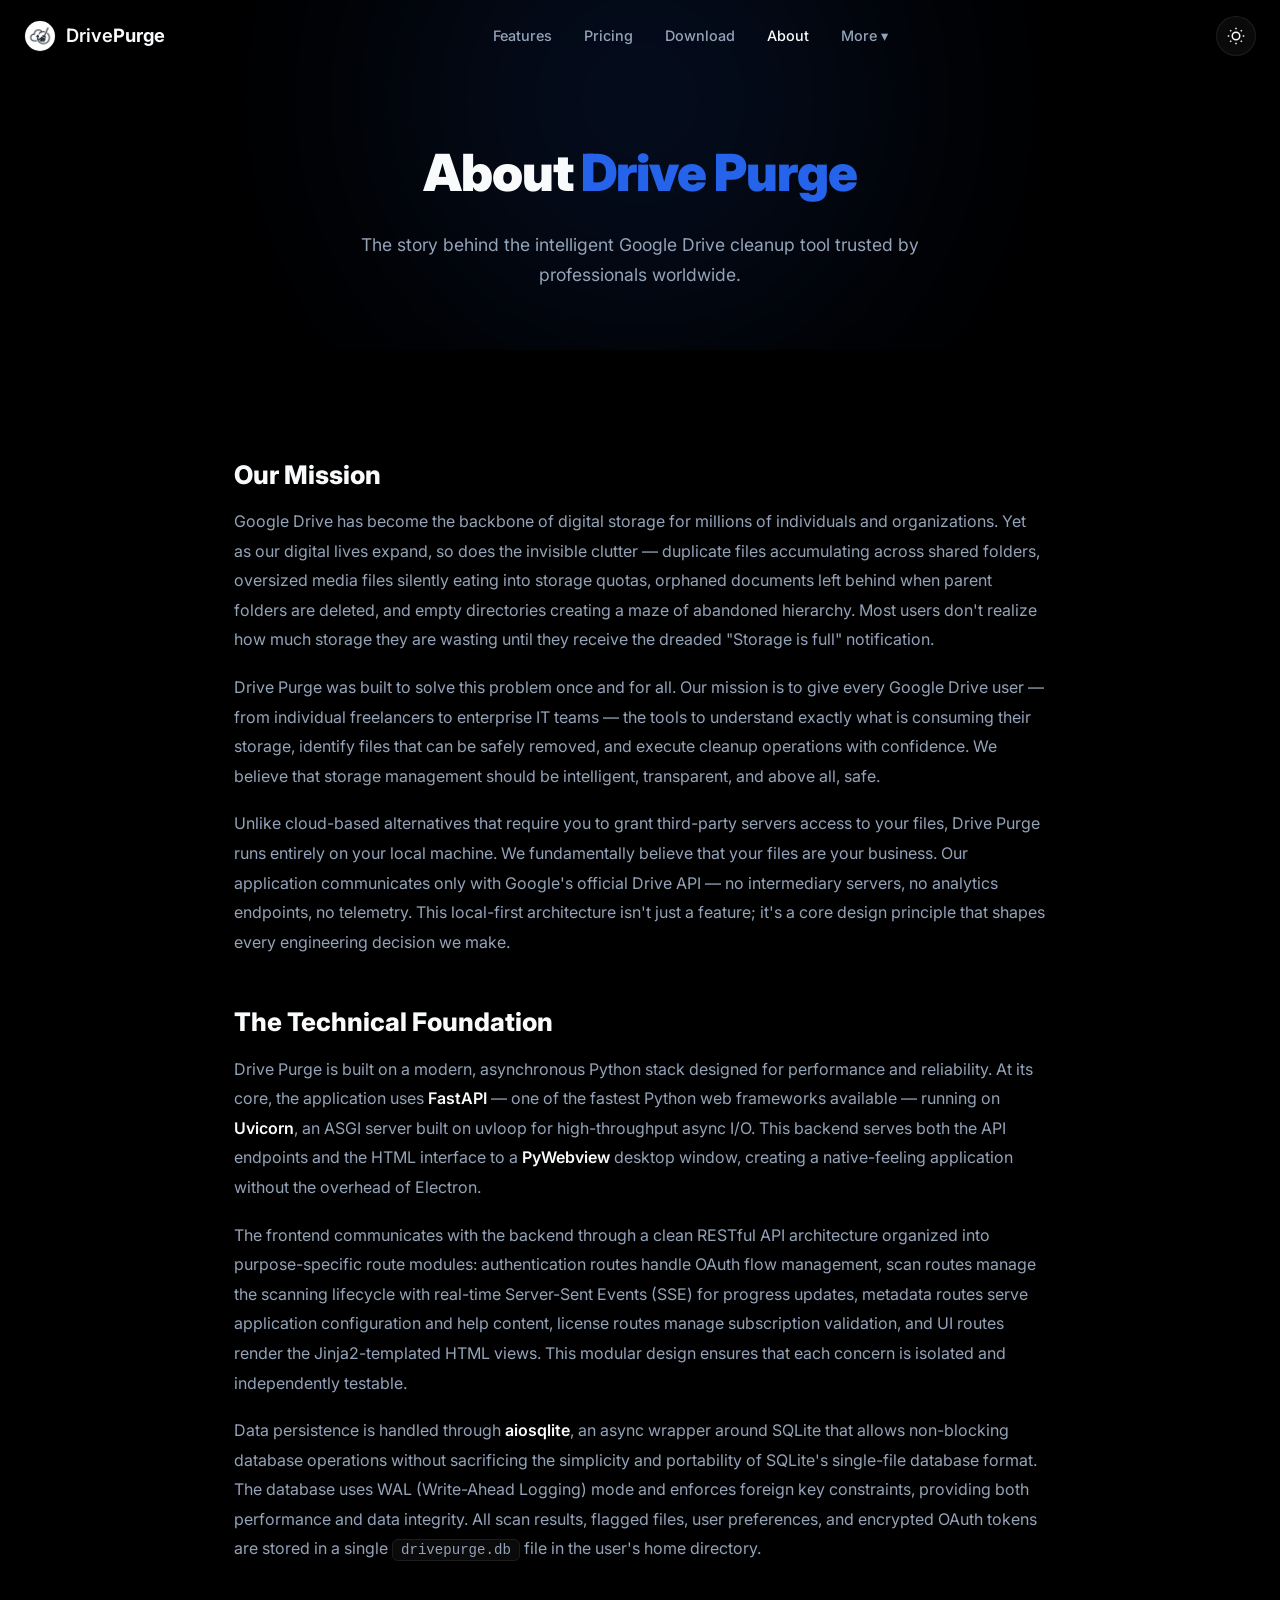
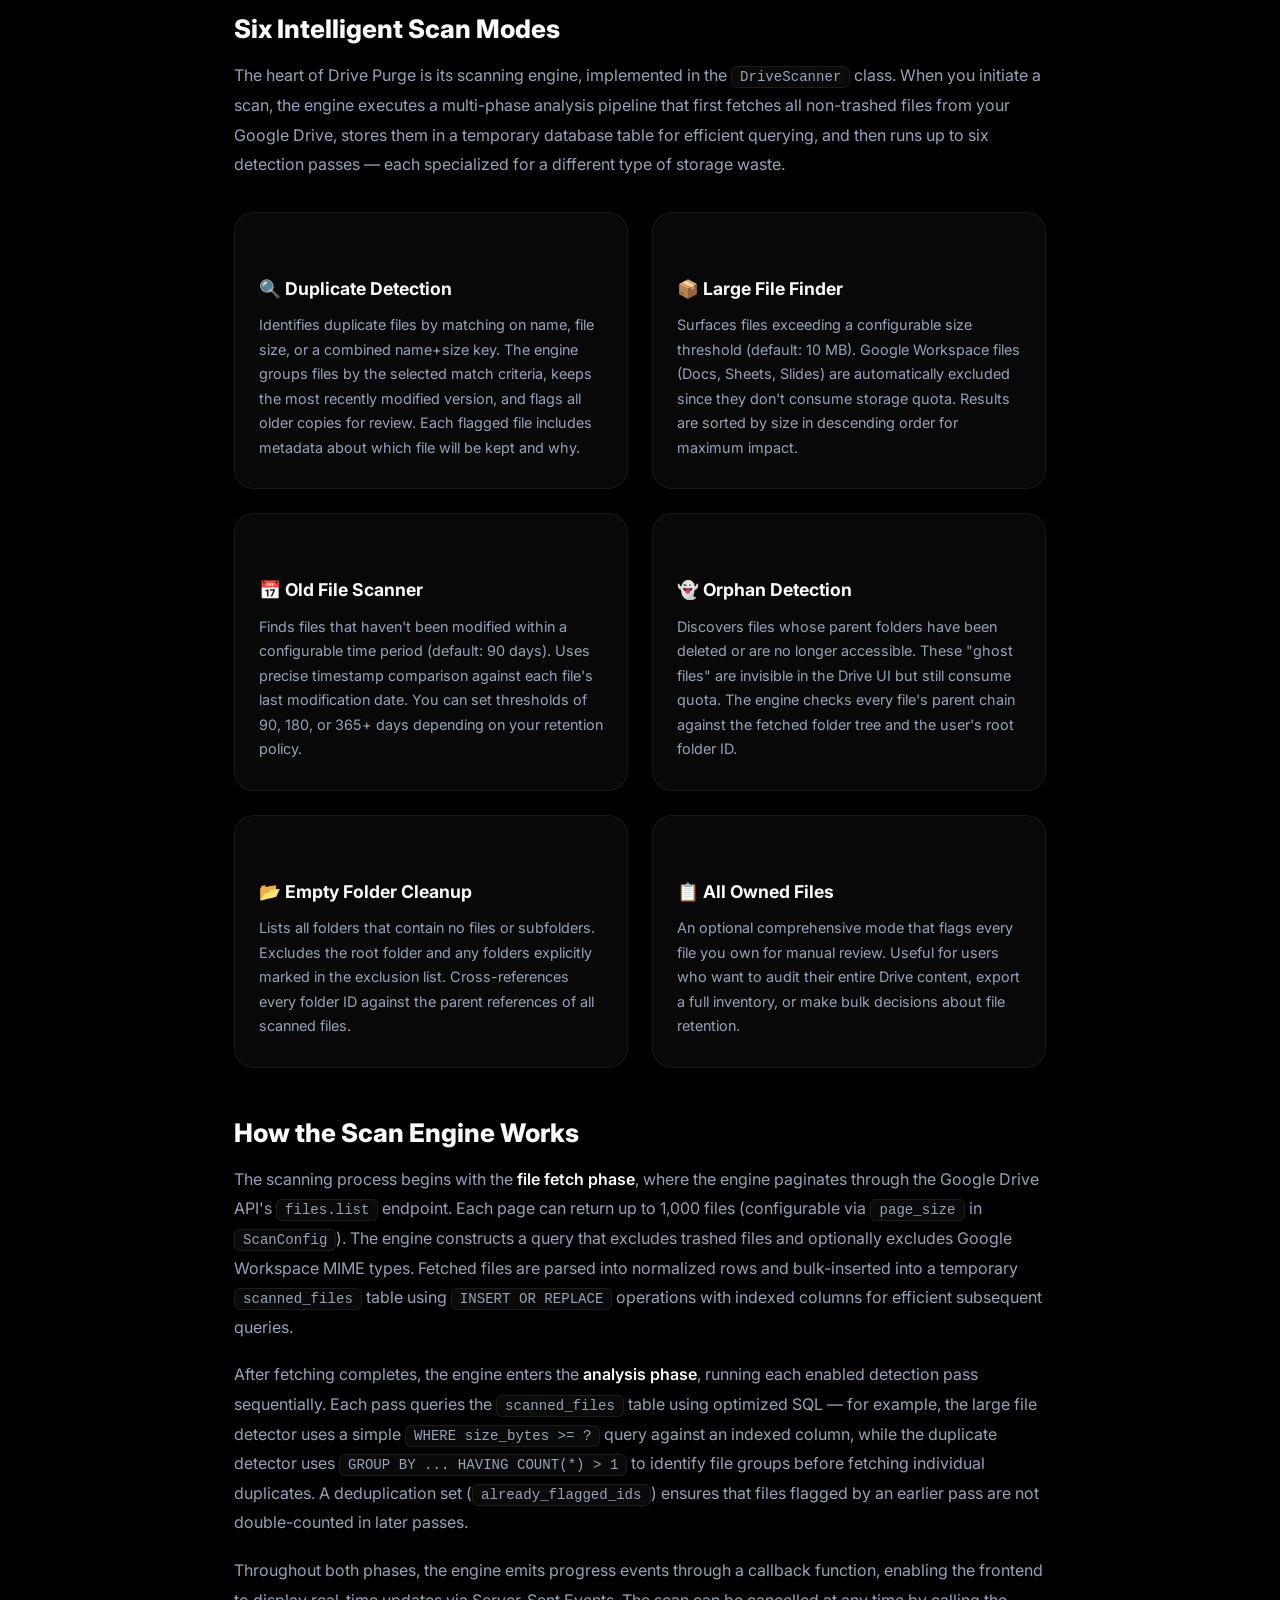
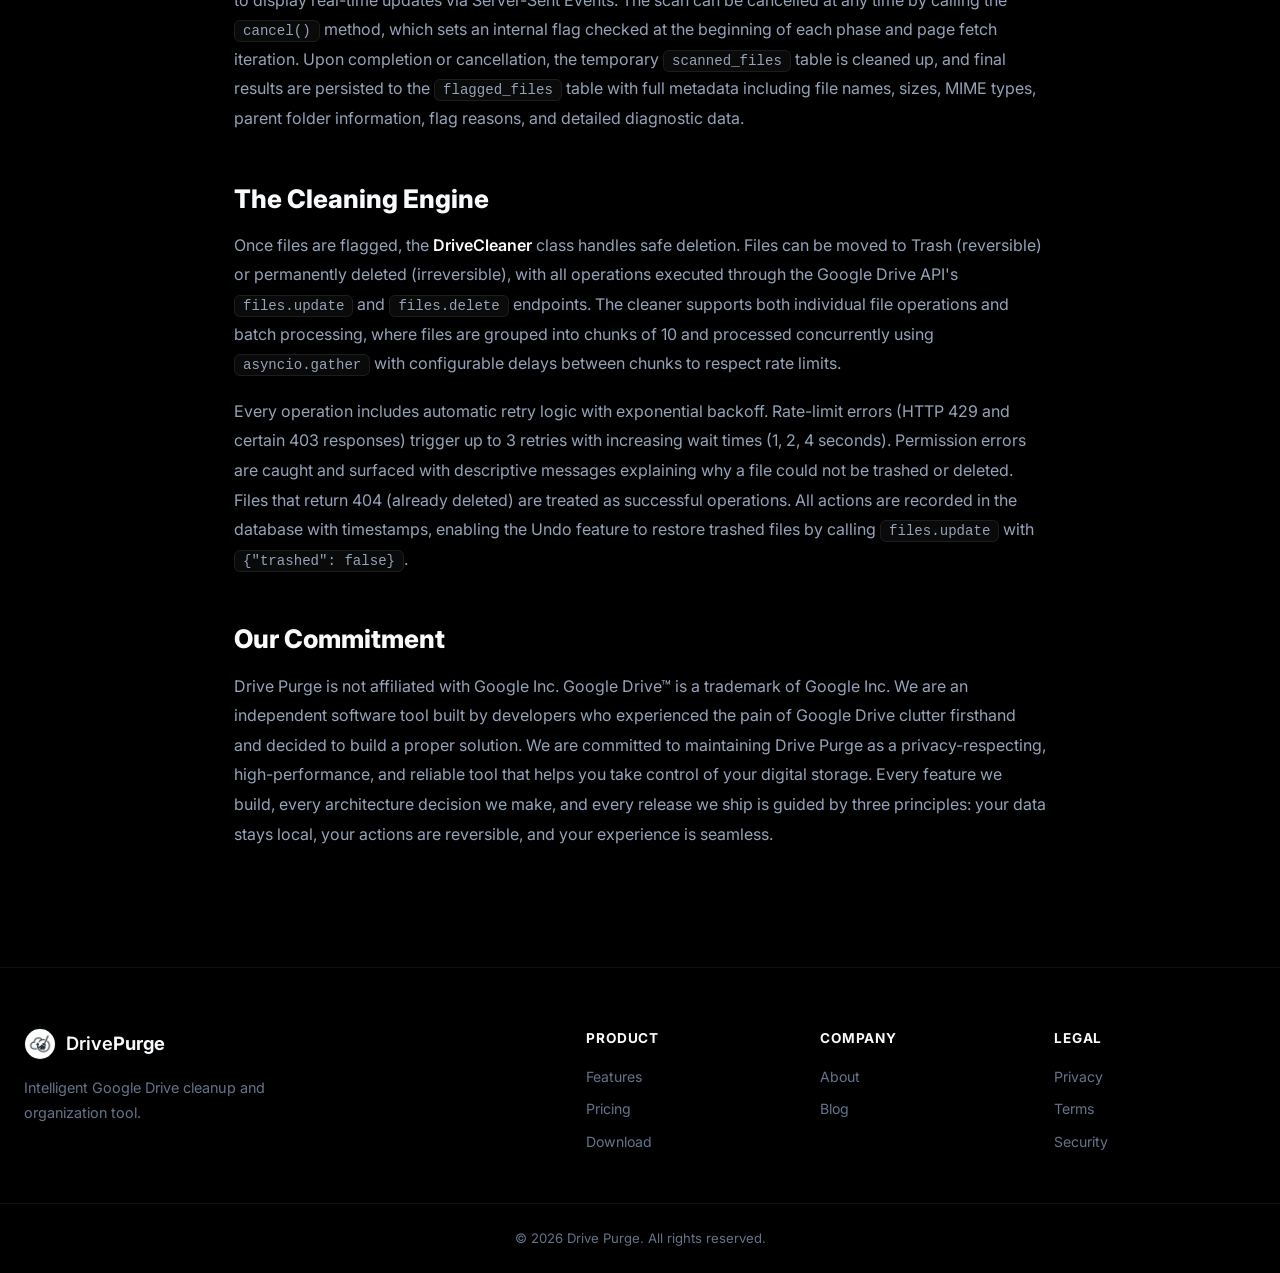
<file: about.html>
<!DOCTYPE html>
<html lang="en" data-theme="dark">
<head>
  <meta charset="UTF-8">
  <meta name="viewport" content="width=device-width, initial-scale=1.0">
  <title>About Drive Purge — Our Mission & Story</title>
  <meta name="description" content="Learn about Drive Purge, the intelligent Google Drive cleanup tool. Our mission, team philosophy, technical architecture, and commitment to user privacy.">
  <link rel="canonical" href="https://drivepurge.com/about.html">
  <link rel="icon" type="image/svg+xml" href="assets/favicon.svg">
  <script>(function(){var t=localStorage.getItem('dp-theme')||'dark';document.documentElement.setAttribute('data-theme',t)})()</script>
  <link rel="preconnect" href="https://fonts.googleapis.com">
  <link rel="preconnect" href="https://fonts.gstatic.com" crossorigin>
  <link href="https://fonts.googleapis.com/css2?family=Inter:wght@300;400;500;600;700;800;900&display=swap" rel="stylesheet">
  <link rel="stylesheet" href="assets/css/style.css">
</head>
<body>
  <nav class="nav" id="main-nav">
    <div class="nav__inner container">
      <a href="index.html" class="nav__logo">
        <img src="assets/logo.jpeg" alt="Drive Purge" class="nav__logo-icon">
        <span>Drive<strong>Purge</strong></span>
      </a>
      <ul class="nav__links" id="nav-links">
        <li><a href="features.html">Features</a></li>
        <li><a href="index.html#pricing">Pricing</a></li>
        <li><a href="download.html">Download</a></li>
        <li><a href="about.html" style="color:var(--text-primary)">About</a></li>
        <li class="nav__dropdown"><a href="#" class="nav__dropdown-trigger" aria-expanded="false" aria-haspopup="true">More ▾</a><ul class="nav__dropdown-menu"><li><a href="security.html">Security</a></li><li><a href="privacy.html">Privacy</a></li></ul></li>
      </ul>
      <div class="nav__actions">
        <button class="theme-toggle" id="theme-toggle" aria-label="Toggle theme"><svg class="icon-sun" viewBox="0 0 24 24" fill="none" stroke="currentColor" stroke-width="2"><circle cx="12" cy="12" r="5"/><line x1="12" y1="1" x2="12" y2="3"/><line x1="12" y1="21" x2="12" y2="23"/><line x1="4.22" y1="4.22" x2="5.64" y2="5.64"/><line x1="18.36" y1="18.36" x2="19.78" y2="19.78"/><line x1="1" y1="12" x2="3" y2="12"/><line x1="21" y1="12" x2="23" y2="12"/><line x1="4.22" y1="19.78" x2="5.64" y2="18.36"/><line x1="18.36" y1="5.64" x2="19.78" y2="4.22"/></svg><svg class="icon-moon" viewBox="0 0 24 24" fill="none" stroke="currentColor" stroke-width="2"><path d="M21 12.79A9 9 0 1111.21 3a7 7 0 009.79 9.79z"/></svg></button>
        <button class="nav__burger" id="nav-burger" aria-label="Menu"><span></span><span></span><span></span></button>
      </div>
    </div>
  </nav>

  <section class="page-hero">
    <div class="page-hero__glow"></div>
    <div class="container">
      <h1>About <span class="accent-text">Drive Purge</span></h1>
      <p>The story behind the intelligent Google Drive cleanup tool trusted by professionals worldwide.</p>
    </div>
  </section>

  <section class="page-content">
    <div class="container">
      <div class="prose">

        <h2>Our Mission</h2>
        <p>Google Drive has become the backbone of digital storage for millions of individuals and organizations. Yet as our digital lives expand, so does the invisible clutter — duplicate files accumulating across shared folders, oversized media files silently eating into storage quotas, orphaned documents left behind when parent folders are deleted, and empty directories creating a maze of abandoned hierarchy. Most users don't realize how much storage they are wasting until they receive the dreaded "Storage is full" notification.</p>
        <p>Drive Purge was built to solve this problem once and for all. Our mission is to give every Google Drive user — from individual freelancers to enterprise IT teams — the tools to understand exactly what is consuming their storage, identify files that can be safely removed, and execute cleanup operations with confidence. We believe that storage management should be intelligent, transparent, and above all, safe.</p>
        <p>Unlike cloud-based alternatives that require you to grant third-party servers access to your files, Drive Purge runs entirely on your local machine. We fundamentally believe that your files are your business. Our application communicates only with Google's official Drive API — no intermediary servers, no analytics endpoints, no telemetry. This local-first architecture isn't just a feature; it's a core design principle that shapes every engineering decision we make.</p>

        <h2>The Technical Foundation</h2>
        <p>Drive Purge is built on a modern, asynchronous Python stack designed for performance and reliability. At its core, the application uses <strong>FastAPI</strong> — one of the fastest Python web frameworks available — running on <strong>Uvicorn</strong>, an ASGI server built on uvloop for high-throughput async I/O. This backend serves both the API endpoints and the HTML interface to a <strong>PyWebview</strong> desktop window, creating a native-feeling application without the overhead of Electron.</p>
        <p>The frontend communicates with the backend through a clean RESTful API architecture organized into purpose-specific route modules: authentication routes handle OAuth flow management, scan routes manage the scanning lifecycle with real-time Server-Sent Events (SSE) for progress updates, metadata routes serve application configuration and help content, license routes manage subscription validation, and UI routes render the Jinja2-templated HTML views. This modular design ensures that each concern is isolated and independently testable.</p>
        <p>Data persistence is handled through <strong>aiosqlite</strong>, an async wrapper around SQLite that allows non-blocking database operations without sacrificing the simplicity and portability of SQLite's single-file database format. The database uses WAL (Write-Ahead Logging) mode and enforces foreign key constraints, providing both performance and data integrity. All scan results, flagged files, user preferences, and encrypted OAuth tokens are stored in a single <code>drivepurge.db</code> file in the user's home directory.</p>

        <h2>Six Intelligent Scan Modes</h2>
        <p>The heart of Drive Purge is its scanning engine, implemented in the <code>DriveScanner</code> class. When you initiate a scan, the engine executes a multi-phase analysis pipeline that first fetches all non-trashed files from your Google Drive, stores them in a temporary database table for efficient querying, and then runs up to six detection passes — each specialized for a different type of storage waste.</p>

        <div class="info-grid">
          <div class="info-card">
            <h3>🔍 Duplicate Detection</h3>
            <p>Identifies duplicate files by matching on name, file size, or a combined name+size key. The engine groups files by the selected match criteria, keeps the most recently modified version, and flags all older copies for review. Each flagged file includes metadata about which file will be kept and why.</p>
          </div>
          <div class="info-card">
            <h3>📦 Large File Finder</h3>
            <p>Surfaces files exceeding a configurable size threshold (default: 10 MB). Google Workspace files (Docs, Sheets, Slides) are automatically excluded since they don't consume storage quota. Results are sorted by size in descending order for maximum impact.</p>
          </div>
          <div class="info-card">
            <h3>📅 Old File Scanner</h3>
            <p>Finds files that haven't been modified within a configurable time period (default: 90 days). Uses precise timestamp comparison against each file's last modification date. You can set thresholds of 90, 180, or 365+ days depending on your retention policy.</p>
          </div>
          <div class="info-card">
            <h3>👻 Orphan Detection</h3>
            <p>Discovers files whose parent folders have been deleted or are no longer accessible. These "ghost files" are invisible in the Drive UI but still consume quota. The engine checks every file's parent chain against the fetched folder tree and the user's root folder ID.</p>
          </div>
          <div class="info-card">
            <h3>📂 Empty Folder Cleanup</h3>
            <p>Lists all folders that contain no files or subfolders. Excludes the root folder and any folders explicitly marked in the exclusion list. Cross-references every folder ID against the parent references of all scanned files.</p>
          </div>
          <div class="info-card">
            <h3>📋 All Owned Files</h3>
            <p>An optional comprehensive mode that flags every file you own for manual review. Useful for users who want to audit their entire Drive content, export a full inventory, or make bulk decisions about file retention.</p>
          </div>
        </div>

        <h2>How the Scan Engine Works</h2>
        <p>The scanning process begins with the <strong>file fetch phase</strong>, where the engine paginates through the Google Drive API's <code>files.list</code> endpoint. Each page can return up to 1,000 files (configurable via <code>page_size</code> in <code>ScanConfig</code>). The engine constructs a query that excludes trashed files and optionally excludes Google Workspace MIME types. Fetched files are parsed into normalized rows and bulk-inserted into a temporary <code>scanned_files</code> table using <code>INSERT OR REPLACE</code> operations with indexed columns for efficient subsequent queries.</p>
        <p>After fetching completes, the engine enters the <strong>analysis phase</strong>, running each enabled detection pass sequentially. Each pass queries the <code>scanned_files</code> table using optimized SQL — for example, the large file detector uses a simple <code>WHERE size_bytes >= ?</code> query against an indexed column, while the duplicate detector uses <code>GROUP BY ... HAVING COUNT(*) > 1</code> to identify file groups before fetching individual duplicates. A deduplication set (<code>already_flagged_ids</code>) ensures that files flagged by an earlier pass are not double-counted in later passes.</p>
        <p>Throughout both phases, the engine emits progress events through a callback function, enabling the frontend to display real-time updates via Server-Sent Events. The scan can be cancelled at any time by calling the <code>cancel()</code> method, which sets an internal flag checked at the beginning of each phase and page fetch iteration. Upon completion or cancellation, the temporary <code>scanned_files</code> table is cleaned up, and final results are persisted to the <code>flagged_files</code> table with full metadata including file names, sizes, MIME types, parent folder information, flag reasons, and detailed diagnostic data.</p>

        <h2>The Cleaning Engine</h2>
        <p>Once files are flagged, the <strong>DriveCleaner</strong> class handles safe deletion. Files can be moved to Trash (reversible) or permanently deleted (irreversible), with all operations executed through the Google Drive API's <code>files.update</code> and <code>files.delete</code> endpoints. The cleaner supports both individual file operations and batch processing, where files are grouped into chunks of 10 and processed concurrently using <code>asyncio.gather</code> with configurable delays between chunks to respect rate limits.</p>
        <p>Every operation includes automatic retry logic with exponential backoff. Rate-limit errors (HTTP 429 and certain 403 responses) trigger up to 3 retries with increasing wait times (1, 2, 4 seconds). Permission errors are caught and surfaced with descriptive messages explaining why a file could not be trashed or deleted. Files that return 404 (already deleted) are treated as successful operations. All actions are recorded in the database with timestamps, enabling the Undo feature to restore trashed files by calling <code>files.update</code> with <code>{"trashed": false}</code>.</p>

        <h2>Our Commitment</h2>
        <p>Drive Purge is not affiliated with Google Inc. Google Drive™ is a trademark of Google Inc. We are an independent software tool built by developers who experienced the pain of Google Drive clutter firsthand and decided to build a proper solution. We are committed to maintaining Drive Purge as a privacy-respecting, high-performance, and reliable tool that helps you take control of your digital storage. Every feature we build, every architecture decision we make, and every release we ship is guided by three principles: your data stays local, your actions are reversible, and your experience is seamless.</p>

      </div>
    </div>
  </section>

  <footer class="footer">
    <div class="container footer__inner">
      <div class="footer__brand">
        <a href="index.html" class="nav__logo">
          <img src="assets/logo.jpeg" alt="Drive Purge" class="nav__logo-icon">
          <span>Drive<strong>Purge</strong></span>
        </a>
        <p>Intelligent Google Drive cleanup and organization tool.</p>
      </div>
      <div class="footer__links">
        <div class="footer__col"><h4>Product</h4><a href="features.html">Features</a><a href="pricing.html">Pricing</a><a href="download.html">Download</a></div>
        <div class="footer__col"><h4>Company</h4><a href="about.html">About</a><a href="blog.html">Blog</a></div>
        <div class="footer__col"><h4>Legal</h4><a href="privacy.html">Privacy</a><a href="terms.html">Terms</a><a href="security.html">Security</a></div>
      </div>
    </div>
    <div class="container footer__bottom"><p>&copy; 2026 Drive Purge. All rights reserved.</p></div>
  </footer>
  <script src="assets/js/script.js" defer></script>
</body>
</html>
</file>
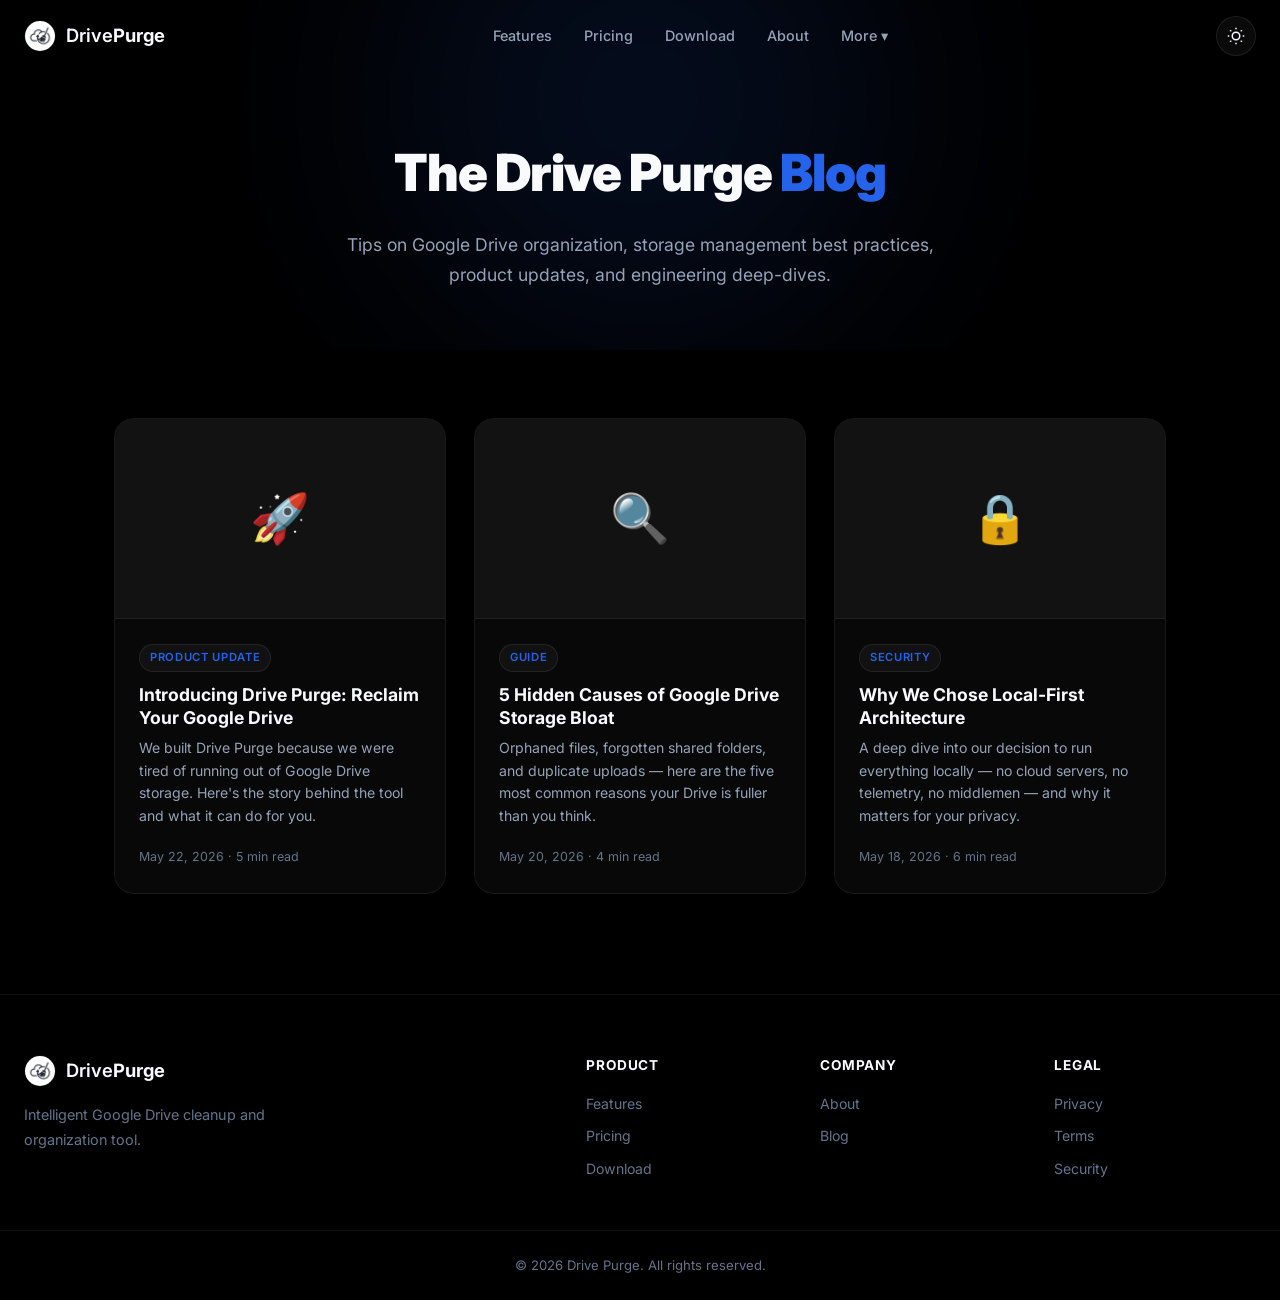
<file: blog.html>
<!DOCTYPE html>
<html lang="en" data-theme="dark">
<head>
  <meta charset="UTF-8">
  <meta name="viewport" content="width=device-width, initial-scale=1.0">
  <title>Blog — Drive Purge</title>
  <meta name="description" content="Drive Purge blog. Tips on Google Drive organization, storage management, product updates, and engineering insights.">
  <link rel="canonical" href="https://drivepurge.com/blog.html">
  <link rel="icon" type="image/svg+xml" href="assets/favicon.svg">
  <script>(function(){var t=localStorage.getItem('dp-theme')||'dark';document.documentElement.setAttribute('data-theme',t)})()</script>
  <link rel="preconnect" href="https://fonts.googleapis.com">
  <link rel="preconnect" href="https://fonts.gstatic.com" crossorigin>
  <link href="https://fonts.googleapis.com/css2?family=Inter:wght@300;400;500;600;700;800;900&display=swap" rel="stylesheet">
  <link rel="stylesheet" href="assets/css/style.css">
</head>
<body>
  <nav class="nav" id="main-nav">
    <div class="nav__inner container">
      <a href="index.html" class="nav__logo">
        <img src="assets/logo.jpeg" alt="Drive Purge" class="nav__logo-icon">
        <span>Drive<strong>Purge</strong></span>
      </a>
      <ul class="nav__links" id="nav-links">
        <li><a href="index.html#features">Features</a></li>
        <li><a href="pricing.html">Pricing</a></li>
        <li><a href="download.html">Download</a></li>
        <li><a href="about.html">About</a></li>
        <li class="nav__dropdown"><a href="#" class="nav__dropdown-trigger" aria-expanded="false" aria-haspopup="true">More ▾</a><ul class="nav__dropdown-menu"><li><a href="security.html">Security</a></li><li><a href="privacy.html">Privacy</a></li></ul></li>
      </ul>
      <div class="nav__actions">
        <button class="theme-toggle" id="theme-toggle" aria-label="Toggle theme"><svg class="icon-sun" viewBox="0 0 24 24" fill="none" stroke="currentColor" stroke-width="2"><circle cx="12" cy="12" r="5"/><line x1="12" y1="1" x2="12" y2="3"/><line x1="12" y1="21" x2="12" y2="23"/><line x1="4.22" y1="4.22" x2="5.64" y2="5.64"/><line x1="18.36" y1="18.36" x2="19.78" y2="19.78"/><line x1="1" y1="12" x2="3" y2="12"/><line x1="21" y1="12" x2="23" y2="12"/><line x1="4.22" y1="19.78" x2="5.64" y2="18.36"/><line x1="18.36" y1="5.64" x2="19.78" y2="4.22"/></svg><svg class="icon-moon" viewBox="0 0 24 24" fill="none" stroke="currentColor" stroke-width="2"><path d="M21 12.79A9 9 0 1111.21 3a7 7 0 009.79 9.79z"/></svg></button>
        <button class="nav__burger" id="nav-burger" aria-label="Menu"><span></span><span></span><span></span></button>
      </div>
    </div>
  </nav>

  <section class="page-hero">
    <div class="page-hero__glow"></div>
    <div class="container">
      <h1>The Drive Purge <span class="accent-text">Blog</span></h1>
      <p>Tips on Google Drive organization, storage management best practices, product updates, and engineering deep-dives.</p>
    </div>
  </section>

  <section class="page-content" style="padding-top:20px">
    <div class="container" style="max-width:1100px">
      <div class="blog-grid">

        <a href="blog_template.html" class="blog-card glass-card" style="text-decoration:none;color:inherit">
          <div class="blog-card__img--placeholder">🚀</div>
          <div class="blog-card__body">
            <span class="blog-card__tag">Product Update</span>
            <h3 class="blog-card__title">Introducing Drive Purge: Reclaim Your Google Drive</h3>
            <p class="blog-card__excerpt">We built Drive Purge because we were tired of running out of Google Drive storage. Here's the story behind the tool and what it can do for you.</p>
            <span class="blog-card__meta">May 22, 2026 · 5 min read</span>
          </div>
        </a>

        <a href="blog_template.html" class="blog-card glass-card" style="text-decoration:none;color:inherit">
          <div class="blog-card__img--placeholder">🔍</div>
          <div class="blog-card__body">
            <span class="blog-card__tag">Guide</span>
            <h3 class="blog-card__title">5 Hidden Causes of Google Drive Storage Bloat</h3>
            <p class="blog-card__excerpt">Orphaned files, forgotten shared folders, and duplicate uploads — here are the five most common reasons your Drive is fuller than you think.</p>
            <span class="blog-card__meta">May 20, 2026 · 4 min read</span>
          </div>
        </a>

        <a href="blog_template.html" class="blog-card glass-card" style="text-decoration:none;color:inherit">
          <div class="blog-card__img--placeholder">🔒</div>
          <div class="blog-card__body">
            <span class="blog-card__tag">Security</span>
            <h3 class="blog-card__title">Why We Chose Local-First Architecture</h3>
            <p class="blog-card__excerpt">A deep dive into our decision to run everything locally — no cloud servers, no telemetry, no middlemen — and why it matters for your privacy.</p>
            <span class="blog-card__meta">May 18, 2026 · 6 min read</span>
          </div>
        </a>

      </div>
    </div>
  </section>

  <footer class="footer">
    <div class="container footer__inner">
      <div class="footer__brand">
        <a href="index.html" class="nav__logo">
          <img src="assets/logo.jpeg" alt="Drive Purge" class="nav__logo-icon">
          <span>Drive<strong>Purge</strong></span>
        </a>
        <p>Intelligent Google Drive cleanup and organization tool.</p>
      </div>
      <div class="footer__links">
        <div class="footer__col"><h4>Product</h4><a href="index.html#features">Features</a><a href="pricing.html">Pricing</a><a href="download.html">Download</a></div>
        <div class="footer__col"><h4>Company</h4><a href="about.html">About</a><a href="blog.html">Blog</a></div>
        <div class="footer__col"><h4>Legal</h4><a href="privacy.html">Privacy</a><a href="terms.html">Terms</a><a href="security.html">Security</a></div>
      </div>
    </div>
    <div class="container footer__bottom"><p>&copy; 2026 Drive Purge. All rights reserved.</p></div>
  </footer>
  <script src="assets/js/script.js" defer></script>
</body>
</html>
</file>
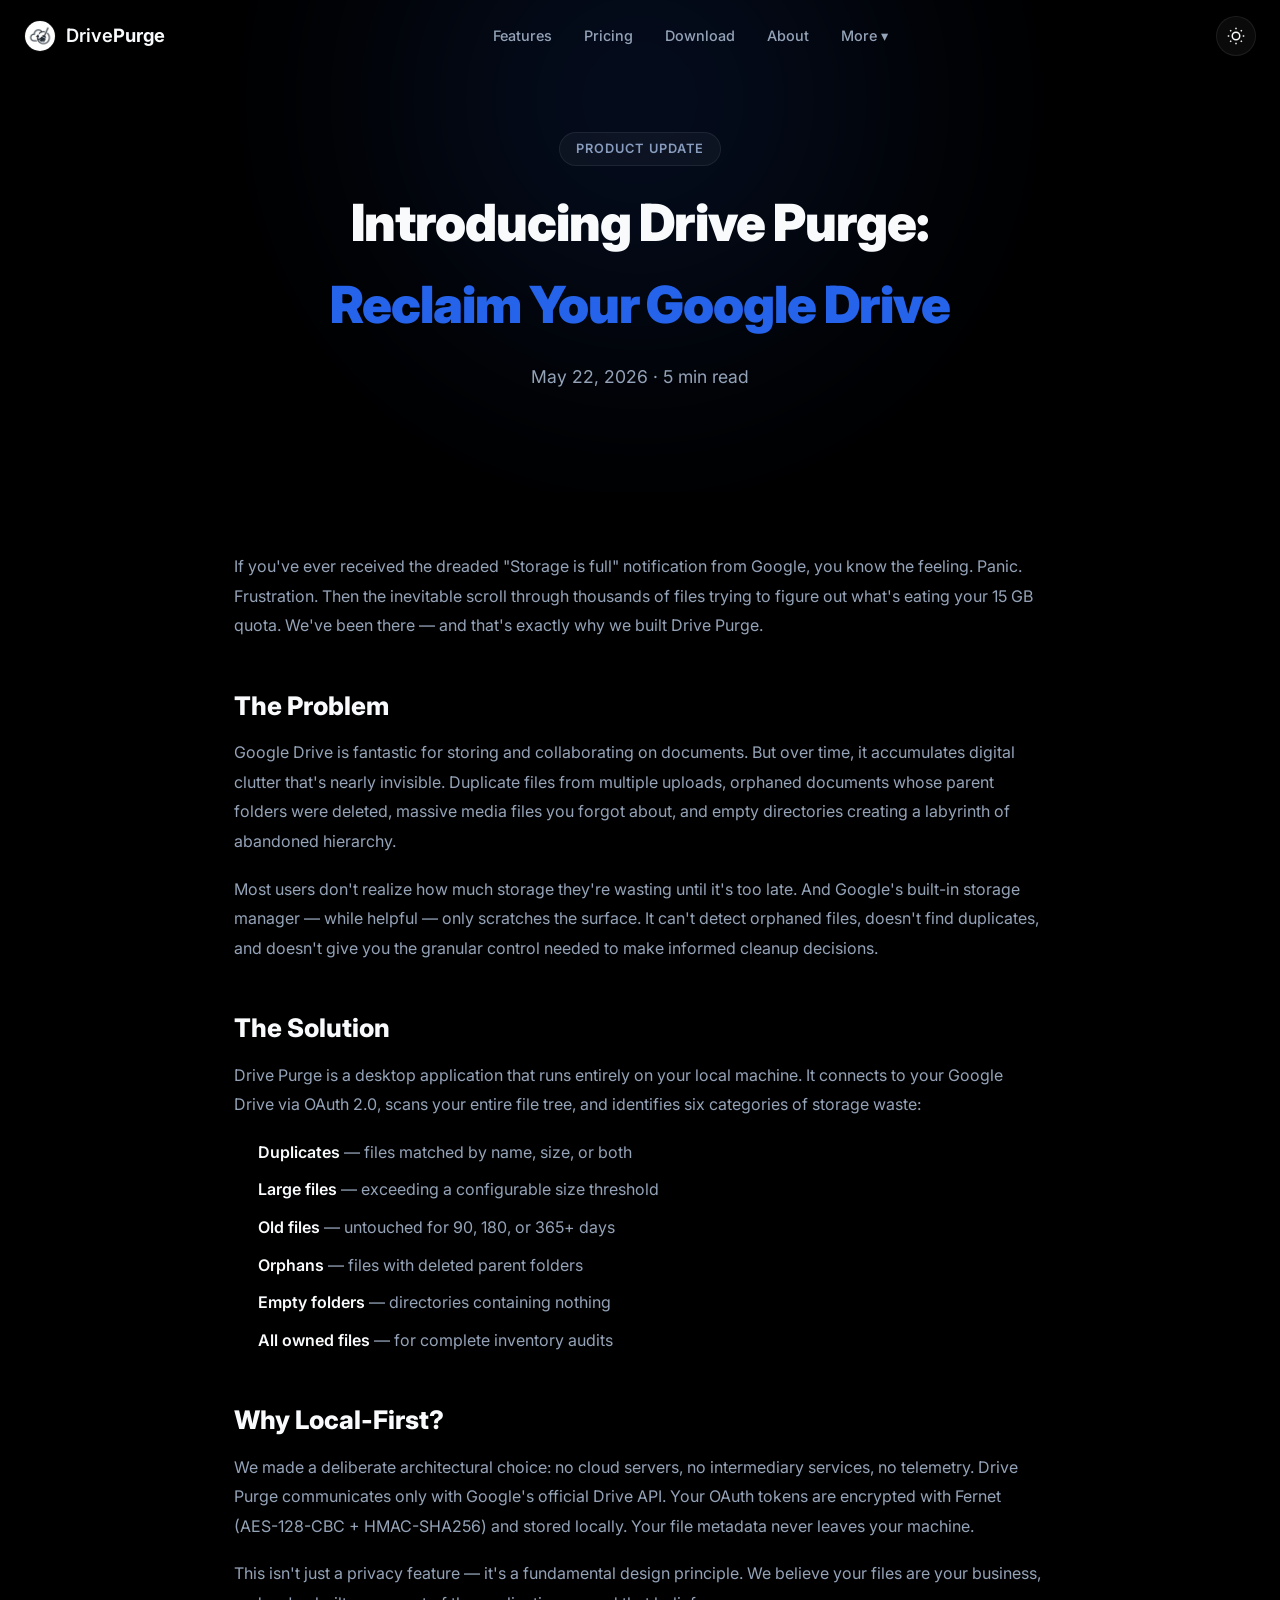
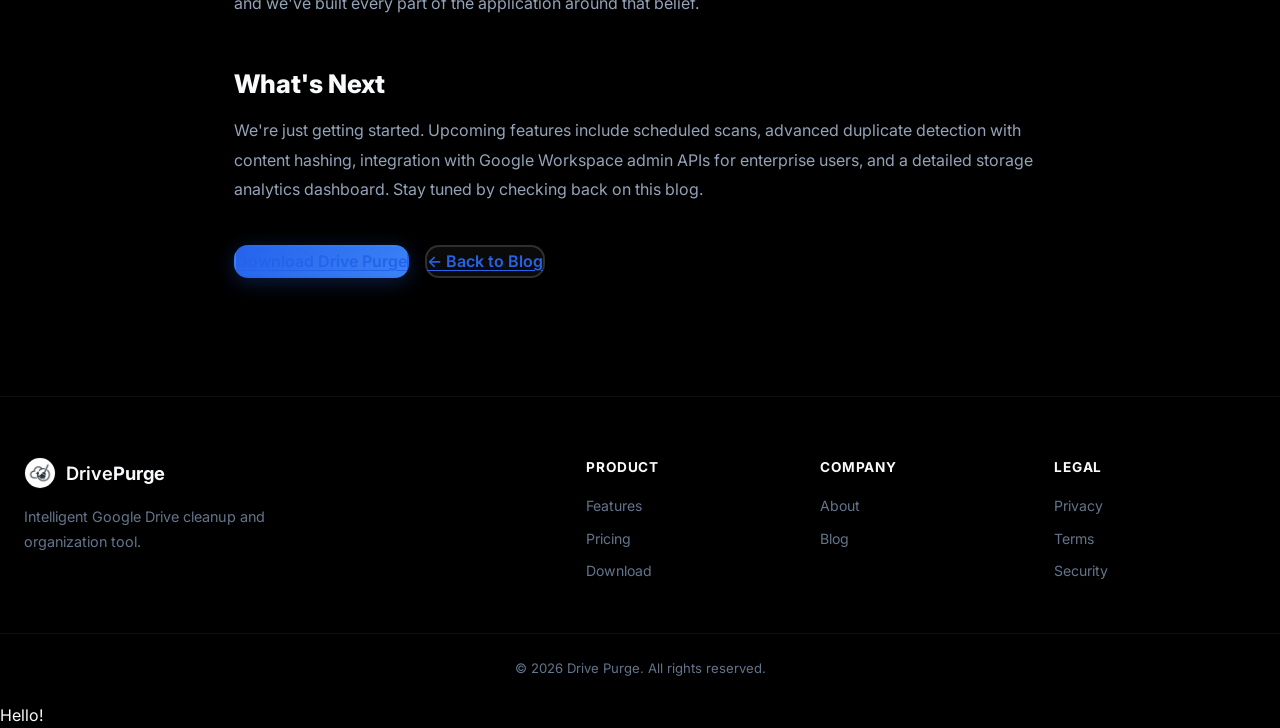
<file: blog_template.html>
<!DOCTYPE html>
<html lang="en" data-theme="dark">
<head>
  <meta charset="UTF-8">
  <meta name="viewport" content="width=device-width, initial-scale=1.0">
  <title>Introducing Drive Purge: Reclaim Your Google Drive — Blog</title>
  <meta name="description" content="We built Drive Purge because we were tired of running out of Google Drive storage. Here's the story behind the tool and what it can do for you.">
  <link rel="icon" type="image/svg+xml" href="assets/favicon.svg">
  <script>(function(){var t=localStorage.getItem('dp-theme')||'dark';document.documentElement.setAttribute('data-theme',t)})()</script>
  <link rel="preconnect" href="https://fonts.googleapis.com">
  <link rel="preconnect" href="https://fonts.gstatic.com" crossorigin>
  <link href="https://fonts.googleapis.com/css2?family=Inter:wght@300;400;500;600;700;800;900&display=swap" rel="stylesheet">
  <link rel="stylesheet" href="assets/css/style.css">
</head>
<body>
  <nav class="nav" id="main-nav">
    <div class="nav__inner container">
      <a href="index.html" class="nav__logo">
        <img src="assets/logo.jpeg" alt="Drive Purge" class="nav__logo-icon">
        <span>Drive<strong>Purge</strong></span>
      </a>
      <ul class="nav__links" id="nav-links">
        <li><a href="index.html#features">Features</a></li>
        <li><a href="pricing.html">Pricing</a></li>
        <li><a href="download.html">Download</a></li>
        <li><a href="about.html">About</a></li>
        <li class="nav__dropdown"><a href="#" class="nav__dropdown-trigger" aria-expanded="false" aria-haspopup="true">More ▾</a><ul class="nav__dropdown-menu"><li><a href="security.html">Security</a></li><li><a href="privacy.html">Privacy</a></li></ul></li>
      </ul>
      <div class="nav__actions">
        <button class="theme-toggle" id="theme-toggle" aria-label="Toggle theme"><svg class="icon-sun" viewBox="0 0 24 24" fill="none" stroke="currentColor" stroke-width="2"><circle cx="12" cy="12" r="5"/><line x1="12" y1="1" x2="12" y2="3"/><line x1="12" y1="21" x2="12" y2="23"/><line x1="4.22" y1="4.22" x2="5.64" y2="5.64"/><line x1="18.36" y1="18.36" x2="19.78" y2="19.78"/><line x1="1" y1="12" x2="3" y2="12"/><line x1="21" y1="12" x2="23" y2="12"/><line x1="4.22" y1="19.78" x2="5.64" y2="18.36"/><line x1="18.36" y1="5.64" x2="19.78" y2="4.22"/></svg><svg class="icon-moon" viewBox="0 0 24 24" fill="none" stroke="currentColor" stroke-width="2"><path d="M21 12.79A9 9 0 1111.21 3a7 7 0 009.79 9.79z"/></svg></button>
        <button class="nav__burger" id="nav-burger" aria-label="Menu"><span></span><span></span><span></span></button>
      </div>
    </div>
  </nav>

  <section class="page-hero">
    <div class="page-hero__glow"></div>
    <div class="container">
      <div class="blog-post__header">
        <span class="section-tag">Product Update</span>
        <h1>Introducing Drive Purge: <span class="accent-text">Reclaim Your Google Drive</span></h1>
        <p class="blog-post__meta">May 22, 2026 · 5 min read</p>
      </div>
    </div>
  </section>

  <section class="page-content">
    <div class="container">
      <div class="prose">

        <p>If you've ever received the dreaded "Storage is full" notification from Google, you know the feeling. Panic. Frustration. Then the inevitable scroll through thousands of files trying to figure out what's eating your 15 GB quota. We've been there — and that's exactly why we built Drive Purge.</p>

        <h2>The Problem</h2>
        <p>Google Drive is fantastic for storing and collaborating on documents. But over time, it accumulates digital clutter that's nearly invisible. Duplicate files from multiple uploads, orphaned documents whose parent folders were deleted, massive media files you forgot about, and empty directories creating a labyrinth of abandoned hierarchy.</p>
        <p>Most users don't realize how much storage they're wasting until it's too late. And Google's built-in storage manager — while helpful — only scratches the surface. It can't detect orphaned files, doesn't find duplicates, and doesn't give you the granular control needed to make informed cleanup decisions.</p>

        <h2>The Solution</h2>
        <p>Drive Purge is a desktop application that runs entirely on your local machine. It connects to your Google Drive via OAuth 2.0, scans your entire file tree, and identifies six categories of storage waste:</p>
        <ul>
          <li><strong>Duplicates</strong> — files matched by name, size, or both</li>
          <li><strong>Large files</strong> — exceeding a configurable size threshold</li>
          <li><strong>Old files</strong> — untouched for 90, 180, or 365+ days</li>
          <li><strong>Orphans</strong> — files with deleted parent folders</li>
          <li><strong>Empty folders</strong> — directories containing nothing</li>
          <li><strong>All owned files</strong> — for complete inventory audits</li>
        </ul>

        <h2>Why Local-First?</h2>
        <p>We made a deliberate architectural choice: no cloud servers, no intermediary services, no telemetry. Drive Purge communicates only with Google's official Drive API. Your OAuth tokens are encrypted with Fernet (AES-128-CBC + HMAC-SHA256) and stored locally. Your file metadata never leaves your machine.</p>
        <p>This isn't just a privacy feature — it's a fundamental design principle. We believe your files are your business, and we've built every part of the application around that belief.</p>

        <h2>What's Next</h2>
        <p>We're just getting started. Upcoming features include scheduled scans, advanced duplicate detection with content hashing, integration with Google Workspace admin APIs for enterprise users, and a detailed storage analytics dashboard. Stay tuned by checking back on this blog.</p>

        <p style="margin-top:40px"><a href="download.html" class="btn btn--primary">Download Drive Purge</a> <a href="blog.html" class="btn btn--ghost" style="margin-left:12px">← Back to Blog</a></p>

      </div>
    </div>
  </section>

  <footer class="footer">
    <div class="container footer__inner">
      <div class="footer__brand">
        <a href="index.html" class="nav__logo">
          <img src="assets/logo.jpeg" alt="Drive Purge" class="nav__logo-icon">
          <span>Drive<strong>Purge</strong></span>
        </a>
        <p>Intelligent Google Drive cleanup and organization tool.</p>
      </div>
      <div class="footer__links">
        <div class="footer__col"><h4>Product</h4><a href="index.html#features">Features</a><a href="pricing.html">Pricing</a><a href="download.html">Download</a></div>
        <div class="footer__col"><h4>Company</h4><a href="about.html">About</a><a href="blog.html">Blog</a></div>
        <div class="footer__col"><h4>Legal</h4><a href="privacy.html">Privacy</a><a href="terms.html">Terms</a><a href="security.html">Security</a></div>
      </div>
    </div>
    <div class="container footer__bottom"><p>&copy; 2026 Drive Purge. All rights reserved.</p></div>
  </footer>
  <script src="assets/js/script.js" defer></script>
</body>
</html>
Hello!

<!-- I am jsut hacking yes! -->
</file>
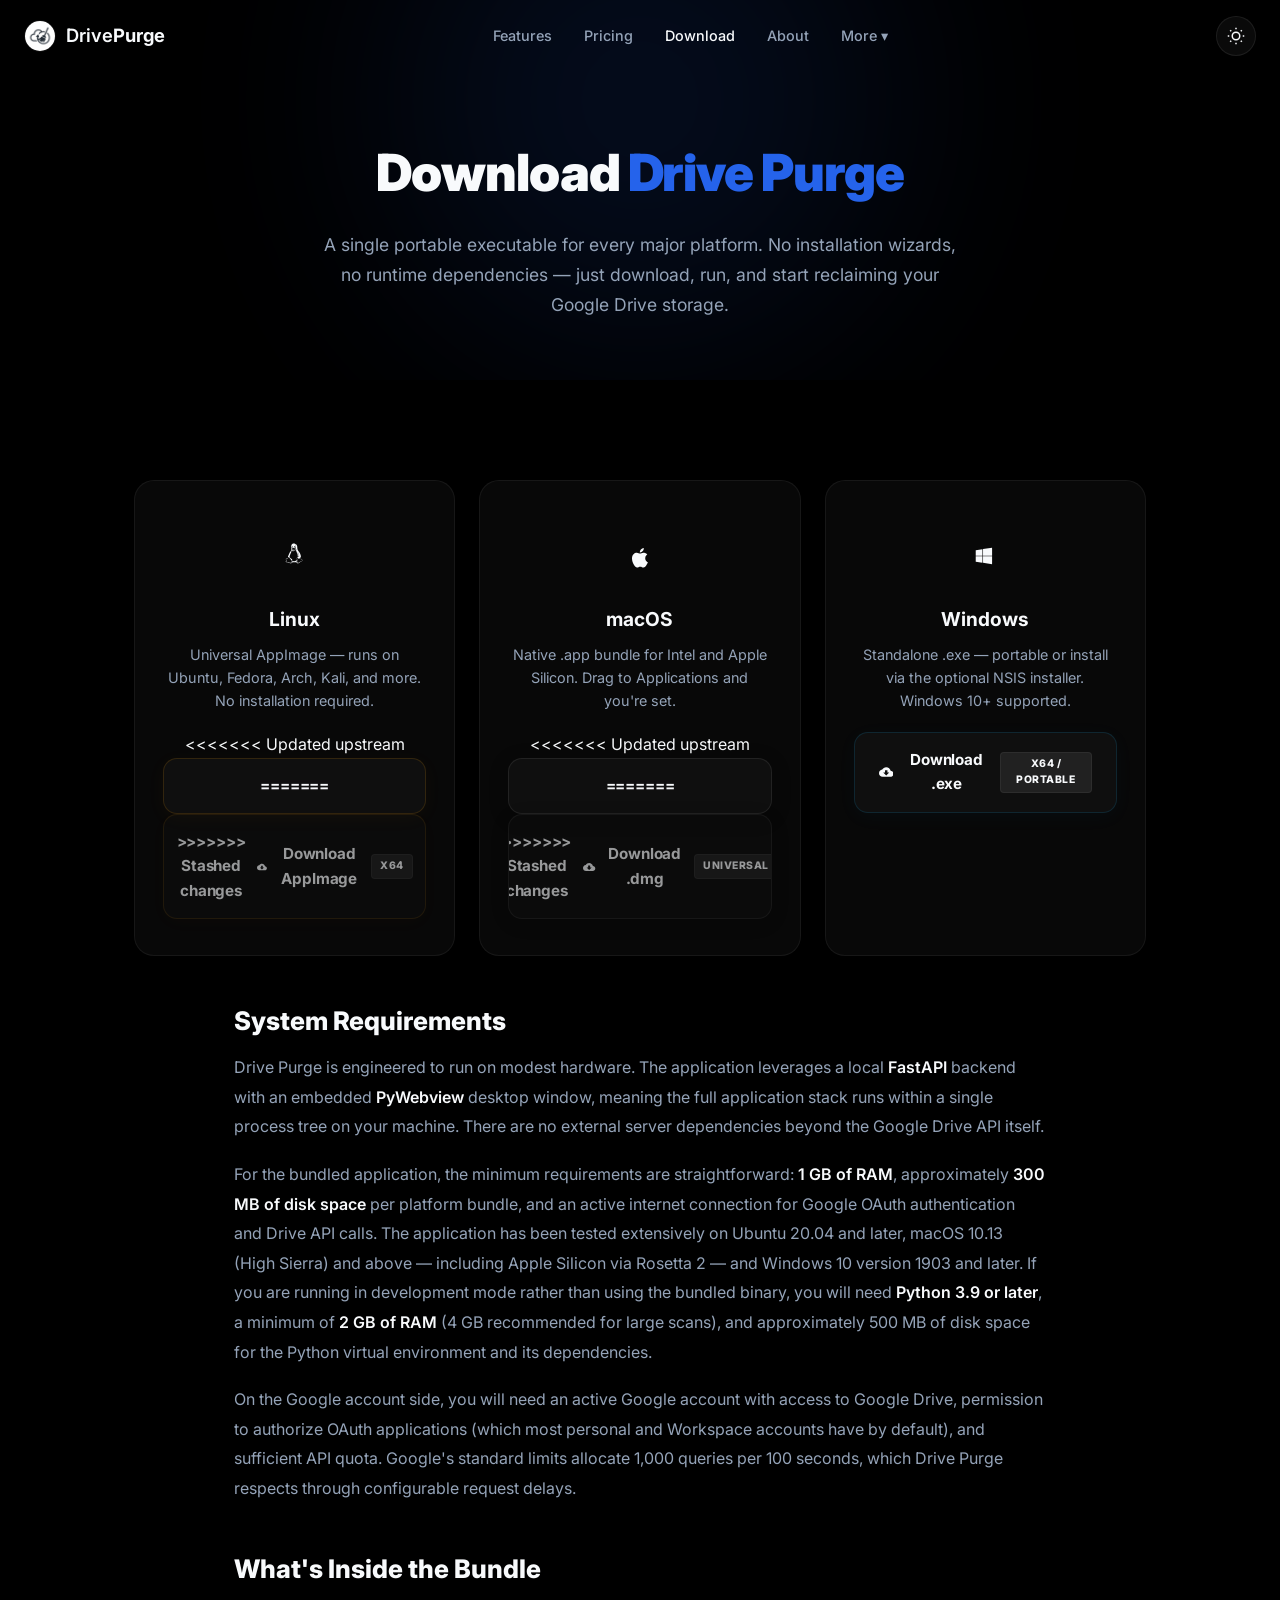
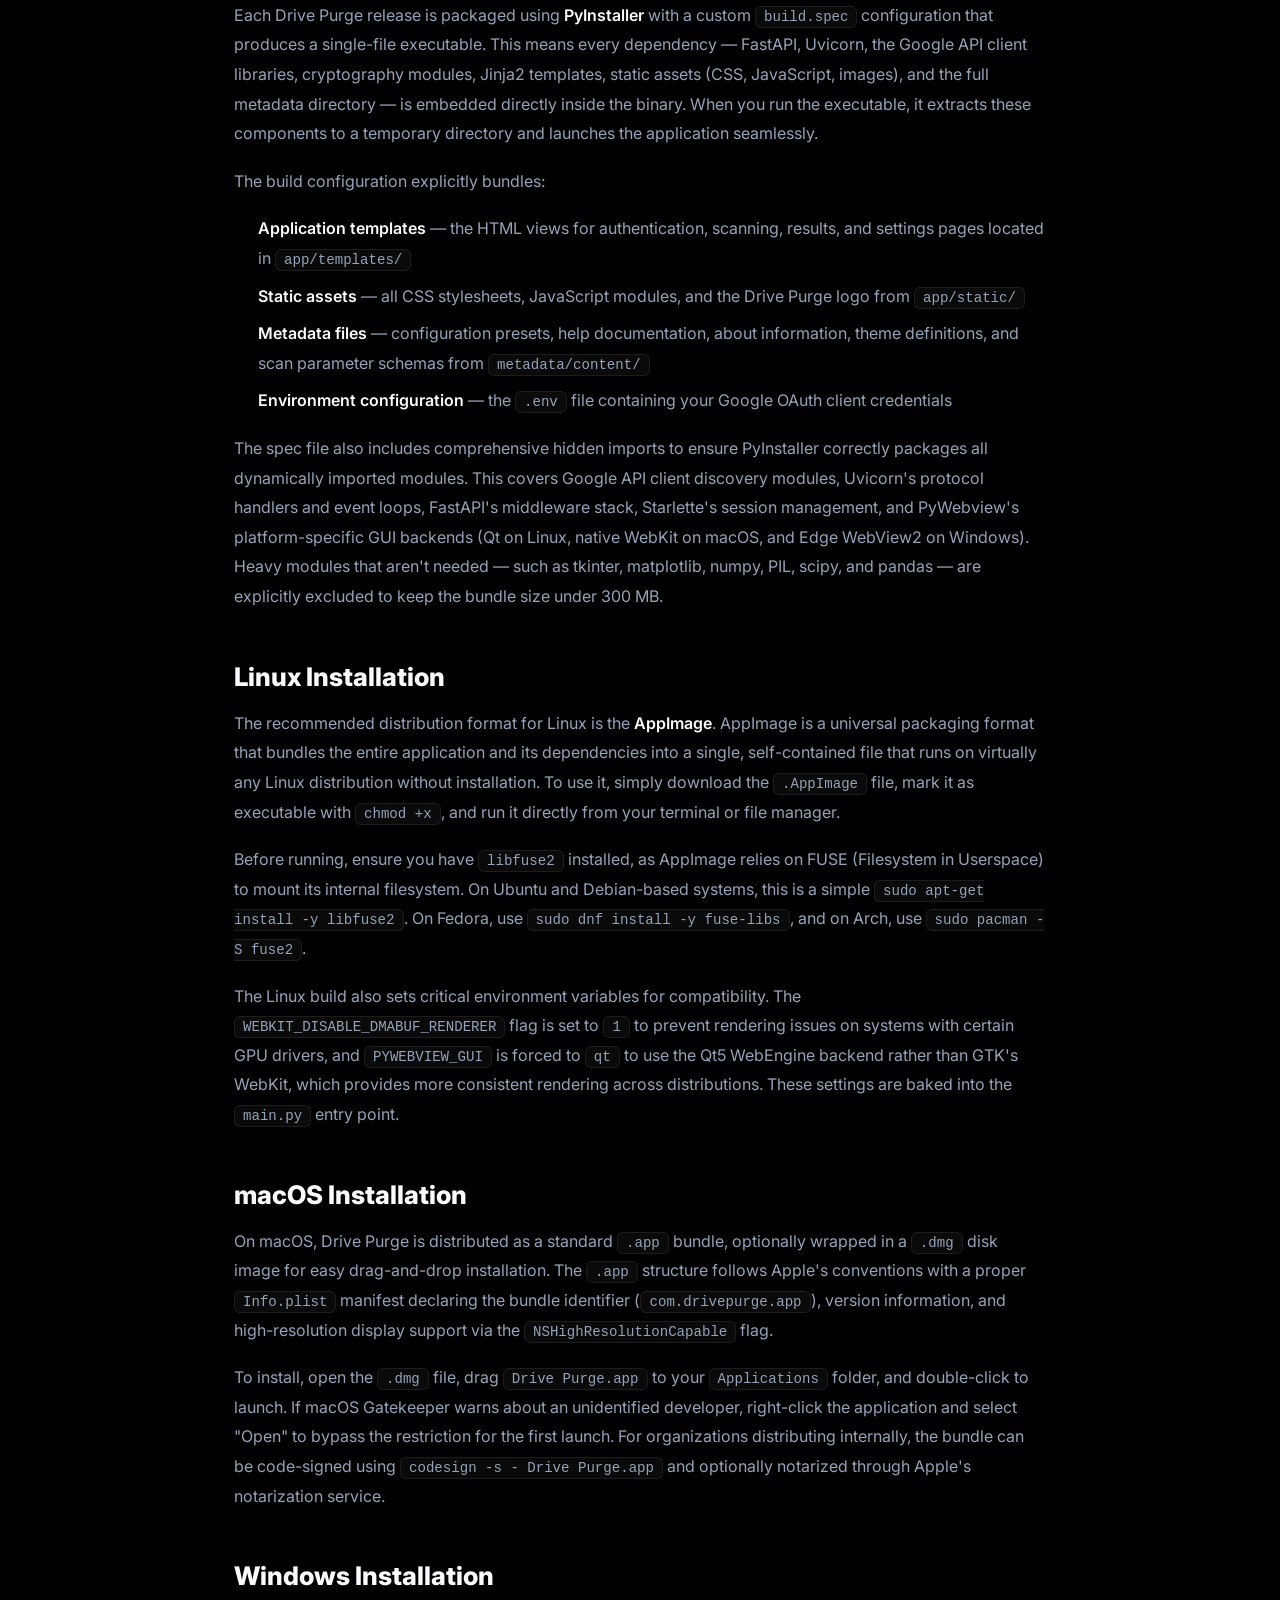
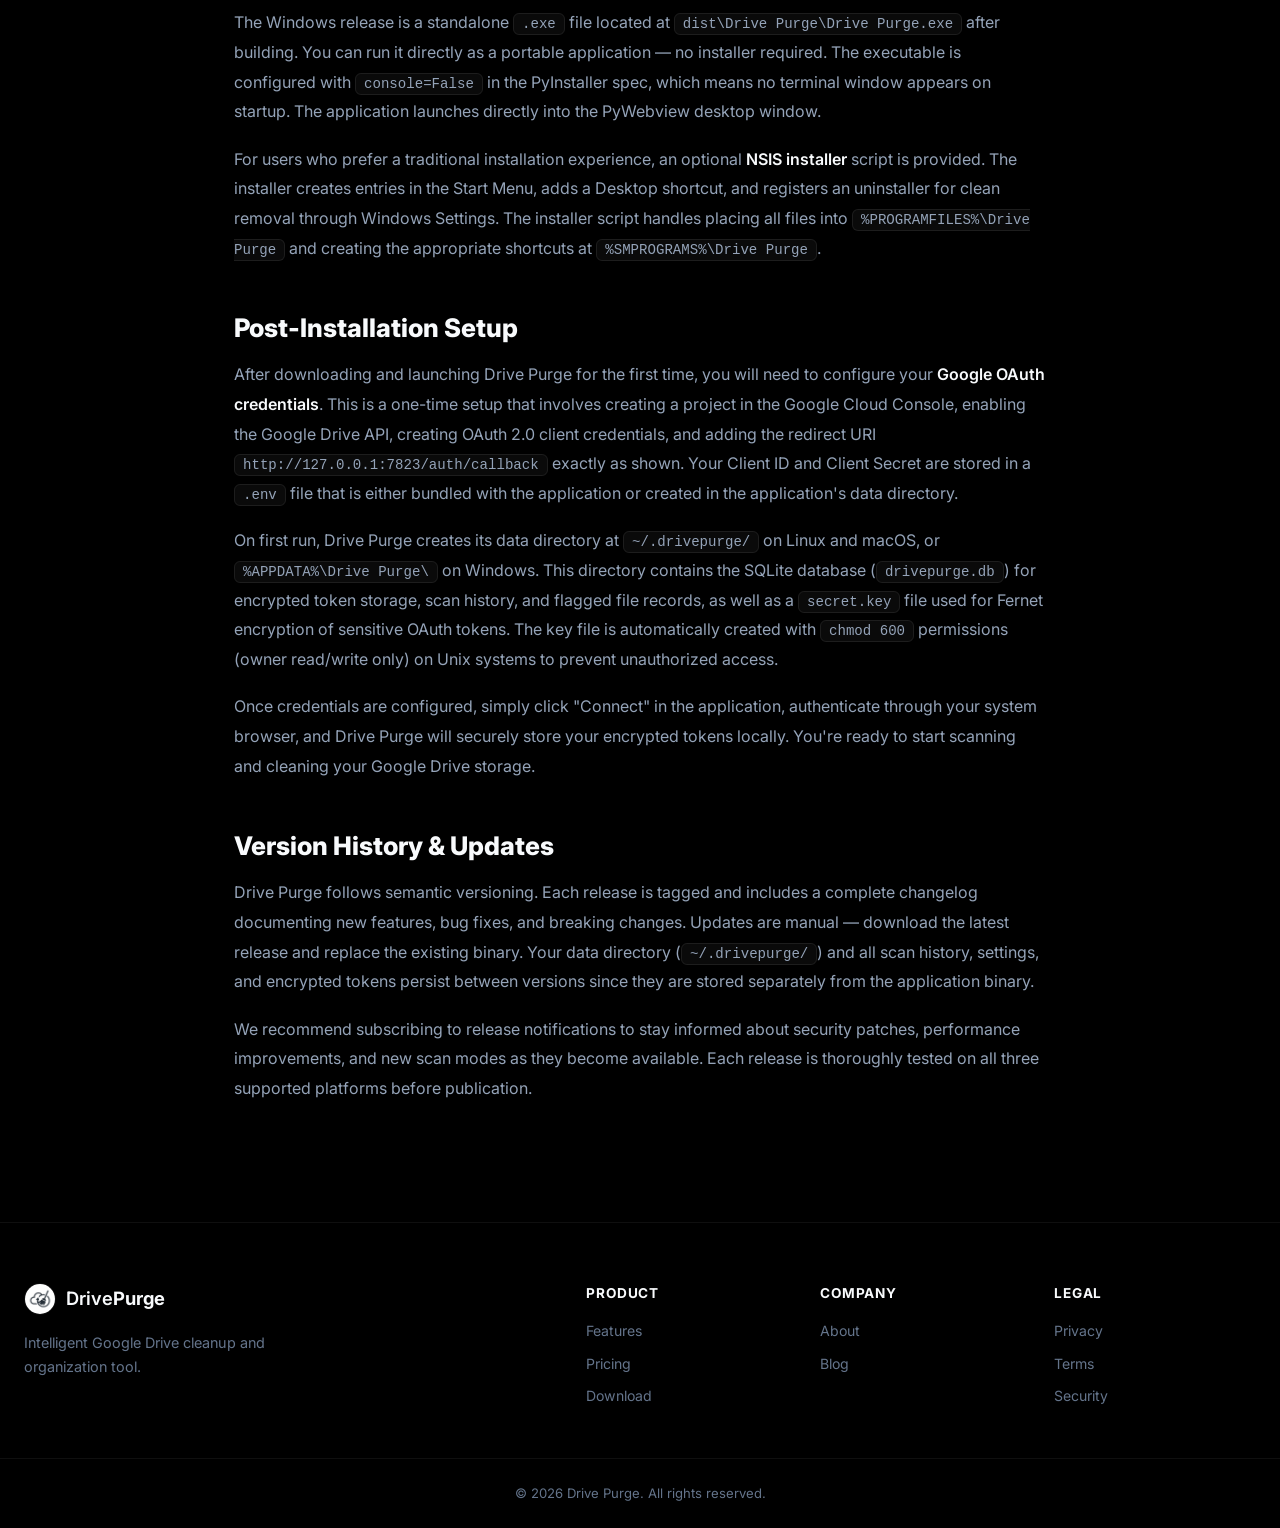
<file: download.html>
<!DOCTYPE html>
<html lang="en" data-theme="dark">
<head>
  <meta charset="UTF-8">
  <meta name="viewport" content="width=device-width, initial-scale=1.0">
  <title>Download Drive Purge — Linux, macOS & Windows</title>
  <meta name="description" content="Download Drive Purge for Linux, macOS, and Windows. A single portable binary that bundles everything you need to start cleaning your Google Drive.">
  <link rel="canonical" href="https://drivepurge.com/download.html">
  <link rel="icon" type="image/svg+xml" href="assets/favicon.svg">
  <script>(function(){var t=localStorage.getItem('dp-theme')||'dark';document.documentElement.setAttribute('data-theme',t)})()</script>
  <link rel="preconnect" href="https://fonts.googleapis.com">
  <link rel="preconnect" href="https://fonts.gstatic.com" crossorigin>
  <link href="https://fonts.googleapis.com/css2?family=Inter:wght@300;400;500;600;700;800;900&display=swap" rel="stylesheet">
  <link rel="stylesheet" href="assets/css/style.css">
</head> 
<body>
  <!-- NAV -->
  <nav class="nav" id="main-nav">
    <div class="nav__inner container">
      <a href="index.html" class="nav__logo">
        <img src="assets/logo.jpeg" alt="Drive Purge" class="nav__logo-icon">
        <span>Drive<strong>Purge</strong></span>
      </a>
      <ul class="nav__links" id="nav-links">
        <li><a href="features.html">Features</a></li>
        <li><a href="index.html#pricing">Pricing</a></li>
        <li><a href="download.html" style="color:var(--text-primary)">Download</a></li>
        <li><a href="about.html">About</a></li>
        <li class="nav__dropdown">
          <a href="#" class="nav__dropdown-trigger" aria-expanded="false" aria-haspopup="true">More ▾</a>
          <ul class="nav__dropdown-menu">
            <li><a href="security.html">Security</a></li>
            <li><a href="privacy.html">Privacy</a></li>
          </ul>
        </li>
      </ul>
      <div class="nav__actions">
        <button class="theme-toggle" id="theme-toggle" aria-label="Toggle theme">
          <svg class="icon-sun" viewBox="0 0 24 24" fill="none" stroke="currentColor" stroke-width="2"><circle cx="12" cy="12" r="5"/><line x1="12" y1="1" x2="12" y2="3"/><line x1="12" y1="21" x2="12" y2="23"/><line x1="4.22" y1="4.22" x2="5.64" y2="5.64"/><line x1="18.36" y1="18.36" x2="19.78" y2="19.78"/><line x1="1" y1="12" x2="3" y2="12"/><line x1="21" y1="12" x2="23" y2="12"/><line x1="4.22" y1="19.78" x2="5.64" y2="18.36"/><line x1="18.36" y1="5.64" x2="19.78" y2="4.22"/></svg>
          <svg class="icon-moon" viewBox="0 0 24 24" fill="none" stroke="currentColor" stroke-width="2"><path d="M21 12.79A9 9 0 1111.21 3a7 7 0 009.79 9.79z"/></svg>
        </button>
        <button class="nav__burger" id="nav-burger" aria-label="Menu"><span></span><span></span><span></span></button>
      </div>
    </div>
  </nav>

  <!-- PAGE HERO -->
  <section class="page-hero">
    <div class="page-hero__glow"></div>
    <div class="container">
      <h1>Download <span class="accent-text">Drive Purge</span></h1>
      <p>A single portable executable for every major platform. No installation wizards, no runtime dependencies — just download, run, and start reclaiming your Google Drive storage.</p>
    </div>
  </section>

  <!-- DOWNLOAD CARDS -->
  <section class="page-content">
    <div class="container" style="max-width:1060px">
      <div class="dl-grid">
        <div class="dl-card">
          <div class="dl-card__icon"><svg fill="none" xmlns="http://www.w3.org/2000/svg" viewBox="0 0 24 25" height="26" width="26"><path d="M10.0601 5.8599C9.98726 5.86386 9.92551 5.9074 9.89623 5.96993L9.89543 5.97152C9.86377 6.03853 9.83369 6.07204 9.8052 6.07204C9.76984 6.07943 9.75216 6.06175 9.75216 6.01901C9.75216 5.93458 9.81918 5.88154 9.95322 5.8599H10.0601ZM10.9815 6.00793C10.953 6.01532 10.9123 5.99236 10.8596 5.93906C10.8271 5.90423 10.7812 5.88207 10.7305 5.88207C10.71 5.88207 10.691 5.88523 10.6728 5.89157H10.6743C10.8432 5.81399 10.9564 5.82085 11.0139 5.91215C11.021 5.92244 11.025 5.93431 11.025 5.94777C11.025 5.97547 11.0076 5.99843 10.983 6.00714H10.9823L10.9815 6.00793ZM7.2611 10.5349C7.25635 10.5333 7.2516 10.5325 7.24606 10.5325C7.22389 10.5325 7.2049 10.5468 7.19777 10.5658C7.18036 10.6022 7.16452 10.6465 7.15186 10.6924L7.15028 10.6988C7.13524 10.7534 7.11545 10.8009 7.09012 10.8452L7.0917 10.842C7.05845 10.8935 7.02363 10.9386 6.98484 10.9806L6.98563 10.9798C6.91492 11.0573 6.91122 11.0996 6.97455 11.1064C7.00305 11.1138 7.04711 11.089 7.10674 11.032C7.16294 10.9798 7.20806 10.9164 7.23814 10.8452L7.23972 10.842C7.24711 10.8209 7.25397 10.7961 7.2603 10.7676C7.26585 10.7431 7.27297 10.7225 7.28168 10.7019L7.28089 10.7043C7.28801 10.6908 7.29355 10.675 7.29672 10.6584V10.6568C7.29988 10.6441 7.30147 10.6299 7.30147 10.6149V10.5832L7.29038 10.5563L7.2611 10.5349ZM16.3245 14.3408C16.3245 14.2141 16.1301 14.0664 15.7412 13.8975C15.7697 13.7914 15.7963 13.6943 15.8211 13.6062C15.8441 13.5278 15.8631 13.4344 15.8734 13.3386L15.8741 13.3307C15.8847 13.2352 15.8953 13.1592 15.9058 13.1027C15.9121 13.0608 15.9161 13.0117 15.9161 12.9626C15.9161 12.9278 15.9145 12.8938 15.9106 12.8597V12.8637C15.9032 12.7613 15.8995 12.6925 15.8995 12.6571C15.8924 12.57 15.8789 12.4909 15.8599 12.4133L15.8623 12.4236C15.8375 12.3033 15.8232 12.231 15.8195 12.2067C15.8158 12.1824 15.7982 12.0943 15.7665 11.9423C15.7348 11.7903 15.7153 11.6967 15.7079 11.6613C15.6058 11.2449 15.434 10.88 15.2029 10.5602L15.2092 10.5697C15.0129 10.2484 14.7572 9.98239 14.4557 9.78054L14.4462 9.775C14.6908 10.0236 14.8934 10.3148 15.0422 10.6354L15.0501 10.6544C15.4546 11.2679 15.6953 12.0207 15.6953 12.8297C15.6953 13.1027 15.6675 13.3695 15.6153 13.6268L15.6193 13.6014C15.571 13.8547 15.3525 14.0431 15.0897 14.0447C14.8707 14.0732 14.7348 14.0078 14.682 13.8484C14.6266 13.6204 14.595 13.3584 14.595 13.0893C14.595 13.0442 14.5958 12.9998 14.5973 12.9555V12.9619C14.5973 12.9547 14.5973 12.946 14.5973 12.9365C14.5973 12.5431 14.553 12.1608 14.4683 11.7927L14.4747 11.8267C14.4082 11.5299 14.3369 11.2853 14.253 11.0463L14.2681 11.0953C14.2063 10.9085 14.1367 10.7486 14.0535 10.5974L14.0615 10.6125C13.9976 10.5032 13.943 10.4167 13.8976 10.3528C13.8556 10.2935 13.8097 10.2412 13.7599 10.1945L13.7591 10.1937L13.6839 10.1193C13.5936 9.69742 13.4804 9.33251 13.3388 8.98185L13.3554 9.02776C13.2715 8.80137 13.1654 8.60506 13.0372 8.42696L13.0419 8.43408C12.9564 8.33118 12.8741 8.21719 12.8005 8.09687L12.7934 8.08421C12.6857 7.91719 12.6216 7.71376 12.6216 7.49449C12.6216 7.34963 12.6493 7.2119 12.7 7.08525L12.6976 7.09237C12.7387 6.99105 12.7633 6.87311 12.7633 6.74963C12.7633 6.68472 12.757 6.62218 12.7443 6.56123L12.7451 6.56757C12.706 6.44725 12.5488 6.35912 12.2733 6.30318C12.0936 6.2549 11.9369 6.18999 11.7912 6.10766L11.8015 6.11321C11.6947 6.05146 11.5712 5.99447 11.4414 5.94856L11.4255 5.94381C11.3691 5.93642 11.3303 5.8446 11.3092 5.66834C11.3052 5.63431 11.3028 5.59473 11.3028 5.55515C11.3028 5.4 11.3361 5.25356 11.3962 5.12137L11.3939 5.1277C11.4485 4.96464 11.5965 4.84749 11.773 4.84116C11.7968 4.8372 11.8253 4.83482 11.853 4.83482C12.0643 4.83482 12.244 4.96781 12.3137 5.15462L12.3145 5.15778C12.3683 5.26227 12.4 5.38496 12.4 5.51557C12.4 5.60739 12.3841 5.69605 12.3556 5.77837L12.3572 5.77283C12.2796 5.90687 12.2728 6.00054 12.3366 6.05384C12.4005 6.10714 12.506 6.10872 12.6533 6.05859C12.7451 6.03009 12.791 5.90344 12.791 5.67864V5.28443C12.7609 5.08575 12.711 4.90765 12.6422 4.73825L12.6477 4.75408C12.5978 4.62585 12.5219 4.5174 12.4253 4.43112L12.4245 4.43033C12.3533 4.36701 12.2709 4.31397 12.1815 4.2736L12.1751 4.27123C12.0936 4.23798 11.9978 4.21028 11.8981 4.19286L11.8894 4.19128C11.1332 4.24774 10.8187 4.7211 10.9458 5.61135C10.9474 5.62639 10.9482 5.64301 10.9482 5.66043C10.9482 5.69922 10.9435 5.73721 10.934 5.77362L10.9348 5.77046C10.8516 5.7008 10.744 5.65885 10.6261 5.65885C10.6245 5.65885 10.6229 5.65885 10.6213 5.65885C10.5754 5.6541 10.5231 5.65172 10.4693 5.65172C10.3997 5.65172 10.3308 5.65647 10.2635 5.66518L10.2714 5.66439C10.1833 5.67811 10.1287 5.66043 10.1076 5.61135C10.1099 5.57177 10.1115 5.52507 10.1115 5.47837C10.1115 5.18074 10.0474 4.89815 9.93264 4.64406L9.93818 4.65672C9.86061 4.45804 9.68013 4.31635 9.46324 4.29656H9.46086C9.45691 4.29656 9.45216 4.29656 9.44741 4.29656C9.25426 4.29656 9.08962 4.41608 9.02233 4.58469L9.02154 4.58785C8.92497 4.7715 8.86165 4.9876 8.8474 5.21636V5.22111C8.84661 5.23694 8.84661 5.25594 8.84661 5.27494C8.84661 5.39446 8.86085 5.51161 8.88698 5.62323L8.8846 5.61293C8.9131 5.76254 8.96059 5.89552 9.02629 6.01822L9.02233 6.0103C9.08249 6.11954 9.13711 6.1673 9.18619 6.15358C9.26139 6.12825 9.32155 6.07521 9.35479 6.00714L9.35558 6.00555C9.38408 5.9417 9.35928 5.91347 9.28118 5.92085C9.23157 5.92085 9.17695 5.86967 9.11732 5.76729C9.05795 5.66518 9.02154 5.54328 9.01679 5.41346V5.41188C9.01521 5.39605 9.01442 5.37784 9.01442 5.35884C9.01442 5.23298 9.05083 5.11583 9.11416 5.01688L9.11257 5.01926C9.18223 4.92665 9.29305 4.86728 9.41653 4.86728C9.43632 4.86728 9.45611 4.86886 9.47511 4.87203H9.47274C9.6073 4.88073 9.71812 4.97018 9.75849 5.09287L9.75928 5.09525C9.82261 5.21557 9.85981 5.35805 9.85981 5.50845V5.51636C9.85981 5.59552 9.85427 5.67389 9.84319 5.74988L9.84398 5.74117C9.71416 5.82349 9.60493 5.9256 9.51786 6.04513L9.51548 6.0483C9.43791 6.1512 9.34054 6.23432 9.22893 6.29447L9.22418 6.29685C9.08645 6.37812 9.01415 6.42218 9.00729 6.42904C8.92893 6.50503 8.87194 6.60239 8.84423 6.71084L8.84344 6.7148C8.83869 6.72984 8.83552 6.74646 8.83552 6.76387C8.83552 6.82562 8.87114 6.87865 8.9226 6.90398L8.92339 6.90477C9.02471 6.96335 9.11257 7.03142 9.18856 7.11058C9.24872 7.17153 9.30492 7.23723 9.35479 7.30689L9.35796 7.31164C9.40783 7.37496 9.47432 7.42246 9.5511 7.44858L9.55427 7.44937C9.66588 7.49133 9.7949 7.51666 9.92947 7.51824H9.93026C9.95401 7.51903 9.98251 7.51903 10.0102 7.51903C10.368 7.51903 10.7123 7.46045 11.0337 7.3528L11.0108 7.35913C11.0245 7.35175 11.1057 7.32694 11.2546 7.28473C11.4034 7.24251 11.5253 7.20531 11.6203 7.17311C11.7422 7.13037 11.8451 7.08367 11.944 7.02984L11.9337 7.03538C12.0255 6.99422 12.1007 6.9309 12.1554 6.85174L12.1562 6.85016C12.22 6.75147 12.2907 6.72324 12.3683 6.76546C12.4023 6.78525 12.4269 6.81691 12.4372 6.85411C12.4387 6.86282 12.4403 6.87469 12.4403 6.88498C12.4403 6.9214 12.4269 6.95543 12.4055 6.98156C12.362 7.0338 12.3018 7.07021 12.2321 7.08208H12.2306C11.9836 7.16203 11.7849 7.23961 11.5918 7.32589L11.6313 7.31006C11.3733 7.41929 11.2123 7.48816 11.1485 7.51666C10.9356 7.61877 10.687 7.70347 10.4274 7.7565L10.406 7.76046C10.2976 7.77471 10.1725 7.78341 10.045 7.78341C9.87564 7.78341 9.70942 7.76837 9.54794 7.74067L9.56535 7.74304C9.49464 7.72932 9.46271 7.73618 9.46957 7.76362C9.51944 7.84199 9.57881 7.90848 9.64847 7.96389L9.65005 7.96547C9.81944 8.11191 10.0419 8.20136 10.2849 8.20136C10.3118 8.20136 10.3379 8.20057 10.364 8.19819H10.3609C10.5002 8.1879 10.6292 8.16178 10.7519 8.12062L10.7408 8.12379C10.892 8.07629 11.0179 8.02563 11.139 7.96785L11.1208 7.97577C11.2411 7.9193 11.3596 7.85756 11.4762 7.79054C11.5928 7.72352 11.6984 7.66336 11.7928 7.61006C11.8633 7.56969 11.9488 7.52695 12.0366 7.48974L12.0525 7.48341C12.0905 7.46362 12.1356 7.45175 12.1839 7.45175C12.2029 7.45175 12.2219 7.45333 12.2401 7.45729H12.2385C12.2876 7.47629 12.3224 7.52061 12.3287 7.57286C12.3279 7.59027 12.324 7.60689 12.3176 7.62193C12.3073 7.64331 12.2931 7.66072 12.2757 7.67418C12.2567 7.69001 12.2361 7.70584 12.2147 7.72009L12.2124 7.72167C12.1912 7.73539 12.1612 7.75307 12.1221 7.77471C12.0831 7.79634 12.0511 7.81217 12.0263 7.8222C12.0015 7.83223 11.9662 7.84991 11.9203 7.87524C11.8926 7.89186 11.8593 7.90769 11.8245 7.92115L11.8197 7.92273C11.5474 8.06917 11.3131 8.22353 11.0947 8.39688L11.1042 8.38896C10.8984 8.55282 10.668 8.7048 10.4234 8.83303L10.3997 8.84491C10.3221 8.89003 10.2295 8.91694 10.1305 8.91694C10.0395 8.91694 9.95322 8.89477 9.87802 8.8544L9.88119 8.85599C9.61205 8.64385 9.38883 8.38738 9.22023 8.0945L9.2131 8.08183C9.05795 7.86283 8.96983 7.78526 8.94872 7.84911C8.94159 7.87603 8.93764 7.9069 8.93764 7.93935V7.95598C8.92893 8.17603 8.87114 8.38026 8.77537 8.56232L8.77932 8.5544C8.67325 8.7771 8.56903 8.97314 8.46665 9.14254C8.36217 9.31985 8.28459 9.52645 8.24501 9.7465L8.24343 9.75758C8.23156 9.81299 8.22443 9.87632 8.22443 9.94123C8.22443 10.1209 8.27668 10.2887 8.36771 10.4296L8.36533 10.4257C8.2028 10.4679 7.98195 10.7861 7.70279 11.3803C7.47719 11.8125 7.30147 12.3128 7.20173 12.8407L7.19619 12.8748C7.18247 13.0014 7.17719 13.2452 7.18036 13.6062C7.1859 13.6568 7.18986 13.7162 7.18986 13.7764C7.18986 13.9386 7.16532 14.0954 7.11941 14.2434L7.12257 14.2323C7.06611 14.4012 6.96373 14.4117 6.81544 14.264C6.57956 14.0051 6.43549 13.6592 6.43549 13.2793C6.43549 13.2753 6.43549 13.2706 6.43549 13.2666C6.43232 13.2223 6.42995 13.1716 6.42995 13.1194C6.42995 12.9619 6.44736 12.8083 6.48061 12.6603L6.47824 12.6745C6.50673 12.5405 6.50304 12.4771 6.46715 12.4845C6.44816 12.4972 6.43312 12.5154 6.4252 12.5368V12.5376C6.32151 12.7663 6.26055 13.0339 6.26055 13.3149C6.26055 13.6774 6.36108 14.0162 6.53523 14.3059L6.53048 14.2972C6.59618 14.4175 6.68563 14.5165 6.79249 14.5925L6.79486 14.5941C6.93629 14.707 7.02072 14.7777 7.04816 14.8062C7.38537 15.1418 7.74554 15.4561 8.12391 15.7458L8.15003 15.7656C8.7437 16.2426 9.07247 16.5131 9.13632 16.5769C9.24476 16.6783 9.31521 16.82 9.32155 16.9783V16.9798C9.32234 16.9893 9.32234 17.0012 9.32234 17.0131C9.32234 17.3693 9.04212 17.6598 8.68988 17.6764H8.68829C8.79357 17.8593 8.89489 18.0136 9.00492 18.1609L8.99542 18.1482C9.1197 18.3113 9.22102 18.5005 9.2883 18.7047L9.29226 18.7181C9.34054 18.9152 9.36746 19.1408 9.36746 19.3735C9.36746 19.406 9.36667 19.4385 9.36587 19.4701V19.4654C9.69095 19.2965 9.71575 18.9714 9.44028 18.4902C9.40704 18.4253 9.36983 18.3698 9.32788 18.3192L9.32946 18.3208C9.28355 18.2643 9.25004 18.2221 9.22893 18.1941C9.20783 18.1661 9.20096 18.145 9.20835 18.1308C9.24318 18.0857 9.28988 18.0508 9.3445 18.031L9.34688 18.0303C9.37142 18.0184 9.4007 18.0121 9.43157 18.0121C9.47986 18.0121 9.52498 18.0287 9.55981 18.0572C9.88488 18.4245 10.4714 18.5511 11.3195 18.4371H11.3242C12.0841 18.4371 12.7601 18.0778 13.1915 17.5205L13.1955 17.5149C13.358 17.2463 13.4781 17.1408 13.5556 17.1983C13.6401 17.2405 13.6754 17.4242 13.6617 17.7493C13.6126 18.1134 13.5271 18.4427 13.4076 18.7545L13.4179 18.7245C13.3744 18.8147 13.349 18.9216 13.349 19.0332C13.349 19.064 13.3506 19.0949 13.3546 19.1258V19.1218C13.3757 19.2242 13.4601 19.2788 13.6079 19.2857C13.629 19.1516 13.6802 18.8796 13.7615 18.4696C13.8224 18.2028 13.8731 17.8767 13.9023 17.545L13.9047 17.5149C13.9055 17.4928 13.9055 17.4667 13.9055 17.4405C13.9055 17.1912 13.8802 16.9482 13.8319 16.7131L13.8359 16.736C13.7844 16.4503 13.7559 16.121 13.7559 15.7854C13.7559 15.7577 13.7559 15.7308 13.7567 15.7038V15.7078C13.7567 15.6975 13.7559 15.6856 13.7559 15.673C13.7559 15.403 13.8477 15.1545 14.0021 14.9574L14.0005 14.9598C14.1216 14.8402 14.2878 14.7658 14.4715 14.7658C14.496 14.7658 14.5206 14.7674 14.5443 14.7698H14.5411C14.5411 14.7666 14.5411 14.7635 14.5411 14.7603C14.5411 14.5133 14.69 14.302 14.9037 14.2102L14.9076 14.2086C15.0731 14.1286 15.267 14.0811 15.4728 14.0811C15.5449 14.0811 15.6153 14.0867 15.6842 14.0977L15.6763 14.097C15.9208 14.1175 16.1425 14.2038 16.3269 14.3376L16.323 14.3352L16.3245 14.3408ZM9.66746 5.57336C9.67459 5.53932 9.67934 5.49974 9.67934 5.45937C9.67934 5.38655 9.66509 5.31689 9.63976 5.25277L9.64134 5.25673C9.60229 5.16491 9.56166 5.11187 9.51944 5.09762C9.45559 5.0839 9.42366 5.10871 9.42366 5.17203C9.43158 5.20053 9.45057 5.22269 9.4759 5.23536H9.47669C9.54741 5.23536 9.57221 5.28839 9.5511 5.39446C9.52999 5.53589 9.55823 5.6066 9.6358 5.6066C9.63738 5.6066 9.63897 5.60739 9.64055 5.60739C9.65559 5.60739 9.66825 5.59473 9.66825 5.57969C9.66825 5.57811 9.66825 5.57494 9.66746 5.57336ZM14.1089 7.6631C14.0995 7.61402 14.0749 7.57207 14.0401 7.54119C14.0013 7.51349 13.9546 7.49528 13.9039 7.48816H13.9023C13.8446 7.47866 13.7923 7.45808 13.7472 7.42879L13.7488 7.42958C13.71 7.40584 13.6768 7.37734 13.6483 7.34489L13.6475 7.34409C13.6158 7.30874 13.591 7.2805 13.5731 7.2594L13.5145 7.19053C13.5018 7.1747 13.4884 7.16045 13.4725 7.14858H13.4717C13.4643 7.14541 13.4501 7.15069 13.429 7.16441C13.3303 7.27734 13.3551 7.4309 13.5034 7.6251C13.6 7.77787 13.7425 7.89503 13.9111 7.95677L13.9166 7.95835C13.9213 7.95914 13.9277 7.95914 13.9332 7.95914C13.9934 7.95914 14.0448 7.92431 14.0702 7.87444L14.071 7.87365C14.0979 7.83012 14.1145 7.77708 14.1145 7.72009C14.1145 7.69872 14.1121 7.67893 14.1082 7.65914V7.66072L14.1089 7.6631ZM12.2226 5.40554C12.2226 5.40475 12.2226 5.40317 12.2226 5.40238C12.2226 5.26465 12.1562 5.14274 12.054 5.06675L12.0532 5.06596C12.011 5.03746 11.9791 5.02691 11.9575 5.0343C11.9527 5.03351 11.948 5.03351 11.9424 5.03351C11.9163 5.03351 11.8918 5.04142 11.872 5.05567C11.8656 5.06042 11.8617 5.06834 11.8617 5.07704C11.8617 5.08575 11.8656 5.09367 11.872 5.09842C11.8862 5.11266 11.9044 5.12375 11.9242 5.13008C12.0229 5.15858 12.087 5.26808 12.115 5.45858C12.115 5.47969 12.1432 5.47283 12.1997 5.438C12.2145 5.42269 12.2219 5.41214 12.2219 5.40634L12.2226 5.40554ZM12.7926 2.93585C12.7894 2.91448 12.7799 2.89627 12.7657 2.88282C12.7387 2.85432 12.7087 2.82978 12.6754 2.81078L12.6738 2.80999C12.6279 2.7815 12.5944 2.76039 12.5733 2.74667C12.5116 2.66751 12.4237 2.61052 12.3232 2.58835L12.32 2.58756H12.3192C12.2654 2.58756 12.2187 2.62002 12.1981 2.66672V2.66751C12.1878 2.69284 12.1815 2.72292 12.1815 2.75379C12.1815 2.772 12.1839 2.7902 12.1878 2.80762V2.80604C12.1926 2.82345 12.1949 2.84324 12.1949 2.86303C12.1949 2.88994 12.1902 2.91527 12.1823 2.93981L12.1831 2.93823C12.168 2.98097 12.1467 3.01818 12.1197 3.04984V3.04905C12.096 3.07675 12.0754 3.10841 12.058 3.14166L12.0564 3.14483C12.049 3.16277 12.0596 3.19285 12.0881 3.23506C12.0992 3.24536 12.1142 3.25169 12.1308 3.25169C12.1474 3.25169 12.1617 3.24536 12.1736 3.23506C12.2021 3.21396 12.2408 3.18203 12.2899 3.13929C12.335 3.09971 12.3881 3.06725 12.4451 3.04509L12.449 3.04351C12.4704 3.03559 12.4949 3.03163 12.5203 3.03163C12.529 3.03163 12.5377 3.03242 12.5456 3.03322H12.5448H12.5496C12.6042 3.03322 12.6572 3.0253 12.7071 3.01105L12.7031 3.01184C12.7451 3.00234 12.7791 2.97464 12.7965 2.93744L12.7926 2.93585ZM18.7816 17.1516C18.9074 17.2244 19.0159 17.3099 19.1093 17.4105L19.1101 17.4113C19.1758 17.4777 19.2217 17.5648 19.2367 17.6622V17.6646C19.2383 17.6804 19.2391 17.6994 19.2391 17.7184C19.2391 17.7849 19.2288 17.8482 19.209 17.9076L19.2106 17.9036C19.1758 17.997 19.1196 18.0754 19.0475 18.1363L19.0467 18.1371C18.9715 18.2068 18.89 18.2741 18.8061 18.3382L18.7982 18.3437C18.7072 18.4094 18.6043 18.4751 18.4958 18.5329L18.4816 18.54C18.3507 18.6107 18.2393 18.6691 18.1475 18.715C18.0557 18.7609 17.9425 18.8155 17.8079 18.8788C17.6734 18.9421 17.5779 18.9881 17.5214 19.0166C17.1763 19.1986 16.8802 19.3957 16.6048 19.6181L16.6151 19.6102C16.319 19.8374 16.0586 20.059 15.8092 20.2934L15.8148 20.2886C15.624 20.4184 15.3889 20.496 15.1356 20.496C15.1214 20.496 15.1063 20.496 15.0921 20.4952H15.0945C15.0406 20.5007 14.9781 20.5039 14.9148 20.5039C14.6385 20.5039 14.3757 20.4437 14.139 20.3369L14.1509 20.3416C14.0266 20.2807 13.9221 20.1968 13.839 20.0947L13.8374 20.0931C13.7717 20.0147 13.714 19.9253 13.6665 19.8303L13.6625 19.8224C13.6103 19.7298 13.5295 19.6577 13.433 19.6174L13.4298 19.6166C13.2865 19.5532 13.1195 19.516 12.9438 19.516C12.9398 19.516 12.9351 19.516 12.9311 19.516C12.6197 19.5086 12.1612 19.5049 11.5538 19.5049C11.4197 19.5049 11.2184 19.5102 10.9498 19.5208C10.6812 19.5313 10.4762 19.5403 10.3348 19.5477C10.0308 19.5509 9.74187 19.6086 9.47511 19.7123L9.49173 19.7068C9.27326 19.7844 9.08408 19.892 8.91785 20.0266L8.92181 20.0234C8.78882 20.1398 8.63684 20.2403 8.47299 20.3203L8.46111 20.3258C8.30834 20.4034 8.12865 20.4493 7.93789 20.4493C7.92126 20.4493 7.90543 20.4493 7.88881 20.4485H7.89118C7.45345 20.3828 7.05925 20.268 6.68958 20.1089L6.72125 20.1208C6.29618 19.953 5.77849 19.7962 5.24576 19.6783L5.17373 19.6648C5.03969 19.6363 4.85948 19.6028 4.63309 19.5643C4.4067 19.5258 4.22992 19.4939 4.10274 19.4685C3.97556 19.4432 3.83598 19.4097 3.684 19.368C3.54944 19.334 3.4307 19.2817 3.32463 19.2113L3.32938 19.2137C3.25181 19.1622 3.19085 19.0925 3.15048 19.0102L3.1489 19.0071C3.12674 18.9295 3.11328 18.8408 3.11328 18.7482C3.11328 18.5851 3.15365 18.4316 3.22489 18.297L3.22252 18.3026C3.29692 18.1387 3.36183 17.9464 3.40854 17.7461L3.41249 17.7247C3.41329 17.7097 3.41329 17.6923 3.41329 17.6748C3.41329 17.5419 3.39745 17.4128 3.36817 17.2894L3.37054 17.3004C3.33518 17.1316 3.29983 16.9814 3.26447 16.85C3.23439 16.744 3.21698 16.6221 3.21698 16.4954C3.21698 16.4843 3.21698 16.4725 3.21777 16.4614V16.463C3.21777 16.4582 3.21777 16.4519 3.21777 16.4463C3.21777 16.3411 3.26051 16.2461 3.32938 16.1772C3.48532 16.083 3.67371 16.0276 3.87556 16.0276C3.89614 16.0276 3.91672 16.0284 3.93651 16.0292H3.93335H3.96422C4.1819 16.0292 4.38929 15.9825 4.5761 15.8986L4.5666 15.9025C4.74154 15.806 4.88877 15.6825 5.0075 15.5344L5.00988 15.5313C5.09062 15.3951 5.1389 15.2313 5.1389 15.0563C5.1389 15.0334 5.13811 15.0104 5.13653 14.9875V14.9906C5.1864 15.0983 5.21569 15.2249 5.21569 15.3579C5.21569 15.673 5.05341 15.9492 4.80724 16.1091L4.80407 16.1115C4.61093 16.2215 4.37979 16.2864 4.13282 16.2864C4.0592 16.2864 3.98717 16.2809 3.91672 16.2698L3.92464 16.2706C3.68453 16.2495 3.53255 16.2849 3.4687 16.3767C3.37687 16.4827 3.39455 16.6841 3.52173 16.9806C3.55023 17.0566 3.57872 17.1192 3.61118 17.1793L3.60722 17.1706C3.64944 17.255 3.67952 17.3184 3.69746 17.3606C3.71725 17.412 3.73387 17.473 3.74416 17.5355L3.74495 17.5411C3.75366 17.5878 3.7592 17.6416 3.7592 17.697C3.7592 17.7239 3.75762 17.7508 3.75524 17.7777V17.7746C3.72833 17.9693 3.66421 18.1442 3.5716 18.3002L3.57477 18.2938C3.48215 18.4363 3.42674 18.6113 3.42674 18.7989V18.8005C3.44785 18.9208 3.57846 19.0126 3.81857 19.0759C3.95999 19.1181 4.25868 19.1836 4.71462 19.2722C5.17057 19.3609 5.52229 19.4332 5.76978 19.4891C5.93865 19.5313 6.20013 19.6089 6.55423 19.7218C6.90832 19.8348 7.19988 19.916 7.42891 19.9656C7.55477 19.9981 7.69962 20.0163 7.84844 20.0163C7.90781 20.0163 7.96717 20.0131 8.02496 20.0076L8.01784 20.0084C8.2838 19.987 8.52048 19.8778 8.70254 19.7108L8.70175 19.7115C8.83869 19.5825 8.92893 19.406 8.94555 19.2081V19.2049C8.94634 19.1852 8.94634 19.1614 8.94634 19.1377C8.94634 18.9406 8.91706 18.7506 8.86165 18.5709L8.8656 18.5844C8.81019 18.373 8.74133 18.1894 8.65663 18.016L8.66455 18.0334C8.59383 17.8957 8.52312 17.7667 8.45241 17.6463C7.86348 16.6719 7.27218 15.836 6.62863 15.0445L6.66109 15.0856C6.18087 14.5627 5.78139 14.4212 5.46265 14.6613C5.38508 14.7252 5.33205 14.6722 5.30355 14.5022C5.28772 14.4144 5.27901 14.3131 5.27901 14.2094C5.27901 14.1706 5.28059 14.1326 5.28297 14.0938V14.0993C5.28693 13.9006 5.32571 13.7115 5.3922 13.5373L5.38825 13.5484C5.46503 13.3561 5.55052 13.1922 5.64867 13.0378L5.64155 13.0497C5.72545 12.9231 5.80303 12.7774 5.86794 12.6246L5.87506 12.6064C5.93153 12.4576 6.0252 12.2033 6.15607 11.8434C6.28694 11.4835 6.39116 11.2077 6.46874 11.0162C6.57639 10.7581 6.68246 10.5452 6.8004 10.341L6.78536 10.3703C6.90331 10.1526 7.04025 9.96577 7.20015 9.79954L7.19935 9.80033C7.71941 9.20665 8.15953 8.52511 8.49357 7.785L8.51415 7.73355C8.42971 6.94198 8.37325 5.84671 8.34475 4.44775C8.34159 4.38521 8.33921 4.31239 8.33921 4.23956C8.33921 3.73692 8.4342 3.25644 8.60755 2.81553L8.59805 2.84166C8.8379 2.35009 9.22893 1.96302 9.71021 1.73504L9.72446 1.72871C10.0173 1.58623 10.3609 1.50391 10.7242 1.50391C10.7606 1.50391 10.7962 1.5047 10.8327 1.50628H10.8279C10.8477 1.50628 10.8714 1.50549 10.8952 1.50549C11.2712 1.50549 11.6353 1.55773 11.9796 1.65589L11.9519 1.64876C12.3121 1.74138 12.6271 1.89336 12.9034 2.09442L12.8955 2.08887C13.3221 2.42133 13.6538 2.8559 13.858 3.35617L13.8651 3.37676C14.0646 3.79075 14.181 4.27756 14.181 4.79129C14.181 4.84353 14.1794 4.89577 14.177 4.94723V4.9401C14.1754 5.00026 14.1739 5.07071 14.1739 5.14195C14.1739 5.87969 14.291 6.59052 14.5071 7.25702L14.4937 7.20874C14.7937 8.1135 15.2773 8.88765 15.9034 9.52011L15.9026 9.51932C16.3348 10.0109 16.6903 10.5832 16.9436 11.2077L16.9578 11.2481C17.2246 11.8299 17.4438 12.5091 17.5816 13.2167L17.5911 13.2745C17.629 13.4748 17.6512 13.7051 17.6512 13.941C17.6512 14.0218 17.6488 14.1017 17.6433 14.1809L17.6441 14.1698C17.633 14.3843 17.5879 14.5846 17.5127 14.7706L17.5174 14.7579C17.4536 14.8993 17.3829 14.9769 17.3053 14.9906C17.2008 15.0302 17.1153 15.1007 17.0575 15.1901L17.056 15.1925C16.9604 15.3128 16.8649 15.4381 16.7694 15.5685C16.6538 15.7149 16.5106 15.8344 16.3475 15.9199L16.3404 15.9231C16.1702 16.0173 15.9676 16.0727 15.7522 16.0727C15.7317 16.0727 15.7111 16.0719 15.6913 16.0711H15.6945C15.5733 16.0656 15.4594 16.0466 15.3501 16.0157L15.3604 16.0181C15.2662 15.9912 15.1855 15.9413 15.1222 15.8748C15.0731 15.8242 15.0264 15.7711 14.982 15.7149L14.9789 15.711C14.9353 15.6484 14.895 15.5772 14.8601 15.5028L14.8562 15.4941C14.8066 15.3917 14.7747 15.3228 14.7604 15.2875C14.6053 15.0263 14.4604 14.9207 14.3258 14.9708C14.1913 15.021 14.0923 15.1941 14.029 15.4901C14.0084 15.6009 13.9965 15.7276 13.9965 15.8574C13.9965 16.0941 14.0353 16.3213 14.1074 16.5334L14.1026 16.5184C14.1739 16.8366 14.2142 17.2023 14.2142 17.5775C14.2142 17.9345 14.1778 18.282 14.1074 18.6184L14.1129 18.5851C14.0884 18.6801 14.0749 18.7902 14.0749 18.9026C14.0749 19.1812 14.1604 19.4408 14.306 19.6546L14.3029 19.6498C14.4636 19.8651 14.7177 20.0021 15.0034 20.0021C15.0288 20.0021 15.0549 20.0013 15.0794 19.9989H15.0762C15.4245 19.9736 15.7356 19.835 15.9794 19.6213L15.9778 19.6229C16.2596 19.3767 16.5699 19.1448 16.8969 18.9366L16.9277 18.9184C17.2356 18.7561 17.599 18.6034 17.9758 18.4822L18.0248 18.4688C18.3359 18.3754 18.6066 18.2432 18.8512 18.0754L18.8409 18.0817C19.0098 17.9508 19.0752 17.8289 19.0372 17.716C18.9842 17.5862 18.8916 17.4825 18.7752 17.4152L18.7721 17.4136C18.6153 17.3171 18.4349 17.2324 18.2441 17.1698L18.2259 17.1643C17.9845 17.078 17.7953 16.8952 17.7027 16.6632L17.7003 16.6577C17.5998 16.4471 17.5404 16.1994 17.5404 15.9389C17.5404 15.9215 17.5404 15.9041 17.5412 15.8867V15.8891C17.5396 15.8724 17.5388 15.8534 17.5388 15.8337C17.5388 15.6611 17.6013 15.5028 17.7058 15.3809L17.705 15.3817C17.7098 15.597 17.7407 15.8028 17.7937 15.9991L17.7897 15.9809C17.8325 16.1463 17.8847 16.2888 17.9496 16.425L17.9433 16.4107C18.0035 16.5263 18.0755 16.626 18.161 16.7131C18.2283 16.7867 18.3011 16.8524 18.3795 16.9118L18.3834 16.9149C18.4399 16.954 18.5159 16.9999 18.6114 17.0527C18.7069 17.1054 18.7644 17.1384 18.7839 17.1516H18.7816Z" fill="currentColor"></path></svg></div>
          <h3>Linux</h3>
          <p>Universal AppImage — runs on Ubuntu, Fedora, Arch, Kali, and more. No installation required.</p>
<<<<<<< Updated upstream
          <a href="https://github.com/Drive-Purge/DrivePurge_/releases/download/v1.0/DrivePurge-linux-amd64-v1.0.zip" class="btn-dl btn-dl--linux">
=======
          <a href="https://release-assets.githubusercontent.com/github-production-release-asset/1248042782/c8d71f9d-6b33-4e4c-a8d8-6f5c6d17d5ea?sp=r&sv=2018-11-09&sr=b&spr=https&se=2026-05-24T08%3A37%3A12Z&rscd=attachment%3B+filename%3DDrivePurge-linux-amd64-v1.0.zip&rsct=application%2Foctet-stream&skoid=96c2d410-5711-43a1-aedd-ab1947aa7ab0&sktid=398a6654-997b-47e9-b12b-9515b896b4de&skt=2026-05-24T07%3A36%3A34Z&ske=2026-05-24T08%3A37%3A12Z&sks=b&skv=2018-11-09&sig=%2BqIiUYha0rKM%2FAN%2FjKzc7MPraogWb9bH7AJi3e15hyA%3D&jwt=eyJ0eXAiOiJKV1QiLCJhbGciOiJIUzI1NiJ9.[base64].8TRvewA9P9TiJGSpzIeNyeZlbvCe6B6L4dBPpFxNxfM&response-content-disposition=attachment%3B%20filename%3DDrivePurge-linux-amd64-v1.0.zip&response-content-type=application%2Foctet-stream" class="btn-dl btn-dl--linux btn--coming-soon">
>>>>>>> Stashed changes
            <span class="btn-dl__content">
              <svg viewBox="0 0 24 24" class="btn-dl__icon"><path d="M19.35 10.04C18.67 6.59 15.64 4 12 4 9.11 4 6.6 5.64 5.35 8.04 2.34 8.36 0 10.91 0 14c0 3.31 2.69 6 6 6h13c2.76 0 5-2.24 5-5 0-2.64-2.05-4.78-4.65-4.96zM17 13l-5 5-5-5h3V9h4v4h3z" fill="currentColor"/></svg>
              <span>Download AppImage</span>
              <span class="btn-dl__platform-tag">x64</span>
            </span>
          </a>
        </div>
        <div class="dl-card">
          <div class="dl-card__icon"><svg fill="none" xmlns="http://www.w3.org/2000/svg" viewBox="0 0 14 17" height="19.4272" width="16"><g clip-path="url(#clip0_3000_6288)"><path d="M13.3997 5.7953C13.3011 5.8718 11.5603 6.8527 11.5603 9.0338C11.5603 11.5566 13.7754 12.4491 13.8417 12.4712C13.8315 12.5256 13.4898 13.6935 12.6738 14.8835C11.9462 15.9307 11.1863 16.9762 10.0303 16.9762C8.87425 16.9762 8.57675 16.3047 7.24225 16.3047C5.94175 16.3047 5.47935 16.9983 4.42195 16.9983C3.36455 16.9983 2.62675 16.0293 1.77845 14.8393C0.795853 13.4419 0.00195312 11.271 0.00195312 9.2106C0.00195312 5.9058 2.15075 4.1531 4.26555 4.1531C5.38925 4.1531 6.32595 4.8909 7.03145 4.8909C7.70295 4.8909 8.75015 4.1089 10.0286 4.1089C10.5131 4.1089 12.2539 4.1531 13.3997 5.7953ZM9.42165 2.7098C9.95035 2.0825 10.3244 1.2121 10.3244 0.3417C10.3244 0.221 10.3142 0.0986 10.2921 0C9.43185 0.0323 8.40845 0.5729 7.79135 1.2886C7.30685 1.8394 6.85465 2.7098 6.85465 3.5921C6.85465 3.7247 6.87675 3.8573 6.88695 3.8998C6.94135 3.91 7.02975 3.9219 7.11815 3.9219C7.88995 3.9219 8.86065 3.4051 9.42165 2.7098Z" fill="currentColor"></path></g><defs><clipPath id="clip0_3000_6288"><rect fill="currentColor" height="19.4272" width="16"></rect></clipPath></defs></svg></div>
          <h3>macOS</h3>
          <p>Native .app bundle for Intel and Apple Silicon. Drag to Applications and you're set.</p>
<<<<<<< Updated upstream
          <a href="https://github.com/Drive-Purge/DrivePurge_/releases/download/v1.0/DrivePurge-macOS-arm-v1.0.zip" class="btn-dl btn-dl--mac">
=======
          <a href="" class="btn-dl btn-dl--mac btn--coming-soon">
>>>>>>> Stashed changes
            <span class="btn-dl__content">
              <svg viewBox="0 0 24 24" class="btn-dl__icon"><path d="M19.35 10.04C18.67 6.59 15.64 4 12 4 9.11 4 6.6 5.64 5.35 8.04 2.34 8.36 0 10.91 0 14c0 3.31 2.69 6 6 6h13c2.76 0 5-2.24 5-5 0-2.64-2.05-4.78-4.65-4.96zM17 13l-5 5-5-5h3V9h4v4h3z" fill="currentColor"/></svg>
              <span>Download .dmg</span>
              <span class="btn-dl__platform-tag">Universal</span>
            </span>
          </a>
        </div>
        <div class="dl-card">
          <div class="dl-card__icon"><svg fill="none" xmlns="http://www.w3.org/2000/svg" viewBox="0 0 22 22" height="24" width="24"><path d="M17.5009 11.3008H9.19727V17.2941L17.5009 18.4995V11.3008Z" fill="currentColor"></path><path d="M8.66077 11.3008H2.5V16.3231L8.66077 17.2171V11.3008Z" fill="currentColor"></path><path d="M17.5009 3.5L9.19727 4.68528V10.7657H17.5009V3.5Z" fill="currentColor"></path><path d="M8.66077 4.76367L2.5 5.64426V10.7671H8.66077V4.76367Z" fill="currentColor"></path></svg></div>
          <h3>Windows</h3>
          <p>Standalone .exe — portable or install via the optional NSIS installer. Windows 10+ supported.</p>
          <a href="https://github.com/Drive-Purge/DrivePurge_/releases/download/v1.0/DrivePurge-windows-amd64-v1.0.zip" class="btn-dl btn-dl--windows">
            <span class="btn-dl__content">
              <svg viewBox="0 0 24 24" class="btn-dl__icon"><path d="M19.35 10.04C18.67 6.59 15.64 4 12 4 9.11 4 6.6 5.64 5.35 8.04 2.34 8.36 0 10.91 0 14c0 3.31 2.69 6 6 6h13c2.76 0 5-2.24 5-5 0-2.64-2.05-4.78-4.65-4.96zM17 13l-5 5-5-5h3V9h4v4h3z" fill="currentColor"/></svg>
              <span>Download .exe</span>
              <span class="btn-dl__platform-tag">x64 / Portable</span>
            </span>
          </a>
        </div>
      </div>
    </div>

    <!-- LONG-FORM CONTENT -->
    <div class="container">
      <div class="prose">

        <h2>System Requirements</h2>
        <p>Drive Purge is engineered to run on modest hardware. The application leverages a local <strong>FastAPI</strong> backend with an embedded <strong>PyWebview</strong> desktop window, meaning the full application stack runs within a single process tree on your machine. There are no external server dependencies beyond the Google Drive API itself.</p>
        <p>For the bundled application, the minimum requirements are straightforward: <strong>1 GB of RAM</strong>, approximately <strong>300 MB of disk space</strong> per platform bundle, and an active internet connection for Google OAuth authentication and Drive API calls. The application has been tested extensively on Ubuntu 20.04 and later, macOS 10.13 (High Sierra) and above — including Apple Silicon via Rosetta 2 — and Windows 10 version 1903 and later. If you are running in development mode rather than using the bundled binary, you will need <strong>Python 3.9 or later</strong>, a minimum of <strong>2 GB of RAM</strong> (4 GB recommended for large scans), and approximately 500 MB of disk space for the Python virtual environment and its dependencies.</p>
        <p>On the Google account side, you will need an active Google account with access to Google Drive, permission to authorize OAuth applications (which most personal and Workspace accounts have by default), and sufficient API quota. Google's standard limits allocate 1,000 queries per 100 seconds, which Drive Purge respects through configurable request delays.</p>

        <h2>What's Inside the Bundle</h2>
        <p>Each Drive Purge release is packaged using <strong>PyInstaller</strong> with a custom <code>build.spec</code> configuration that produces a single-file executable. This means every dependency — FastAPI, Uvicorn, the Google API client libraries, cryptography modules, Jinja2 templates, static assets (CSS, JavaScript, images), and the full metadata directory — is embedded directly inside the binary. When you run the executable, it extracts these components to a temporary directory and launches the application seamlessly.</p>
        <p>The build configuration explicitly bundles:</p>
        <ul>
          <li><strong>Application templates</strong> — the HTML views for authentication, scanning, results, and settings pages located in <code>app/templates/</code></li>
          <li><strong>Static assets</strong> — all CSS stylesheets, JavaScript modules, and the Drive Purge logo from <code>app/static/</code></li>
          <li><strong>Metadata files</strong> — configuration presets, help documentation, about information, theme definitions, and scan parameter schemas from <code>metadata/content/</code></li>
          <li><strong>Environment configuration</strong> — the <code>.env</code> file containing your Google OAuth client credentials</li>
        </ul>
        <p>The spec file also includes comprehensive hidden imports to ensure PyInstaller correctly packages all dynamically imported modules. This covers Google API client discovery modules, Uvicorn's protocol handlers and event loops, FastAPI's middleware stack, Starlette's session management, and PyWebview's platform-specific GUI backends (Qt on Linux, native WebKit on macOS, and Edge WebView2 on Windows). Heavy modules that aren't needed — such as tkinter, matplotlib, numpy, PIL, scipy, and pandas — are explicitly excluded to keep the bundle size under 300 MB.</p>

        <h2>Linux Installation</h2>
        <p>The recommended distribution format for Linux is the <strong>AppImage</strong>. AppImage is a universal packaging format that bundles the entire application and its dependencies into a single, self-contained file that runs on virtually any Linux distribution without installation. To use it, simply download the <code>.AppImage</code> file, mark it as executable with <code>chmod +x</code>, and run it directly from your terminal or file manager.</p>
        <p>Before running, ensure you have <code>libfuse2</code> installed, as AppImage relies on FUSE (Filesystem in Userspace) to mount its internal filesystem. On Ubuntu and Debian-based systems, this is a simple <code>sudo apt-get install -y libfuse2</code>. On Fedora, use <code>sudo dnf install -y fuse-libs</code>, and on Arch, use <code>sudo pacman -S fuse2</code>.</p>
        <p>The Linux build also sets critical environment variables for compatibility. The <code>WEBKIT_DISABLE_DMABUF_RENDERER</code> flag is set to <code>1</code> to prevent rendering issues on systems with certain GPU drivers, and <code>PYWEBVIEW_GUI</code> is forced to <code>qt</code> to use the Qt5 WebEngine backend rather than GTK's WebKit, which provides more consistent rendering across distributions. These settings are baked into the <code>main.py</code> entry point.</p>

        <h2>macOS Installation</h2>
        <p>On macOS, Drive Purge is distributed as a standard <code>.app</code> bundle, optionally wrapped in a <code>.dmg</code> disk image for easy drag-and-drop installation. The <code>.app</code> structure follows Apple's conventions with a proper <code>Info.plist</code> manifest declaring the bundle identifier (<code>com.drivepurge.app</code>), version information, and high-resolution display support via the <code>NSHighResolutionCapable</code> flag.</p>
        <p>To install, open the <code>.dmg</code> file, drag <code>Drive Purge.app</code> to your <code>Applications</code> folder, and double-click to launch. If macOS Gatekeeper warns about an unidentified developer, right-click the application and select "Open" to bypass the restriction for the first launch. For organizations distributing internally, the bundle can be code-signed using <code>codesign -s - Drive Purge.app</code> and optionally notarized through Apple's notarization service.</p>

        <h2>Windows Installation</h2>
        <p>The Windows release is a standalone <code>.exe</code> file located at <code>dist\Drive Purge\Drive Purge.exe</code> after building. You can run it directly as a portable application — no installer required. The executable is configured with <code>console=False</code> in the PyInstaller spec, which means no terminal window appears on startup. The application launches directly into the PyWebview desktop window.</p>
        <p>For users who prefer a traditional installation experience, an optional <strong>NSIS installer</strong> script is provided. The installer creates entries in the Start Menu, adds a Desktop shortcut, and registers an uninstaller for clean removal through Windows Settings. The installer script handles placing all files into <code>%PROGRAMFILES%\Drive Purge</code> and creating the appropriate shortcuts at <code>%SMPROGRAMS%\Drive Purge</code>.</p>

        <h2>Post-Installation Setup</h2>
        <p>After downloading and launching Drive Purge for the first time, you will need to configure your <strong>Google OAuth credentials</strong>. This is a one-time setup that involves creating a project in the Google Cloud Console, enabling the Google Drive API, creating OAuth 2.0 client credentials, and adding the redirect URI <code>http://127.0.0.1:7823/auth/callback</code> exactly as shown. Your Client ID and Client Secret are stored in a <code>.env</code> file that is either bundled with the application or created in the application's data directory.</p>
        <p>On first run, Drive Purge creates its data directory at <code>~/.drivepurge/</code> on Linux and macOS, or <code>%APPDATA%\Drive Purge\</code> on Windows. This directory contains the SQLite database (<code>drivepurge.db</code>) for encrypted token storage, scan history, and flagged file records, as well as a <code>secret.key</code> file used for Fernet encryption of sensitive OAuth tokens. The key file is automatically created with <code>chmod 600</code> permissions (owner read/write only) on Unix systems to prevent unauthorized access.</p>
        <p>Once credentials are configured, simply click "Connect" in the application, authenticate through your system browser, and Drive Purge will securely store your encrypted tokens locally. You're ready to start scanning and cleaning your Google Drive storage.</p>

        <h2>Version History & Updates</h2>
        <p>Drive Purge follows semantic versioning. Each release is tagged and includes a complete changelog documenting new features, bug fixes, and breaking changes. Updates are manual — download the latest release and replace the existing binary. Your data directory (<code>~/.drivepurge/</code>) and all scan history, settings, and encrypted tokens persist between versions since they are stored separately from the application binary.</p>
        <p>We recommend subscribing to release notifications to stay informed about security patches, performance improvements, and new scan modes as they become available. Each release is thoroughly tested on all three supported platforms before publication.</p>

      </div>
    </div>
  </section>

  <!-- FOOTER -->
  <footer class="footer">
    <div class="container footer__inner">
      <div class="footer__brand">
        <a href="index.html" class="nav__logo">
          <img src="assets/logo.jpeg" alt="Drive Purge" class="nav__logo-icon">
          <span>Drive<strong>Purge</strong></span>
        </a>
        <p>Intelligent Google Drive cleanup and organization tool.</p>
      </div>
      <div class="footer__links">
        <div class="footer__col"><h4>Product</h4><a href="features.html">Features</a><a href="pricing.html">Pricing</a><a href="download.html">Download</a></div>
        <div class="footer__col"><h4>Company</h4><a href="about.html">About</a><a href="blog.html">Blog</a></div>
        <div class="footer__col"><h4>Legal</h4><a href="privacy.html">Privacy</a><a href="terms.html">Terms</a><a href="security.html">Security</a></div>
      </div>
    </div>
    <div class="container footer__bottom"><p>&copy; 2026 Drive Purge. All rights reserved.</p></div>
  </footer>
  <script src="assets/js/script.js" defer></script>
</body>
</html>
</file>
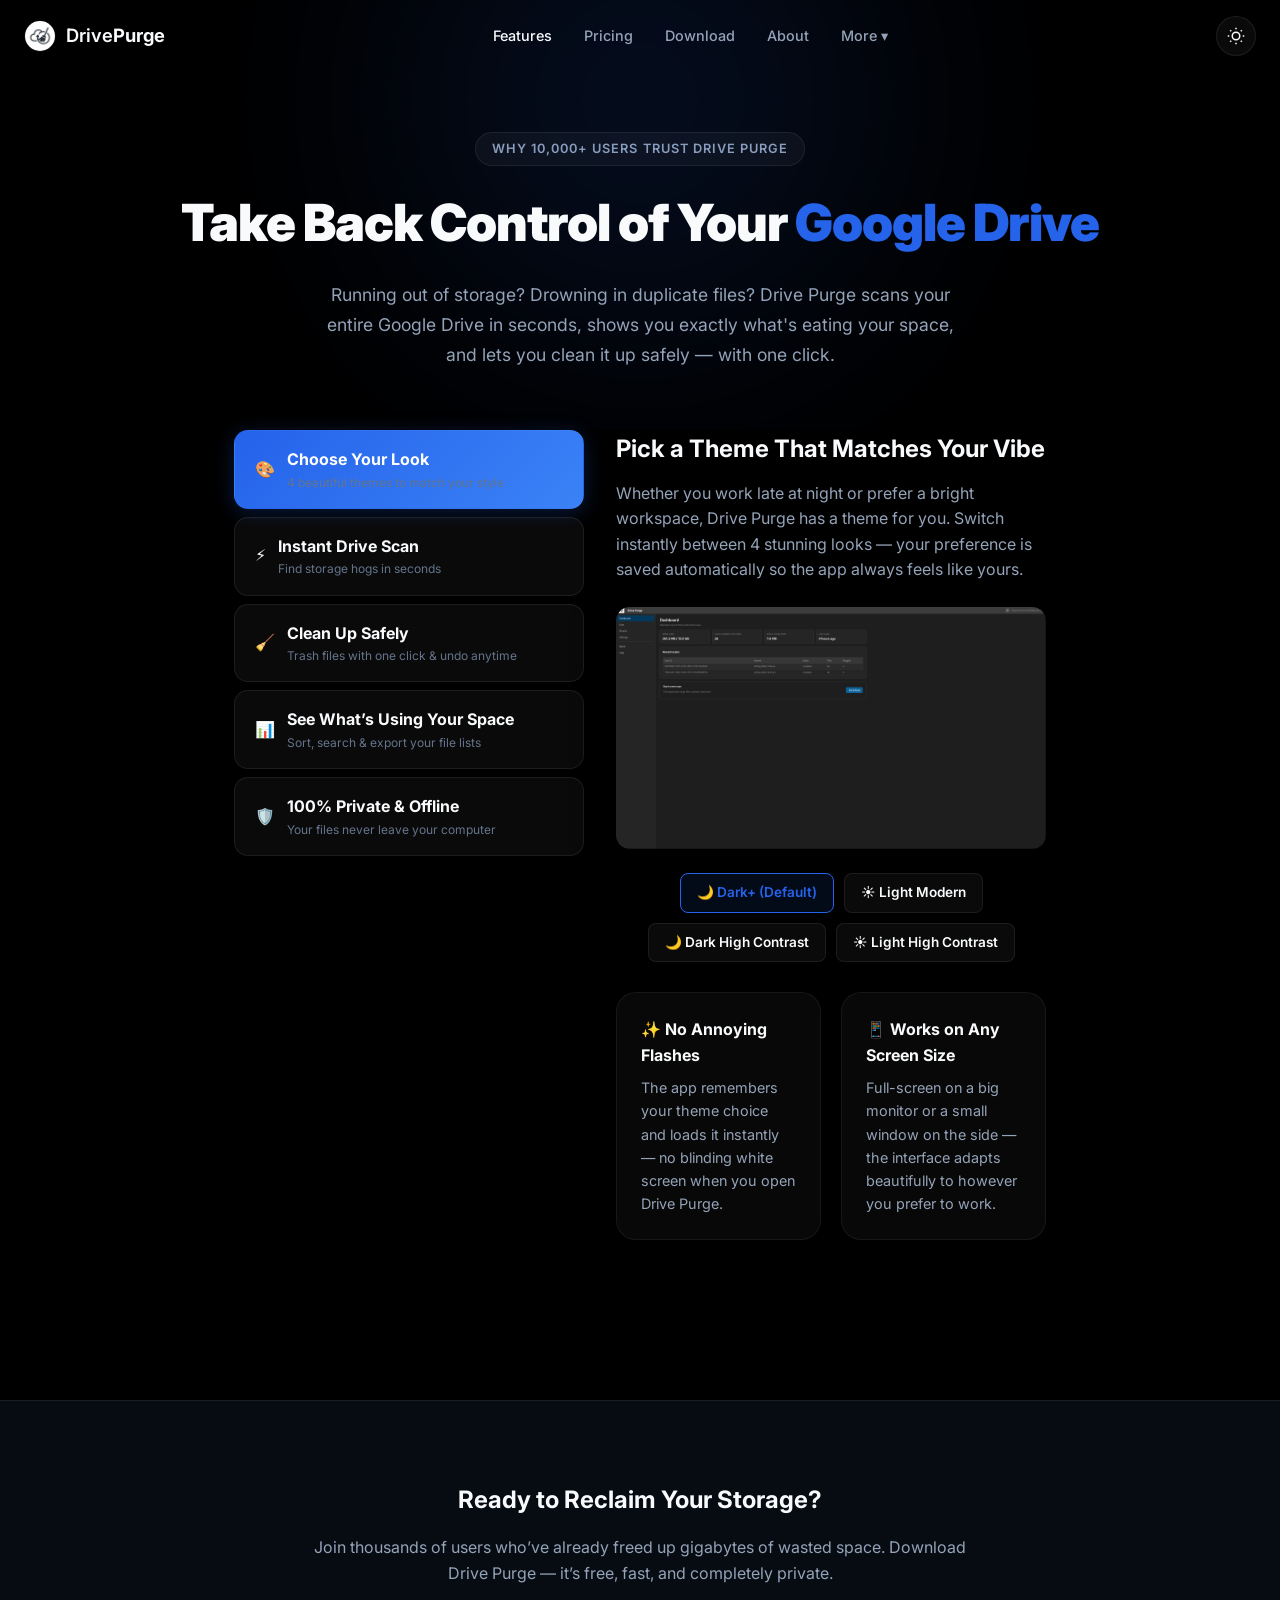
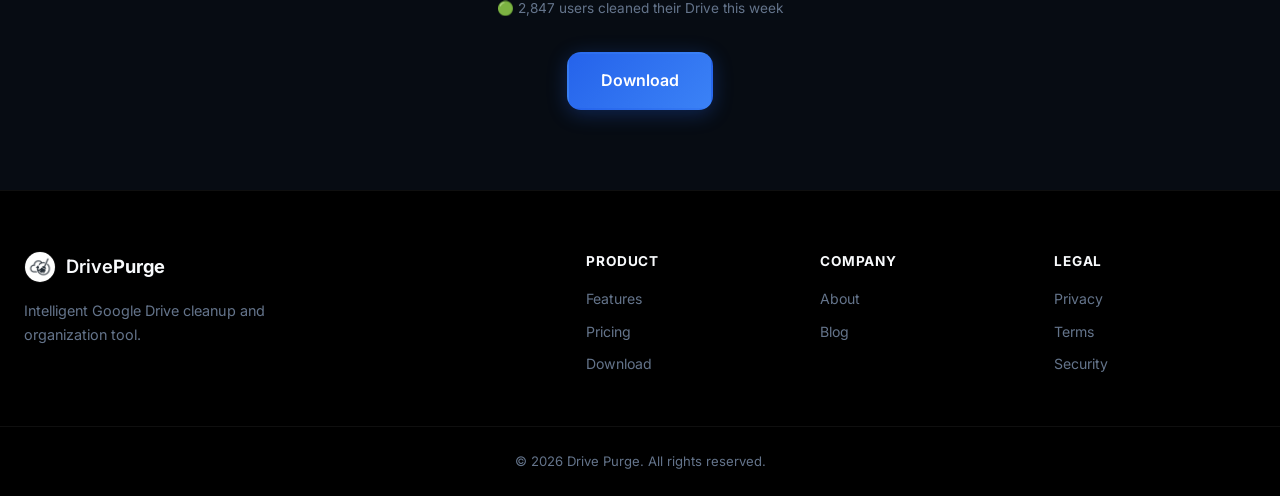
<file: features.html>
<!DOCTYPE html>
<html lang="en" data-theme="dark">
<head>
  <meta charset="UTF-8">
  <meta name="viewport" content="width=device-width, initial-scale=1.0">
  <title>Features — Reclaim Your Google Drive Storage in Minutes | Drive Purge</title>
  <meta name="description" content="See how Drive Purge helps you find duplicate files, reclaim wasted storage, safely clean up your Google Drive, and keep your files private — all in minutes.">
  <link rel="canonical" href="https://drivepurge.com/features.html">
  <link rel="icon" type="image/svg+xml" href="assets/favicon.svg">
  <script>(function(){var t=localStorage.getItem('dp-theme')||'dark';document.documentElement.setAttribute('data-theme',t)})()</script>
  <link rel="preconnect" href="https://fonts.googleapis.com">
  <link rel="preconnect" href="https://fonts.gstatic.com" crossorigin>
  <link href="https://fonts.googleapis.com/css2?family=Inter:wght@300;400;500;600;700;800;900&display=swap" rel="stylesheet">
  <link rel="stylesheet" href="assets/css/style.css">
  <style>
    /* Custom features page styling */
    .features-intro {
      max-width: 800px;
      margin: 0 auto 60px;
      text-align: center;
    }
    .tech-grid {
      display: grid;
      grid-template-columns: 1fr;
      gap: 32px;
      margin-bottom: 60px;
    }
    @media (min-width: 992px) {
      .tech-grid {
        grid-template-columns: 350px 1fr;
      }
    }
    .tech-nav {
      position: sticky;
      top: 100px;
      align-self: start;
    }
    .tech-nav__arrow {
      display: none;
      position: absolute;
      top: 50%;
      transform: translateY(-50%);
      width: 36px;
      height: 36px;
      border-radius: 50%;
      background: var(--bg-card);
      backdrop-filter: blur(10px);
      -webkit-backdrop-filter: blur(10px);
      border: 1px solid var(--border-card);
      color: var(--text-primary);
      align-items: center;
      justify-content: center;
      cursor: pointer;
      z-index: 10;
      font-size: 1.5rem;
      font-weight: bold;
      line-height: 1;
      padding: 0;
      transition: all var(--transition);
      box-shadow: var(--shadow-md);
    }
    .tech-nav__arrow:hover {
      background: var(--bg-card-hover);
      border-color: var(--border-card-hover);
      transform: translateY(-50%) scale(1.08);
    }
    .tech-nav__arrow--left {
      left: 4px;
      padding-right: 2px;
    }
    .tech-nav__arrow--right {
      right: 4px;
      padding-left: 2px;
    }
    .tech-nav__list {
      display: flex;
      flex-direction: column;
      gap: 8px;
    }
    .tech-nav__btn {
      text-align: left;
      padding: 16px 20px;
      border-radius: var(--radius-md);
      background: var(--bg-card);
      border: 1px solid var(--border-card);
      transition: all var(--transition);
      display: flex;
      align-items: center;
      gap: 12px;
    }
    .tech-nav__btn:hover {
      background: var(--bg-card-hover);
      border-color: var(--border-card-hover);
      transform: translateX(4px);
    }
    .tech-nav__btn.active {
      background: var(--gradient-accent);
      color: #fff;
      border-color: transparent;
      box-shadow: 0 4px 20px rgba(37,99,235,0.25);
    }
    .tech-content__panel {
      display: none;
      animation: fadeIn 0.4s ease forwards;
    }
    .tech-content__panel.active {
      display: block;
    }
    @keyframes fadeIn {
      from { opacity: 0; transform: translateY(10px); }
      to { opacity: 1; transform: translateY(0); }
    }
    
    /* Interactive Theme Preview Box */
    .theme-preview-box {
      border-radius: var(--radius-md);
      border: 1px solid var(--border-card);
      overflow: hidden;
      margin: 24px 0;
      box-shadow: var(--shadow-lg);
      transition: all var(--transition);
    }
    .theme-preview-box__header {
      background: var(--bg-secondary);
      padding: 12px 20px;
      display: flex;
      align-items: center;
      justify-content: space-between;
      border-bottom: 1px solid var(--border-card);
    }
    .theme-preview-box__dots {
      display: flex;
      gap: 8px;
    }
    .theme-preview-box__dot {
      width: 12px;
      height: 12px;
      border-radius: 50%;
      background: var(--text-muted);
    }
    .theme-preview-box__title {
      font-size: 0.85rem;
      font-weight: 600;
      color: var(--text-secondary);
    }
    .theme-preview-box__body {
      padding: 30px;
      text-align: center;
      min-height: 200px;
      display: flex;
      flex-direction: column;
      justify-content: center;
      align-items: center;
      transition: all var(--transition);
    }
    
    /* Theme variant states */
    .preview-dark-plus {
      background: #1e1e1e;
      color: #d4d4d4;
    }
    .preview-light-modern {
      background: #f3f4f6;
      color: #1f2937;
    }
    .preview-high-contrast {
      background: #000000;
      color: #00ff00;
      border: 2px solid #00ff00;
    }
    .preview-cyberpunk {
      background: #12041c;
      color: #ff007f;
      border: 1px solid #00f0ff;
    }

    .theme-selector-btns {
      display: flex;
      gap: 10px;
      margin-top: 16px;
      flex-wrap: wrap;
      justify-content: center;
    }
    .theme-btn {
      padding: 8px 16px;
      border-radius: var(--radius-sm);
      font-size: 0.85rem;
      font-weight: 600;
      border: 1px solid var(--border-card);
      background: var(--bg-card);
      cursor: pointer;
      transition: all var(--transition);
    }
    .theme-btn:hover {
      background: var(--bg-card-hover);
    }
    .theme-btn.active {
      border-color: var(--accent);
      background: rgba(37, 99, 235, 0.1);
      color: var(--accent);
    }

    /* Premium Speedometer simulation */
    .speed-gauge-premium {
      margin: 24px auto;
      width: 170px;
      height: 170px;
      position: relative;
      background: radial-gradient(circle, rgba(37,99,235,0.06) 0%, transparent 70%);
      border-radius: 50%;
      display: flex;
      align-items: center;
      justify-content: center;
      box-shadow: 0 0 30px rgba(37,99,235,0.05);
    }
    .speed-gauge-premium__track {
      position: absolute;
      inset: 6px;
      border-radius: 50%;
      border: 8px solid rgba(255, 255, 255, 0.05);
    }
    .speed-gauge-premium__ring {
      position: absolute;
      inset: 6px;
      border-radius: 50%;
      border: 8px solid transparent;
      border-top: 8px solid var(--accent);
      border-right: 8px solid var(--clr-green);
      animation: speedSpin 2.2s cubic-bezier(0.4, 0, 0.2, 1) infinite;
    }
    .speed-gauge-premium__glow {
      position: absolute;
      inset: 6px;
      border-radius: 50%;
      border: 8px solid transparent;
      border-top: 8px solid var(--accent);
      border-right: 8px solid var(--clr-green);
      filter: blur(8px);
      opacity: 0.7;
      animation: speedSpin 2.2s cubic-bezier(0.4, 0, 0.2, 1) infinite;
    }
    .speed-gauge-premium__value-box {
      position: absolute;
      inset: 20px;
      background: var(--bg-card);
      border: 1px solid var(--border-card);
      border-radius: 50%;
      display: flex;
      flex-direction: column;
      justify-content: center;
      align-items: center;
      box-shadow: var(--shadow-sm), inset 0 0 15px rgba(255, 255, 255, 0.02);
      z-index: 2;
    }
    .speed-number {
      font-size: 1.7rem;
      font-weight: 850;
      color: var(--text-primary);
      letter-spacing: -0.03em;
      text-shadow: 0 2px 10px rgba(37,99,235,0.2);
    }
    @keyframes speedSpin {
      0% { transform: rotate(0deg); }
      50% { transform: rotate(180deg); }
      100% { transform: rotate(360deg); }
    }
    @keyframes pulseGlow {
      0% { transform: scale(0.9); opacity: 0.6; box-shadow: 0 0 0 0 rgba(16,185,129,0.7); }
      70% { transform: scale(1.1); opacity: 1; box-shadow: 0 0 0 6px rgba(16,185,129,0); }
      100% { transform: scale(0.9); opacity: 0.6; box-shadow: 0 0 0 0 rgba(16,185,129,0); }
    }


    .feature-card-grid {
      display: grid;
      grid-template-columns: 1fr;
      gap: 20px;
      margin-top: 30px;
    }
    @media(min-width: 600px) {
      .feature-card-grid {
        grid-template-columns: repeat(2, 1fr);
      }
    }

    /* ===== MOBILE RESPONSIVE ===== */
    @media (max-width: 991px) {
      .tech-nav {
        position: relative;
        top: auto;
        overflow-x: auto;
        -webkit-overflow-scrolling: touch;
        scrollbar-width: none;
        margin-bottom: 8px;
      }
      .tech-nav::-webkit-scrollbar { display: none; }
      .tech-nav__list {
        flex-direction: row;
        gap: 10px;
        padding-bottom: 4px;
      }
      .tech-nav__btn {
        min-width: 180px;
        flex-shrink: 0;
        padding: 12px 16px;
        font-size: 0.85rem;
      }
      .tech-nav__btn:hover {
        transform: none;
      }
      .tech-grid {
        gap: 20px;
        margin-bottom: 40px;
      }
    }

    @media (max-width: 600px) {
      .features-intro {
        margin: 0 auto 30px;
        font-size: 0.95rem;
      }
      .tech-nav__btn {
        min-width: 155px;
        padding: 10px 14px;
      }
      .tech-content__panel h2 {
        font-size: 1.35rem;
      }
      .tech-content__panel img {
        border-radius: 10px;
        margin: 16px 0;
      }
      .theme-preview-box__body {
        padding: 20px 16px;
        min-height: 150px;
      }
      .theme-preview-box__body h3 {
        font-size: 1.15rem !important;
      }
      .theme-selector-btns {
        gap: 8px;
      }
      .theme-btn {
        padding: 7px 12px;
        font-size: 0.78rem;
      }
      .speed-gauge-premium {
        width: 125px;
        height: 125px;
        margin: 16px auto;
      }
      .speed-number {
        font-size: 1.25rem;
      }
      .feature-card-grid {
        gap: 14px;
        margin-top: 20px;
      }
      .glass-card {
        padding: 18px !important;
      }
    }
  </style>
</head>
<body>
  <!-- NAV -->
  <nav class="nav" id="main-nav">
    <div class="nav__inner container">
      <a href="index.html" class="nav__logo">
        <img src="assets/logo.jpeg" alt="Drive Purge" class="nav__logo-icon">
        <span>Drive<strong>Purge</strong></span>
      </a>
      <ul class="nav__links" id="nav-links">
        <li><a href="features.html" style="color:var(--text-primary)">Features</a></li>
        <li><a href="pricing.html">Pricing</a></li>
        <li><a href="download.html">Download</a></li>
        <li><a href="about.html">About</a></li>
        <li class="nav__dropdown">
          <a href="#" class="nav__dropdown-trigger" aria-expanded="false" aria-haspopup="true">More ▾</a>
          <ul class="nav__dropdown-menu">
            <li><a href="security.html">Security</a></li>
            <li><a href="privacy.html">Privacy</a></li>
          </ul>
        </li>
      </ul>
      <div class="nav__actions">
        <button class="theme-toggle" id="theme-toggle" aria-label="Toggle theme">
          <svg class="icon-sun" viewBox="0 0 24 24" fill="none" stroke="currentColor" stroke-width="2"><circle cx="12" cy="12" r="5"/><line x1="12" y1="1" x2="12" y2="3"/><line x1="12" y1="21" x2="12" y2="23"/><line x1="4.22" y1="4.22" x2="5.64" y2="5.64"/><line x1="18.36" y1="18.36" x2="19.78" y2="19.78"/><line x1="1" y1="12" x2="3" y2="12"/><line x1="21" y1="12" x2="23" y2="12"/><line x1="4.22" y1="19.78" x2="5.64" y2="18.36"/><line x1="18.36" y1="5.64" x2="19.78" y2="4.22"/></svg>
          <svg class="icon-moon" viewBox="0 0 24 24" fill="none" stroke="currentColor" stroke-width="2"><path d="M21 12.79A9 9 0 1111.21 3a7 7 0 009.79 9.79z"/></svg>
        </button>
        <button class="nav__burger" id="nav-burger" aria-label="Menu">
          <span></span><span></span><span></span>
        </button>
      </div>
    </div>
  </nav>

  <!-- HERO -->
  <section class="page-hero">
    <div class="page-hero__glow"></div>
    <div class="container">
      <span class="section-tag">Why 10,000+ Users Trust Drive Purge</span>
      <h1>Take Back Control of Your <span class="accent-text">Google Drive</span></h1>
      <p class="features-intro">Running out of storage? Drowning in duplicate files? Drive Purge scans your entire Google Drive in seconds, shows you exactly what's eating your space, and lets you clean it up safely — with one click.</p>
    </div>
  </section>

  <!-- FEATURES TECH TABS -->
  <section class="page-content" style="padding-top:0">
    <div class="container">
      <div class="tech-grid">
        <!-- Sidebar Tabs -->
        <aside class="tech-nav">
          <div class="tech-nav__list">
            <button class="tech-nav__btn active" data-target="vibrant-themes">
              <span>🎨</span>
              <div>
                <strong>Choose Your Look</strong>
                <div style="font-size:0.75rem;color:var(--text-muted)">4 beautiful themes to match your style</div>
              </div>
            </button>
            <button class="tech-nav__btn" data-target="scan-speed">
              <span>⚡</span>
              <div>
                <strong>Instant Drive Scan</strong>
                <div style="font-size:0.75rem;color:var(--text-muted)">Find storage hogs in seconds</div>
              </div>
            </button>
            <button class="tech-nav__btn" data-target="safe-cleanup">
              <span>🧹</span>
              <div>
                <strong>Clean Up Safely</strong>
                <div style="font-size:0.75rem;color:var(--text-muted)">Trash files with one click &amp; undo anytime</div>
              </div>
            </button>
            <button class="tech-nav__btn" data-target="data-audit">
              <span>📊</span>
              <div>
                <strong>See What’s Using Your Space</strong>
                <div style="font-size:0.75rem;color:var(--text-muted)">Sort, search &amp; export your file lists</div>
              </div>
            </button>
            <button class="tech-nav__btn" data-target="local-privacy">
              <span>🛡️</span>
              <div>
                <strong>100% Private &amp; Offline</strong>
                <div style="font-size:0.75rem;color:var(--text-muted)">Your files never leave your computer</div>
              </div>
            </button>
          </div>
        </aside>

        <!-- Tab Panel Content -->
        <main class="tech-content">

          <!-- PANEL 1: Themes & Customization -->
          <div class="tech-content__panel active" id="vibrant-themes">
            <h2>Pick a Theme That Matches Your Vibe</h2>
            <p style="margin-top:12px;color:var(--text-secondary)">Whether you work late at night or prefer a bright workspace, Drive Purge has a theme for you. Switch instantly between 4 stunning looks — your preference is saved automatically so the app always feels like yours.</p>

            <img id="main-theme-img" src="assets/img/Screenshot 2026-05-22 at 15-55-20 Drive Purge.png" alt="Drive Purge dashboard showing storage breakdown" style="width:100%;border-radius:var(--radius-md);margin:24px 0;box-shadow:var(--shadow-lg)" loading="lazy">

            <div class="theme-selector-btns" style="margin-top: 24px;">
              <button class="theme-btn active" data-theme-class="preview-dark-plus" data-theme-name="Dark Plus Mode" data-img-src="assets/img/Screenshot 2026-05-22 at 15-55-20 Drive Purge.png">🌙 Dark+ (Default)</button>
              <button class="theme-btn" data-theme-class="preview-light-modern" data-theme-name="Light Modern Mode" data-img-src="assets/img/Screenshot 2026-05-22 at 15-55-08 Drive Purge.png">☀️ Light Modern</button>
              <button class="theme-btn" data-theme-class="preview-high-contrast" data-theme-name="Dark High Contrast Mode" data-img-src="assets/img/Screenshot 2026-05-22 at 15-55-31 Drive Purge.png">🌙 Dark High Contrast</button>
              <button class="theme-btn" data-theme-class="preview-cyberpunk" data-theme-name="Light High Contrast Mode" data-img-src="assets/img/Screenshot 2026-05-22 at 15-55-42 Drive Purge.png">☀️ Light High Contrast</button>
            </div>

            <div class="feature-card-grid">
              <div class="glass-card" style="padding:24px">
                <h4>✨ No Annoying Flashes</h4>
                <p style="font-size:0.9rem;color:var(--text-secondary);margin-top:8px">The app remembers your theme choice and loads it instantly — no blinding white screen when you open Drive Purge.</p>
              </div>
              <div class="glass-card" style="padding:24px">
                <h4>📱 Works on Any Screen Size</h4>
                <p style="font-size:0.9rem;color:var(--text-secondary);margin-top:8px">Full-screen on a big monitor or a small window on the side — the interface adapts beautifully to however you prefer to work.</p>
              </div>
            </div>
          </div>

          <!-- PANEL 2: Scan Speed -->
          <div class="tech-content__panel" id="scan-speed">
            <h2>See Everything in Your Drive — Instantly</h2>
            <p style="margin-top:12px;color:var(--text-secondary)">Tired of waiting forever for Google Drive to load? Drive Purge scans your entire account in seconds, not minutes. It grabs the file names, sizes, and dates it needs — and skips everything else, so results appear almost instantly.</p>

            <img src="assets/img/feature-speed.png" alt="Lightning fast file scanning illustration" style="width:100%;border-radius:var(--radius-md);margin:24px 0;box-shadow:var(--shadow-lg)" loading="lazy">

            <div class="glass-card speed-dashboard-widget" style="padding: 35px 30px; text-align: center; max-width: 500px; margin: 30px auto; position: relative; overflow: hidden; border-color: rgba(37,99,235,0.2);">
              <!-- Top Glow Bar -->
              <div style="position: absolute; top: 0; left: 0; right: 0; height: 3px; background: linear-gradient(90deg, var(--accent) 0%, var(--clr-green) 100%);"></div>

              <div style="display: inline-flex; align-items: center; gap: 8px; margin-bottom: 20px; background: rgba(37,99,235,0.08); padding: 6px 14px; border-radius: 20px; border: 1px solid rgba(37,99,235,0.15)">
                <span class="live-pulse-dot" style="width: 8px; height: 8px; border-radius: 50%; background: #10b981; display: inline-block; animation: pulseGlow 1.5s infinite"></span>
                <span style="font-size: 0.85rem; font-weight: 700; text-transform: uppercase; letter-spacing: 0.05em; color: var(--accent);">Live Scan Speed</span>
              </div>

              <!-- Speed Gauge Dial -->
              <div class="speed-gauge-premium">
                <div class="speed-gauge-premium__track"></div>
                <div class="speed-gauge-premium__ring"></div>
                <div class="speed-gauge-premium__glow"></div>
                <div class="speed-gauge-premium__value-box">
                  <span id="speed-val" class="speed-number">12,500/s</span>
                  <span style="font-size: 0.7rem; text-transform: uppercase; letter-spacing: 0.05em; color: var(--text-muted); font-weight: 700; margin-top: 2px;">files/sec</span>
                </div>
              </div>

              <p style="font-size:0.85rem;color:var(--text-secondary);margin-top:16px;">Real-time multi-threaded indexing engine</p>
              
              <!-- Stats Row -->
              <div style="display:flex;gap:16px;justify-content:center;margin-top:24px;flex-wrap:wrap">
                <div class="glass-card stats-sub-card" style="padding:16px 20px;text-align:center;flex:1;min-width:140px;position:relative;border-top: 3px solid var(--accent);background: rgba(255,255,255,0.02)">
                  <div style="font-size: 0.75rem; text-transform: uppercase; font-weight: 700; letter-spacing: 0.05em; color: var(--text-muted); margin-bottom: 6px;">Files Scanned</div>
                  <div style="font-size:1.6rem;font-weight:800;color:var(--text-primary);letter-spacing:-0.02em;" id="total-scanned">0</div>
                </div>
                <div class="glass-card stats-sub-card" style="padding:16px 20px;text-align:center;flex:1;min-width:140px;position:relative;border-top: 3px solid var(--clr-green);background: rgba(255,255,255,0.02)">
                  <div style="font-size: 0.75rem; text-transform: uppercase; font-weight: 700; letter-spacing: 0.05em; color: var(--text-muted); margin-bottom: 6px;">Space Cleaned</div>
                  <div style="font-size:1.6rem;font-weight:800;color:var(--clr-green);letter-spacing:-0.02em;" id="space-saved">0 GB</div>
                </div>
              </div>
            </div>

            <div class="feature-card-grid">
              <div class="glass-card" style="padding:24px">
                <h4>⚡ Only Fetches What Matters</h4>
                <p style="font-size:0.9rem;color:var(--text-secondary);margin-top:8px">Drive Purge only grabs file names, sizes, and dates — not the actual file contents. This means 90% less data to download and near-instant results.</p>
              </div>
              <div class="glass-card" style="padding:24px">
                <h4>💾 Results Saved Locally</h4>
                <p style="font-size:0.9rem;color:var(--text-secondary);margin-top:8px">Your scan results are cached on your computer. Re-open Drive Purge later and your last scan is still there — no need to wait again.</p>
              </div>
            </div>
          </div>

          <!-- PANEL 3: Safe Cleanup & Undo -->
          <div class="tech-content__panel" id="safe-cleanup">
            <h2>Clean Up Without the Anxiety</h2>
            <p style="margin-top:12px;color:var(--text-secondary)">We know deleting files can feel scary. That's why Drive Purge never permanently deletes anything — files go to your Google Drive Trash first, and you can restore them with a single click if you change your mind.</p>

            <img src="assets/img/feature-cleanup.png" alt="Safe file cleanup and restore illustration" style="width:100%;border-radius:var(--radius-md);margin:24px 0;box-shadow:var(--shadow-lg)" loading="lazy">

            <div class="feature-card-grid">
              <div class="glass-card" style="padding:24px;border-left:4px solid var(--accent)">
                <h4 style="display:flex;align-items:center;gap:8px"><span>🗑️</span> Nothing Deleted Permanently</h4>
                <p style="font-size:0.9rem;color:var(--text-secondary);margin-top:8px">Every file you clean goes to your Google Drive Trash first. You have 30 days to change your mind before Google removes it for good.</p>
              </div>
              <div class="glass-card" style="padding:24px;border-left:4px solid var(--clr-green)">
                <h4 style="display:flex;align-items:center;gap:8px"><span>↩️</span> One-Click Undo</h4>
                <p style="font-size:0.9rem;color:var(--text-secondary);margin-top:8px">Accidentally trashed something important? Hit "Undo" and Drive Purge instantly restores it back to its original folder. No digging through trash required.</p>
              </div>
              <div class="glass-card" style="padding:24px;border-left:4px solid var(--clr-teal)">
                <h4 style="display:flex;align-items:center;gap:8px"><span>⏳</span> Smart Pacing</h4>
                <p style="font-size:0.9rem;color:var(--text-secondary);margin-top:8px">Cleaning thousands of files? Drive Purge automatically spaces out requests so your Google account never gets rate-limited. You can also adjust the speed yourself.</p>
              </div>
              <div class="glass-card" style="padding:24px;border-left:4px solid var(--clr-orange)">
                <h4 style="display:flex;align-items:center;gap:8px"><span>📁</span> Protect Your Important Folders</h4>
                <p style="font-size:0.9rem;color:var(--text-secondary);margin-top:8px">Mark specific folders or file types as "never touch" and Drive Purge will skip them every time. Perfect for keeping your work documents safe.</p>
              </div>
            </div>
          </div>

          <!-- PANEL 4: Detailed Storage Audits -->
          <div class="tech-content__panel" id="data-audit">
            <h2>Know Exactly What’s Eating Your Storage</h2>
            <p style="margin-top:12px;color:var(--text-secondary)">Stop guessing where your 15 GB went. Drive Purge gives you a clear, searchable breakdown of every file in your Drive — sorted by size, type, or date. Find the biggest space-wasters in seconds.</p>

            <img src="assets/img/feature-reports.png" alt="Storage audit and file reports illustration" style="width:100%;border-radius:var(--radius-md);margin:24px 0;box-shadow:var(--shadow-lg)" loading="lazy">

            <div class="glass-card" style="padding:24px;margin:24px 0">
              <h4 style="margin-bottom:12px">What You Can Do With Your Scan Results</h4>
              <ul style="list-style:disc;padding-left:20px;color:var(--text-secondary);font-size:0.95rem">
                <li style="margin-bottom:8px"><strong>Sort by what matters:</strong> Instantly find your largest files, oldest documents, duplicate copies, and orphaned files with no parent folder.</li>
                <li style="margin-bottom:8px"><strong>Search instantly:</strong> Looking for a specific file? Type its name and find it in milliseconds, even across thousands of results.</li>
                <li style="margin-bottom:8px"><strong>Export to spreadsheet:</strong> Download your file list as a CSV to open in Excel or Google Sheets for deeper analysis or record-keeping.</li>
                <li style="margin-bottom:8px"><strong>Select &amp; clean in bulk:</strong> Check the files you want gone, hit clean, and Drive Purge handles the rest. No need to delete files one by one.</li>
              </ul>
            </div>
          </div>

          <!-- PANEL 5: Local Privacy -->
          <div class="tech-content__panel" id="local-privacy">
            <h2>Your Files Stay on Your Computer. Period.</h2>
            <p style="margin-top:12px;color:var(--text-secondary)">Unlike other cleanup tools that upload your data to their servers, Drive Purge runs 100% on your own machine. We never see your files, your file names, or anything about your Google Drive account.</p>

            <img src="assets/img/feature-security.png" alt="File security and privacy protection" style="width:100%;border-radius:var(--radius-md);margin:24px 0;box-shadow:var(--shadow-lg)" loading="lazy">

            <div class="feature-card-grid">
              <div class="glass-card" style="padding:24px">
                <h4>🔒 Your Login Stays Safe</h4>
                <p style="font-size:0.9rem;color:var(--text-secondary);margin-top:8px">Your Google sign-in credentials are encrypted and stored only on your device. They’re never sent to our servers because we don’t have any.</p>
              </div>
              <div class="glass-card" style="padding:24px">
                <h4>🚫 No Tracking, No Analytics</h4>
                <p style="font-size:0.9rem;color:var(--text-secondary);margin-top:8px">Zero tracking scripts, zero usage analytics, zero data collection. We literally can’t see what you do with the app — and that’s by design.</p>
              </div>
              <div class="glass-card" style="padding:24px">
                <h4>🌐 Works Offline Too</h4>
                <p style="font-size:0.9rem;color:var(--text-secondary);margin-top:8px">After your initial scan, you can browse and filter your results completely offline. The app only connects to Google when you explicitly start a new scan or cleanup.</p>
              </div>
              <div class="glass-card" style="padding:24px">
                <h4>✅ Open-Source Transparency</h4>
                <p style="font-size:0.9rem;color:var(--text-secondary);margin-top:8px">Don’t take our word for it — inspect the source code yourself. Drive Purge is built with transparency at its core so you know exactly what’s running on your machine.</p>
              </div>
            </div>
          </div>

        </main>
      </div>
    </div>
  </section>

  <!-- CTA -->
  <section class="cta" id="cta" style="background:var(--bg-secondary);padding:80px 0;border-top:1px solid var(--border-card)">
    <div class="container" style="text-align:center;max-width:700px">
      <h2>Ready to Reclaim Your Storage?</h2>
      <p style="color:var(--text-secondary);margin:16px 0 12px">Join thousands of users who’ve already freed up gigabytes of wasted space. Download Drive Purge — it’s free, fast, and completely private.</p>
      <p style="color:var(--text-muted);font-size:0.85rem;margin-bottom:32px">🟢 <span id="active-users">2,847</span> users cleaned their Drive this week</p>
      <a href="download.html" class="btn btn--primary btn--lg">Download</a>
    </div>
  </section>

  <!-- FOOTER -->
  <footer class="footer">
    <div class="container footer__inner">
      <div class="footer__brand">
        <a href="index.html" class="nav__logo">
          <img src="assets/logo.jpeg" alt="Drive Purge" class="nav__logo-icon">
          <span>Drive<strong>Purge</strong></span>
        </a>
        <p>Intelligent Google Drive cleanup and organization tool.</p>
      </div>
      <div class="footer__links">
        <div class="footer__col">
          <h4>Product</h4>
          <a href="features.html">Features</a>
          <a href="pricing.html">Pricing</a>
          <a href="download.html">Download</a>
        </div>
        <div class="footer__col">
          <h4>Company</h4>
          <a href="about.html">About</a>
          <a href="blog.html">Blog</a>
        </div>
        <div class="footer__col">
          <h4>Legal</h4>
          <a href="privacy.html">Privacy</a>
          <a href="terms.html">Terms</a>
          <a href="security.html">Security</a>
        </div>
      </div>
    </div>
    <div class="container footer__bottom">
      <p>&copy; 2026 Drive Purge. All rights reserved.</p>
    </div>
  </footer>

  <script src="assets/js/script.js" defer></script>
  <script>
    document.addEventListener("DOMContentLoaded", function() {
      // Sidebar Navigation Tabs logic
      const navButtons = document.querySelectorAll(".tech-nav__btn");
      const contentPanels = document.querySelectorAll(".tech-content__panel");

      navButtons.forEach(btn => {
        btn.addEventListener("click", () => {
          navButtons.forEach(b => b.classList.remove("active"));
          contentPanels.forEach(p => p.classList.remove("active"));

          btn.classList.add("active");
          const target = btn.getAttribute("data-target");
          document.getElementById(target).classList.add("active");
        });
      });

      // Interactive Theme Selector logic
      const themeSelectorBtns = document.querySelectorAll(".theme-btn");
      const mainThemeImg = document.getElementById("main-theme-img");

      themeSelectorBtns.forEach(btn => {
        btn.addEventListener("click", () => {
          themeSelectorBtns.forEach(b => b.classList.remove("active"));
          btn.classList.add("active");

          const imgSrc = btn.getAttribute("data-img-src");

          // Update main real theme screenshot
          if (mainThemeImg && imgSrc) {
            mainThemeImg.src = imgSrc;
          }
        });
      });

      // === REALTIME COUNTERS ===

      // Scan speed gauge (fluctuating)
      let speedVal = document.getElementById("speed-val");
      if (speedVal) {
        setInterval(() => {
          let base = 12000 + Math.floor(Math.random() * 1500);
          speedVal.textContent = base.toLocaleString() + "/s";
        }, 1200);
      }

      // Files scanned today counter (counts up)
      let totalScanned = document.getElementById("total-scanned");
      if (totalScanned) {
        let count = 847230;
        function animateScanned() {
          count += Math.floor(Math.random() * 300) + 50;
          totalScanned.textContent = count.toLocaleString();
          setTimeout(animateScanned, 2000 + Math.random() * 3000);
        }
        animateScanned();
      }

      // Space saved counter (slowly grows)
      let spaceSaved = document.getElementById("space-saved");
      if (spaceSaved) {
        let gb = 142.7;
        function animateSpace() {
          gb += Math.random() * 0.3;
          spaceSaved.textContent = gb.toFixed(1) + " GB";
          setTimeout(animateSpace, 3000 + Math.random() * 4000);
        }
        animateSpace();
      }

      // Active users this week (subtle fluctuation)
      let activeUsers = document.getElementById("active-users");
      if (activeUsers) {
        setInterval(() => {
          let base = 2800 + Math.floor(Math.random() * 200);
          activeUsers.textContent = base.toLocaleString();
        }, 5000);
      }
    });
  </script>
</body>
</html>
</file>
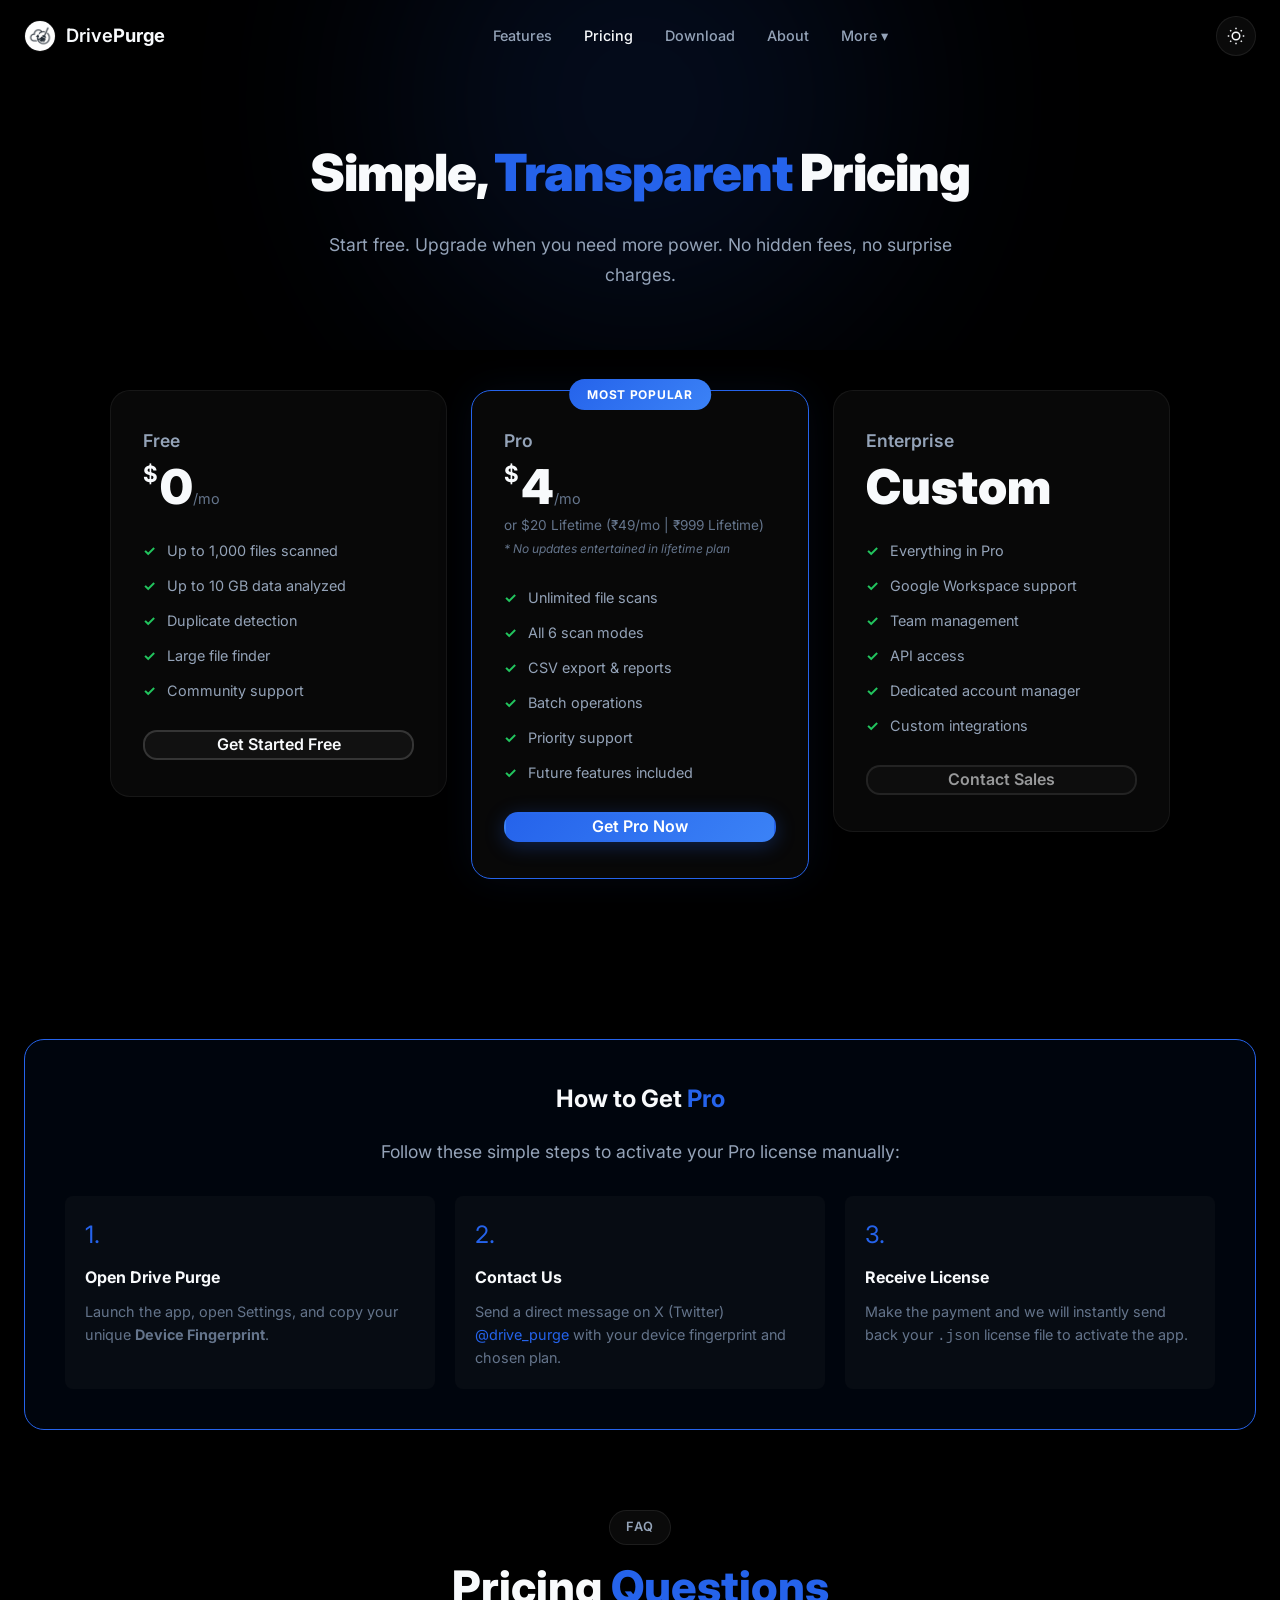
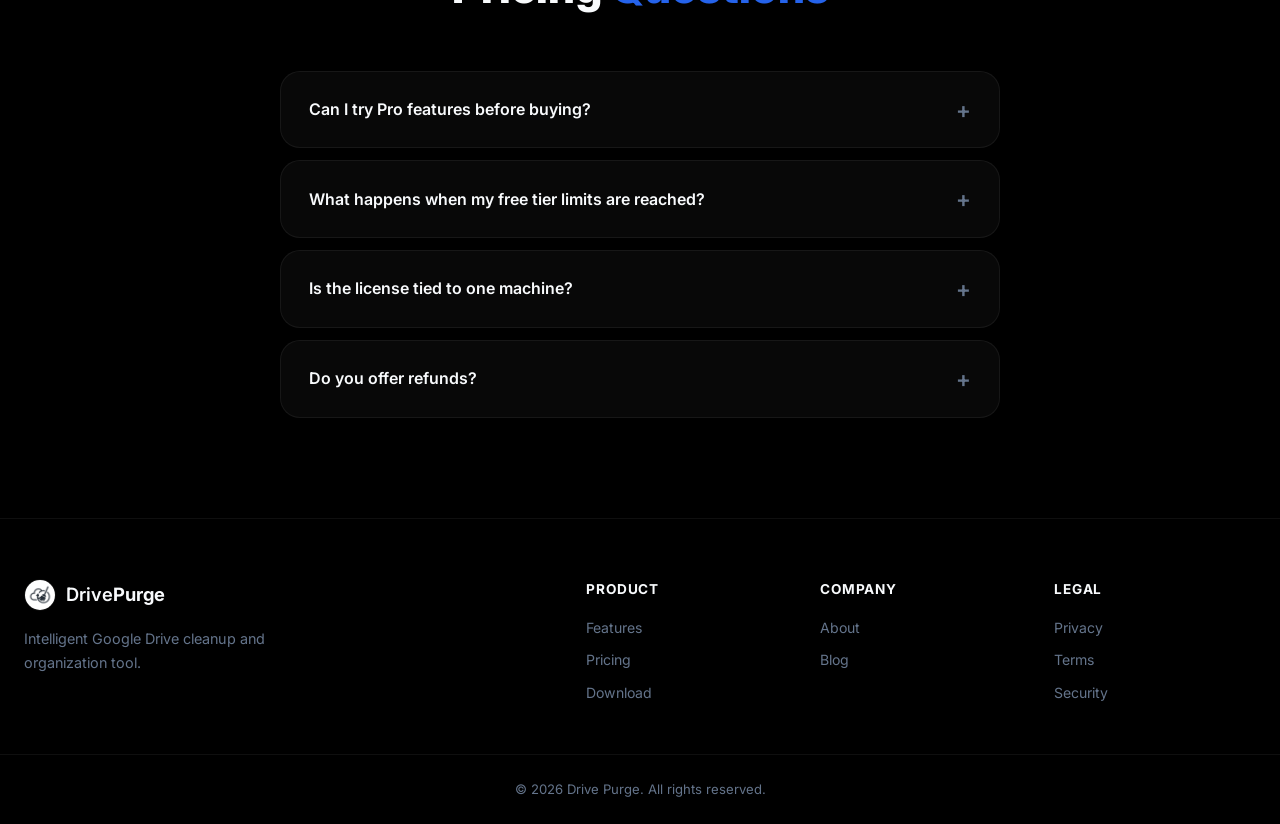
<file: pricing.html>
<!DOCTYPE html>
<html lang="en" data-theme="dark">
<head>
  <meta charset="UTF-8">
  <meta name="viewport" content="width=device-width, initial-scale=1.0">
  <title>Pricing — Drive Purge</title>
  <meta name="description" content="Drive Purge pricing plans. Start free, upgrade to Pro for unlimited scans, or go Enterprise for team management and API access.">
  <link rel="canonical" href="https://drivepurge.com/pricing.html">
  <link rel="icon" type="image/svg+xml" href="assets/favicon.svg">
  <script>(function(){var t=localStorage.getItem('dp-theme')||'dark';document.documentElement.setAttribute('data-theme',t)})()</script>
  <link rel="preconnect" href="https://fonts.googleapis.com">
  <link rel="preconnect" href="https://fonts.gstatic.com" crossorigin>
  <link href="https://fonts.googleapis.com/css2?family=Inter:wght@300;400;500;600;700;800;900&display=swap" rel="stylesheet">
  <link rel="stylesheet" href="assets/css/style.css">
</head>
<body>
  <nav class="nav" id="main-nav">
    <div class="nav__inner container">
      <a href="index.html" class="nav__logo">
        <img src="assets/logo.jpeg" alt="Drive Purge" class="nav__logo-icon">
        <span>Drive<strong>Purge</strong></span>
      </a>
      <ul class="nav__links" id="nav-links">
        <li><a href="features.html">Features</a></li>
        <li><a href="pricing.html" style="color:var(--text-primary)">Pricing</a></li>
        <li><a href="download.html">Download</a></li>
        <li><a href="about.html">About</a></li>
        <li class="nav__dropdown"><a href="#" class="nav__dropdown-trigger" aria-expanded="false" aria-haspopup="true">More ▾</a><ul class="nav__dropdown-menu"><li><a href="security.html">Security</a></li><li><a href="privacy.html">Privacy</a></li></ul></li>
      </ul>
      <div class="nav__actions">
        <button class="theme-toggle" id="theme-toggle" aria-label="Toggle theme"><svg class="icon-sun" viewBox="0 0 24 24" fill="none" stroke="currentColor" stroke-width="2"><circle cx="12" cy="12" r="5"/><line x1="12" y1="1" x2="12" y2="3"/><line x1="12" y1="21" x2="12" y2="23"/><line x1="4.22" y1="4.22" x2="5.64" y2="5.64"/><line x1="18.36" y1="18.36" x2="19.78" y2="19.78"/><line x1="1" y1="12" x2="3" y2="12"/><line x1="21" y1="12" x2="23" y2="12"/><line x1="4.22" y1="19.78" x2="5.64" y2="18.36"/><line x1="18.36" y1="5.64" x2="19.78" y2="4.22"/></svg><svg class="icon-moon" viewBox="0 0 24 24" fill="none" stroke="currentColor" stroke-width="2"><path d="M21 12.79A9 9 0 1111.21 3a7 7 0 009.79 9.79z"/></svg></button>
        <button class="nav__burger" id="nav-burger" aria-label="Menu"><span></span><span></span><span></span></button>
      </div>
    </div>
  </nav>

  <section class="page-hero">
    <div class="page-hero__glow"></div>
    <div class="container">
      <h1>Simple, <span class="accent-text">Transparent</span> Pricing</h1>
      <p>Start free. Upgrade when you need more power. No hidden fees, no surprise charges.</p>
    </div>
  </section>

  <section class="pricing pricing-page" id="pricing" style="padding-top:40px">
    <div class="container">
      <div class="pricing__grid">
        <div class="pricing-card glass-card">
          <div class="pricing-card__header">
            <h3>Free</h3>
            <div class="pricing-card__price"><span class="pricing-card__currency">$</span>0<span class="pricing-card__period">/mo</span></div>
          </div>
          <ul class="pricing-card__features">
            <li>Up to 1,000 files scanned</li>
            <li>Up to 10 GB data analyzed</li>
            <li>Duplicate detection</li>
            <li>Large file finder</li>
            <li>Community support</li>
          </ul>
          <a href="download.html" class="btn btn--ghost btn--full">Get Started Free</a>
        </div>
        <div class="pricing-card pricing-card--featured glass-card">
          <div class="pricing-card__badge">Most Popular</div>
          <div class="pricing-card__header">
            <h3>Pro</h3>
            <div class="pricing-card__price"><span class="pricing-card__currency">$</span>4<span class="pricing-card__period">/mo</span></div>
            <p style="font-size:0.85rem;color:var(--text-muted);margin-top:4px">or $20 Lifetime (₹49/mo | ₹999 Lifetime)</p>
            <p style="font-size:0.75rem;color:var(--text-muted);margin-top:2px;font-style:italic;">* No updates entertained in lifetime plan</p>
          </div>
          <ul class="pricing-card__features">
            <li>Unlimited file scans</li>
            <li>All 6 scan modes</li>
            <li>CSV export & reports</li>
            <li>Batch operations</li>
            <li>Priority support</li>
            <li>Future features included</li>
          </ul>
          <a href="#how-to-buy" class="btn btn--primary btn--full">Get Pro Now</a>
        </div>
        <div class="pricing-card glass-card">
          <div class="pricing-card__header">
            <h3>Enterprise</h3>
            <div class="pricing-card__price">Custom</div>
          </div>
          <ul class="pricing-card__features">
            <li>Everything in Pro</li>
            <li>Google Workspace support</li>
            <li>Team management</li>
            <li>API access</li>
            <li>Dedicated account manager</li>
            <li>Custom integrations</li>
          </ul>
          <a href="#" class="btn btn--ghost btn--full btn--coming-soon">Contact Sales</a>
        </div>
      </div>
    </div>
  </section>

  <!-- How to Buy (Manual Flow) -->
  <section class="manual-buy" id="how-to-buy" style="padding-top:60px; padding-bottom:20px;">
    <div class="container">
      <div class="glass-card" style="padding: 40px; text-align: center; border: 1px solid var(--accent); background: rgba(0, 102, 255, 0.05);">
        <h2 style="margin-bottom: 20px;">How to Get <span class="accent-text">Pro</span></h2>
        <p style="margin-bottom: 30px; font-size: 1.1rem; color: var(--text-secondary);">Follow these simple steps to activate your Pro license manually:</p>
        <div style="display: grid; grid-template-columns: repeat(auto-fit, minmax(250px, 1fr)); gap: 20px; text-align: left;">
          <div style="padding: 20px; background: var(--bg-secondary); border-radius: 8px;">
            <div style="font-size: 1.5rem; color: var(--accent); margin-bottom: 10px;">1.</div>
            <h4 style="margin-bottom: 10px;">Open Drive Purge</h4>
            <p style="font-size: 0.9rem; color: var(--text-muted);">Launch the app, open Settings, and copy your unique <strong>Device Fingerprint</strong>.</p>
          </div>
          <div style="padding: 20px; background: var(--bg-secondary); border-radius: 8px;">
            <div style="font-size: 1.5rem; color: var(--accent); margin-bottom: 10px;">2.</div>
            <h4 style="margin-bottom: 10px;">Contact Us</h4>
            <p style="font-size: 0.9rem; color: var(--text-muted);">Send a direct message on X (Twitter) <a href="https://x.com/drive_purge" style="color:var(--accent);">@drive_purge</a> with your device fingerprint and chosen plan.</p>
          </div>
          <div style="padding: 20px; background: var(--bg-secondary); border-radius: 8px;">
            <div style="font-size: 1.5rem; color: var(--accent); margin-bottom: 10px;">3.</div>
            <h4 style="margin-bottom: 10px;">Receive License</h4>
            <p style="font-size: 0.9rem; color: var(--text-muted);">Make the payment and we will instantly send back your <code>.json</code> license file to activate the app.</p>
          </div>
        </div>
      </div>
    </div>
  </section>

  <!-- FAQ for pricing -->
  <section class="faq" id="pricing-faq" style="padding-top:60px">
    <div class="container">
      <div class="section-header">
        <span class="section-tag">FAQ</span>
        <h2 class="section-title">Pricing <span class="accent-text">Questions</span></h2>
      </div>
      <div class="faq__list">
        <details class="faq__item glass-card">
          <summary>Can I try Pro features before buying?</summary>
          <p>Yes! We offer a free trial of Pro features so you can experience unlimited scanning and all six scan modes before committing. No credit card required to start.</p>
        </details>
        <details class="faq__item glass-card">
          <summary>What happens when my free tier limits are reached?</summary>
          <p>When you reach the 1,000 file or 10 GB data limit, you can still view your scan history and previously flagged files. To run new scans, you'll need to upgrade to Pro.</p>
        </details>
        <details class="faq__item glass-card">
          <summary>Is the license tied to one machine?</summary>
          <p>Yes, each Pro license is bound to one machine via a hardware fingerprint. Enterprise plans support multiple seats. If you need to transfer your license to a new machine, contact support.</p>
        </details>
        <details class="faq__item glass-card">
          <summary>Do you offer refunds?</summary>
          <p>No, we don't offer refunds.</p>
        </details>
      </div>
    </div>
  </section>

  <footer class="footer">
    <div class="container footer__inner">
      <div class="footer__brand">
        <a href="index.html" class="nav__logo">
          <img src="assets/logo.jpeg" alt="Drive Purge" class="nav__logo-icon">
          <span>Drive<strong>Purge</strong></span>
        </a>
        <p>Intelligent Google Drive cleanup and organization tool.</p>
      </div>
      <div class="footer__links">
        <div class="footer__col"><h4>Product</h4><a href="features.html">Features</a><a href="pricing.html">Pricing</a><a href="download.html">Download</a></div>
        <div class="footer__col"><h4>Company</h4><a href="about.html">About</a><a href="blog.html">Blog</a></div>
        <div class="footer__col"><h4>Legal</h4><a href="privacy.html">Privacy</a><a href="terms.html">Terms</a><a href="security.html">Security</a></div>
      </div>
    </div>
    <div class="container footer__bottom"><p>&copy; 2026 Drive Purge. All rights reserved.</p></div>
  </footer>
  <script src="assets/js/script.js" defer></script>
</body>
</html>
</file>
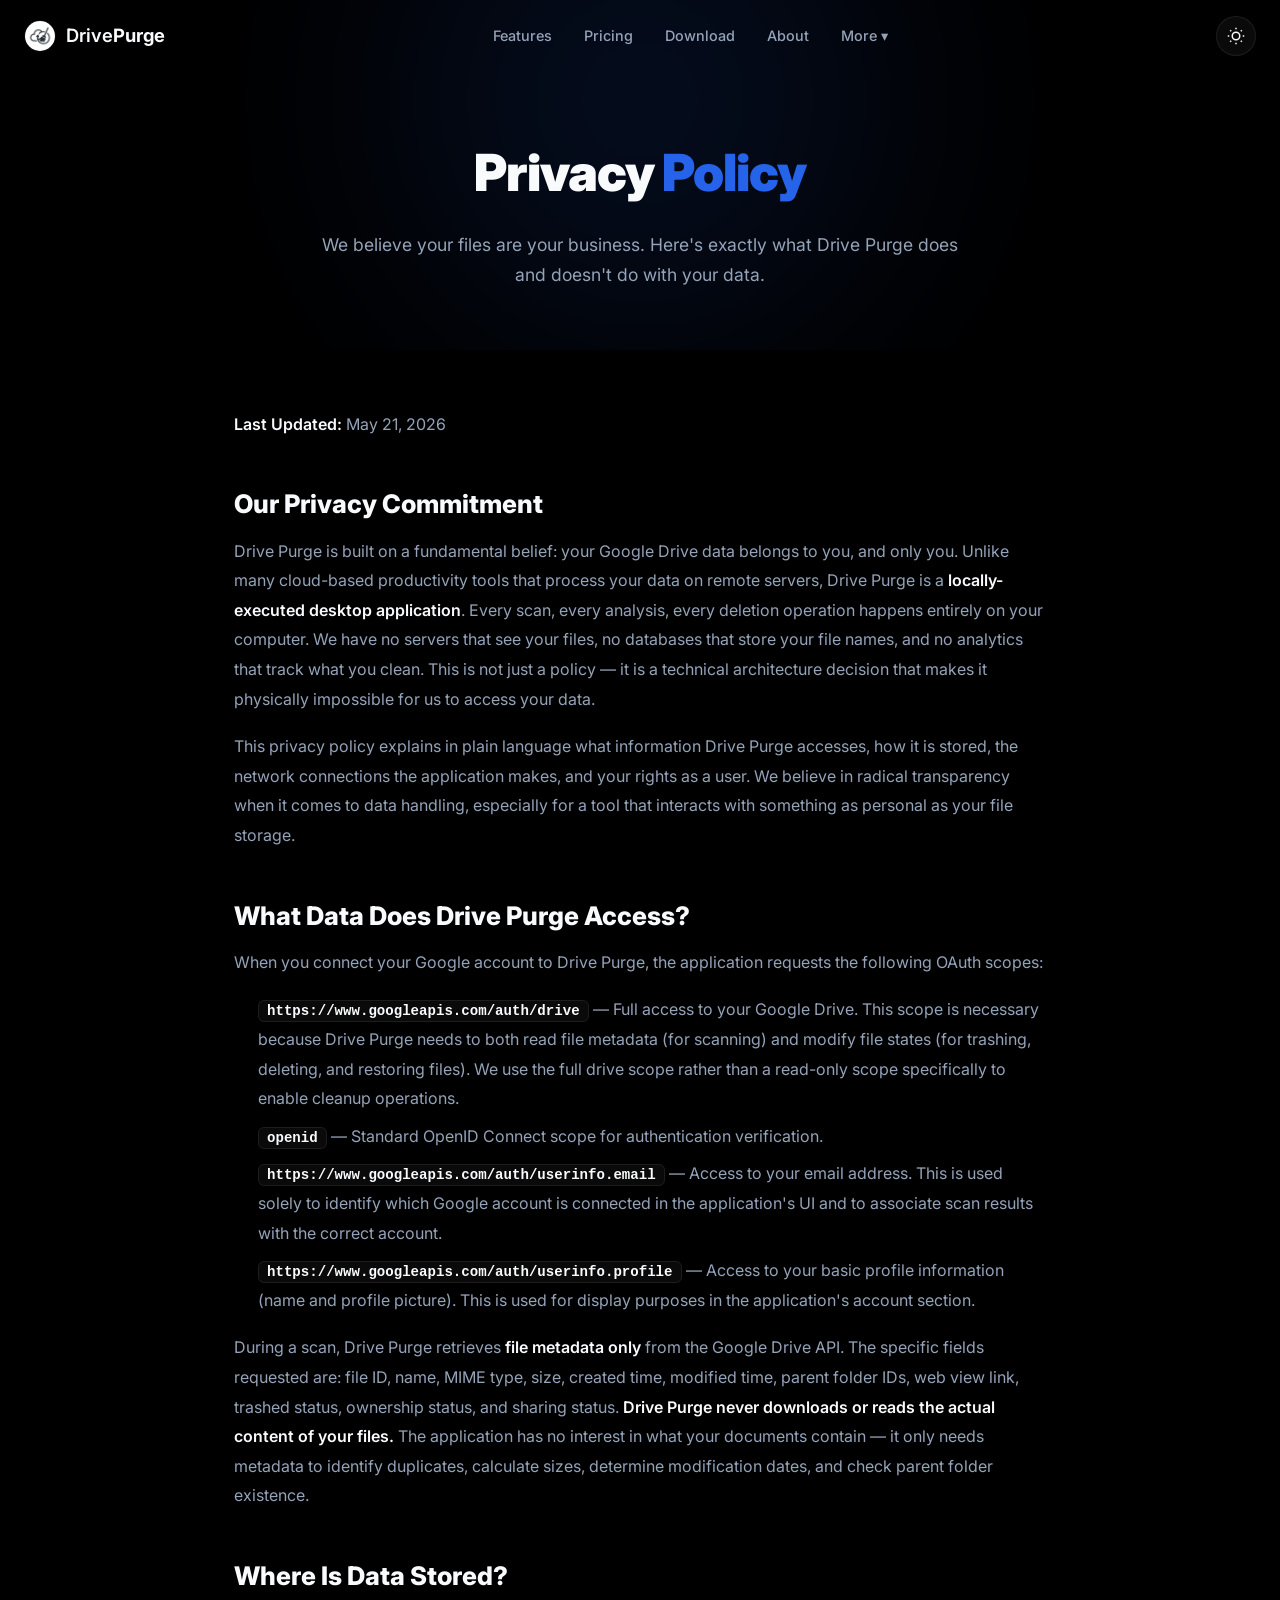
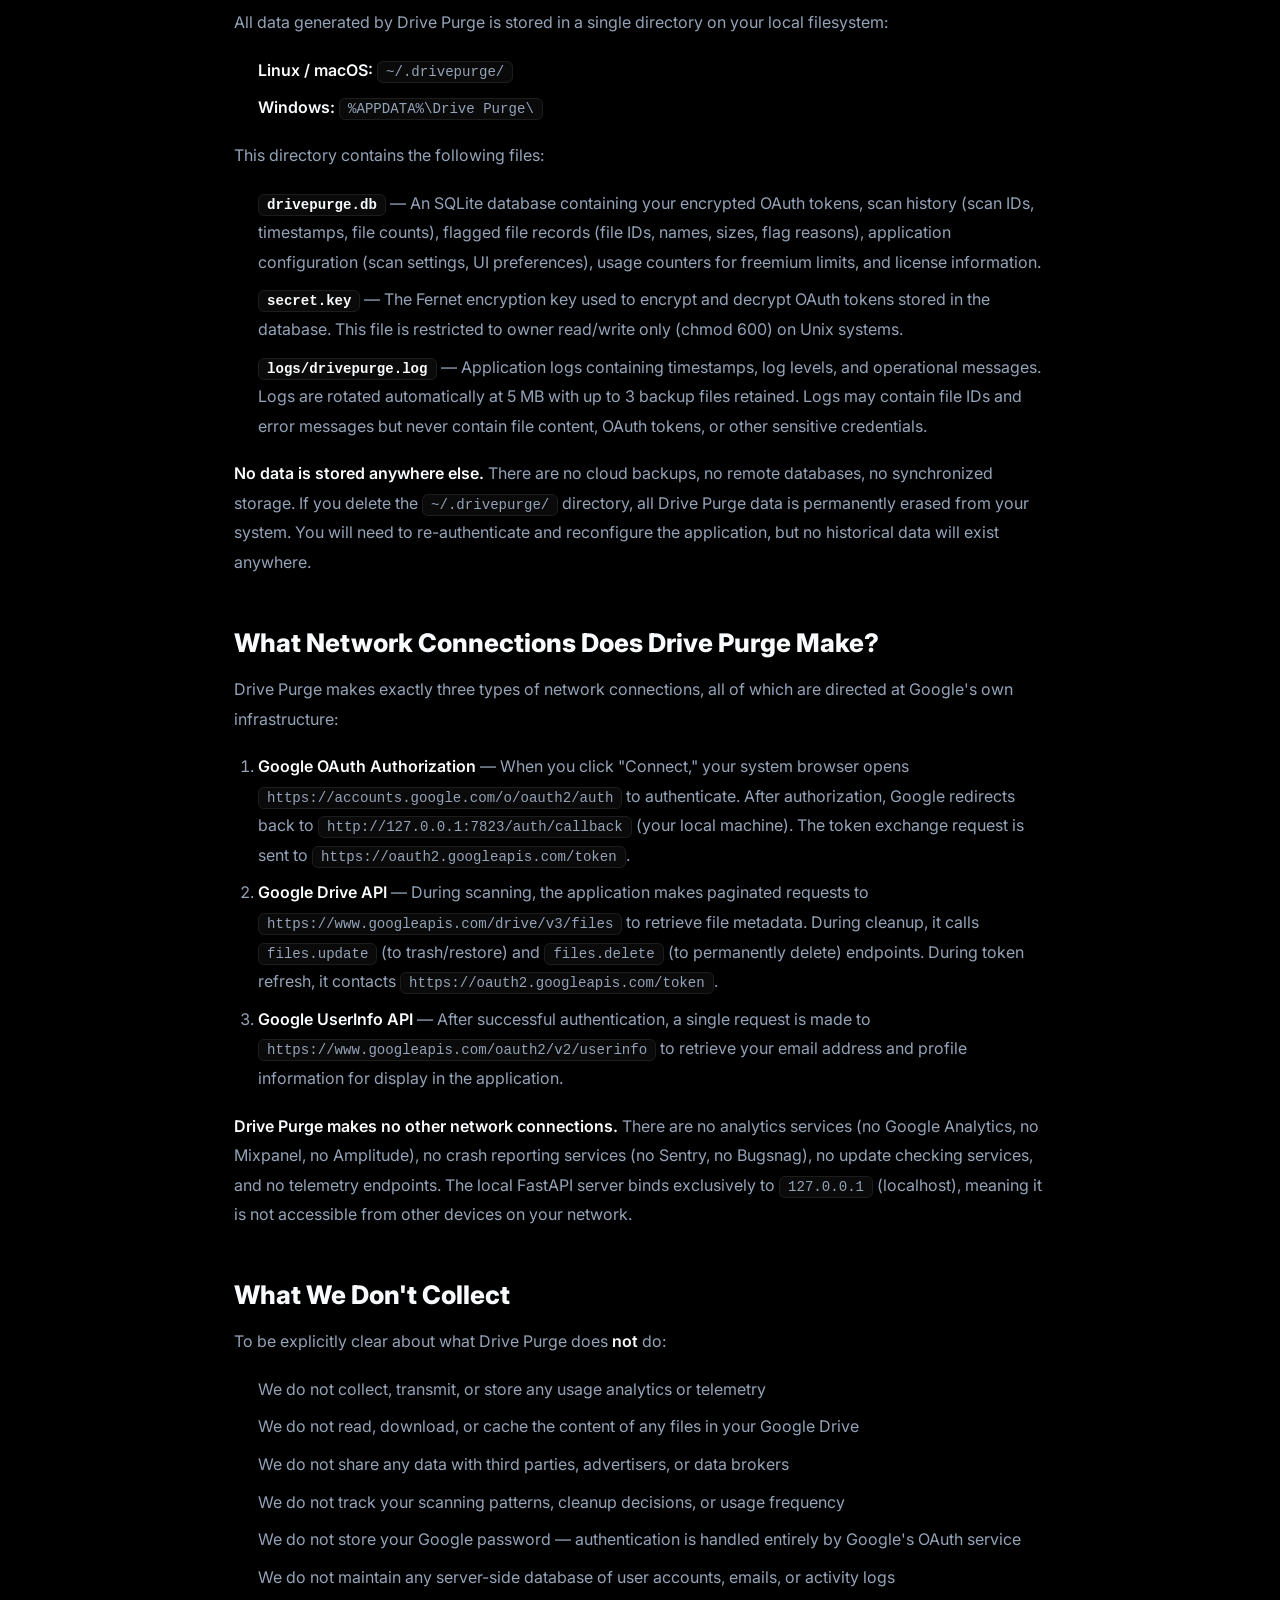
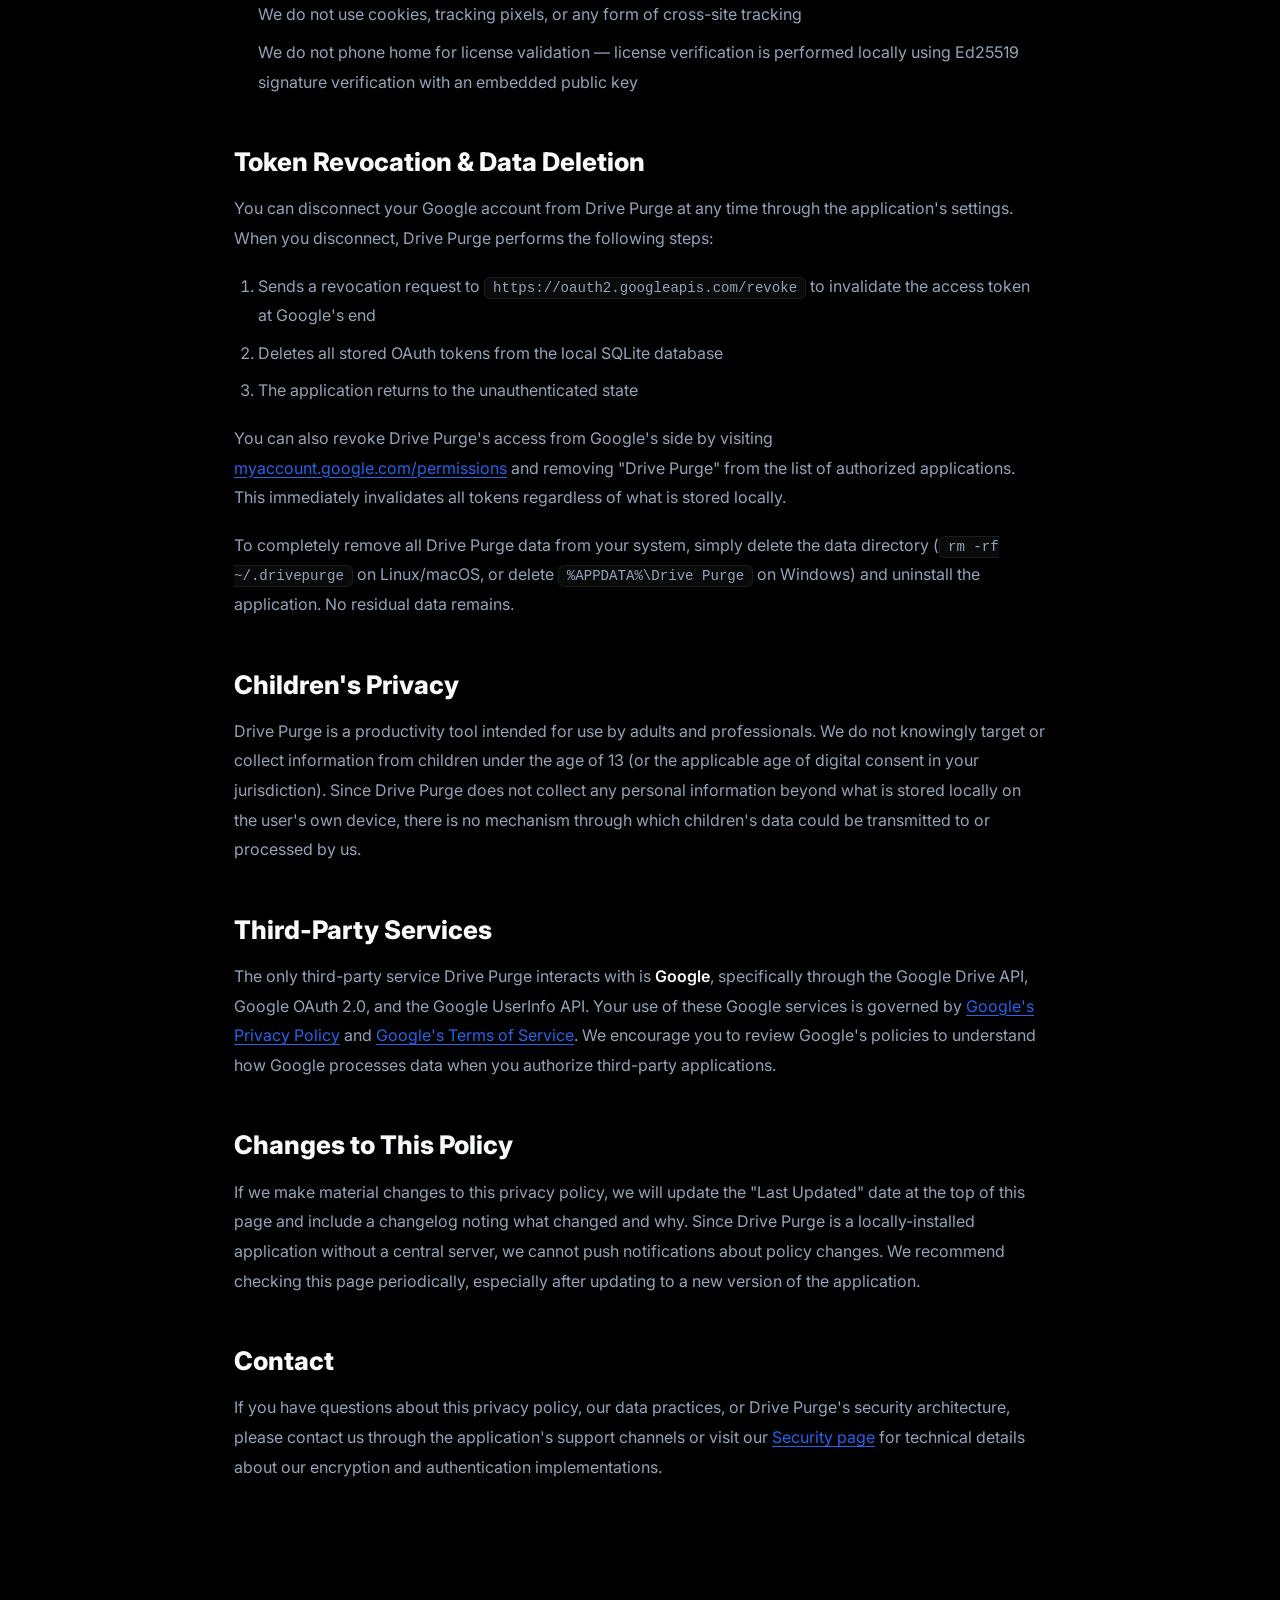
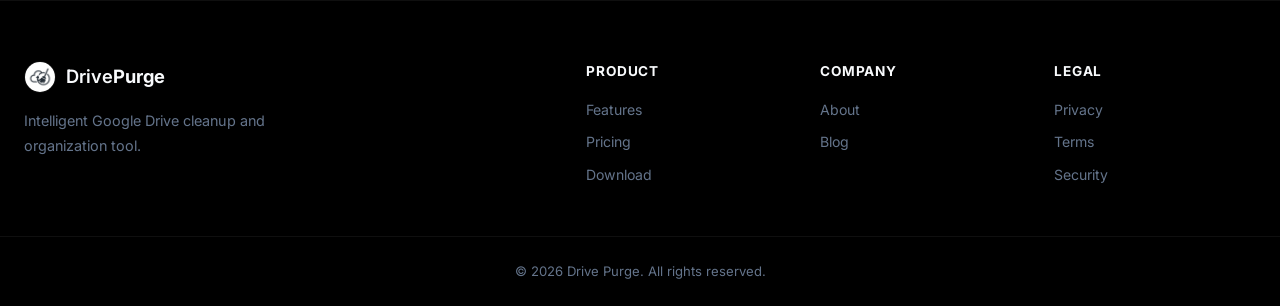
<file: privacy.html>
<!DOCTYPE html>
<html lang="en" data-theme="dark">
<head>
  <meta charset="UTF-8">
  <meta name="viewport" content="width=device-width, initial-scale=1.0">
  <title>Privacy Policy — Drive Purge</title>
  <meta name="description" content="Drive Purge privacy policy. Learn exactly what data we collect, how it's stored, and why we chose a local-first architecture that keeps your files private.">
  <link rel="canonical" href="https://drivepurge.com/privacy.html">
  <link rel="icon" type="image/svg+xml" href="assets/favicon.svg">
  <script>(function(){var t=localStorage.getItem('dp-theme')||'dark';document.documentElement.setAttribute('data-theme',t)})()</script>
  <link rel="preconnect" href="https://fonts.googleapis.com">
  <link rel="preconnect" href="https://fonts.gstatic.com" crossorigin>
  <link href="https://fonts.googleapis.com/css2?family=Inter:wght@300;400;500;600;700;800;900&display=swap" rel="stylesheet">
  <link rel="stylesheet" href="assets/css/style.css">
</head>
<body>
  <nav class="nav" id="main-nav">
    <div class="nav__inner container">
      <a href="index.html" class="nav__logo">
        <img src="assets/logo.jpeg" alt="Drive Purge" class="nav__logo-icon">
        <span>Drive<strong>Purge</strong></span>
      </a>
      <ul class="nav__links" id="nav-links">
        <li><a href="features.html">Features</a></li>
        <li><a href="index.html#pricing">Pricing</a></li>
        <li><a href="download.html">Download</a></li>
        <li><a href="about.html">About</a></li>
        <li class="nav__dropdown"><a href="#" class="nav__dropdown-trigger" aria-expanded="false" aria-haspopup="true">More ▾</a><ul class="nav__dropdown-menu"><li><a href="security.html">Security</a></li><li><a href="privacy.html" style="color:var(--text-primary)">Privacy</a></li></ul></li>
      </ul>
      <div class="nav__actions">
        <button class="theme-toggle" id="theme-toggle" aria-label="Toggle theme"><svg class="icon-sun" viewBox="0 0 24 24" fill="none" stroke="currentColor" stroke-width="2"><circle cx="12" cy="12" r="5"/><line x1="12" y1="1" x2="12" y2="3"/><line x1="12" y1="21" x2="12" y2="23"/><line x1="4.22" y1="4.22" x2="5.64" y2="5.64"/><line x1="18.36" y1="18.36" x2="19.78" y2="19.78"/><line x1="1" y1="12" x2="3" y2="12"/><line x1="21" y1="12" x2="23" y2="12"/><line x1="4.22" y1="19.78" x2="5.64" y2="18.36"/><line x1="18.36" y1="5.64" x2="19.78" y2="4.22"/></svg><svg class="icon-moon" viewBox="0 0 24 24" fill="none" stroke="currentColor" stroke-width="2"><path d="M21 12.79A9 9 0 1111.21 3a7 7 0 009.79 9.79z"/></svg></button>
        <button class="nav__burger" id="nav-burger" aria-label="Menu"><span></span><span></span><span></span></button>
      </div>
    </div>
  </nav>

  <section class="page-hero">
    <div class="page-hero__glow"></div>
    <div class="container">
      <h1>Privacy <span class="accent-text">Policy</span></h1>
      <p>We believe your files are your business. Here's exactly what Drive Purge does and doesn't do with your data.</p>
    </div>
  </section>

  <section class="page-content">
    <div class="container">
      <div class="prose">

        <p><strong>Last Updated:</strong> May 21, 2026</p>

        <h2>Our Privacy Commitment</h2>
        <p>Drive Purge is built on a fundamental belief: your Google Drive data belongs to you, and only you. Unlike many cloud-based productivity tools that process your data on remote servers, Drive Purge is a <strong>locally-executed desktop application</strong>. Every scan, every analysis, every deletion operation happens entirely on your computer. We have no servers that see your files, no databases that store your file names, and no analytics that track what you clean. This is not just a policy — it is a technical architecture decision that makes it physically impossible for us to access your data.</p>
        <p>This privacy policy explains in plain language what information Drive Purge accesses, how it is stored, the network connections the application makes, and your rights as a user. We believe in radical transparency when it comes to data handling, especially for a tool that interacts with something as personal as your file storage.</p>

        <h2>What Data Does Drive Purge Access?</h2>
        <p>When you connect your Google account to Drive Purge, the application requests the following OAuth scopes:</p>
        <ul>
          <li><strong><code>https://www.googleapis.com/auth/drive</code></strong> — Full access to your Google Drive. This scope is necessary because Drive Purge needs to both read file metadata (for scanning) and modify file states (for trashing, deleting, and restoring files). We use the full drive scope rather than a read-only scope specifically to enable cleanup operations.</li>
          <li><strong><code>openid</code></strong> — Standard OpenID Connect scope for authentication verification.</li>
          <li><strong><code>https://www.googleapis.com/auth/userinfo.email</code></strong> — Access to your email address. This is used solely to identify which Google account is connected in the application's UI and to associate scan results with the correct account.</li>
          <li><strong><code>https://www.googleapis.com/auth/userinfo.profile</code></strong> — Access to your basic profile information (name and profile picture). This is used for display purposes in the application's account section.</li>
        </ul>
        <p>During a scan, Drive Purge retrieves <strong>file metadata only</strong> from the Google Drive API. The specific fields requested are: file ID, name, MIME type, size, created time, modified time, parent folder IDs, web view link, trashed status, ownership status, and sharing status. <strong>Drive Purge never downloads or reads the actual content of your files.</strong> The application has no interest in what your documents contain — it only needs metadata to identify duplicates, calculate sizes, determine modification dates, and check parent folder existence.</p>

        <h2>Where Is Data Stored?</h2>
        <p>All data generated by Drive Purge is stored in a single directory on your local filesystem:</p>
        <ul>
          <li><strong>Linux / macOS:</strong> <code>~/.drivepurge/</code></li>
          <li><strong>Windows:</strong> <code>%APPDATA%\Drive Purge\</code></li>
        </ul>
        <p>This directory contains the following files:</p>
        <ul>
          <li><strong><code>drivepurge.db</code></strong> — An SQLite database containing your encrypted OAuth tokens, scan history (scan IDs, timestamps, file counts), flagged file records (file IDs, names, sizes, flag reasons), application configuration (scan settings, UI preferences), usage counters for freemium limits, and license information.</li>
          <li><strong><code>secret.key</code></strong> — The Fernet encryption key used to encrypt and decrypt OAuth tokens stored in the database. This file is restricted to owner read/write only (chmod 600) on Unix systems.</li>
          <li><strong><code>logs/drivepurge.log</code></strong> — Application logs containing timestamps, log levels, and operational messages. Logs are rotated automatically at 5 MB with up to 3 backup files retained. Logs may contain file IDs and error messages but never contain file content, OAuth tokens, or other sensitive credentials.</li>
        </ul>
        <p><strong>No data is stored anywhere else.</strong> There are no cloud backups, no remote databases, no synchronized storage. If you delete the <code>~/.drivepurge/</code> directory, all Drive Purge data is permanently erased from your system. You will need to re-authenticate and reconfigure the application, but no historical data will exist anywhere.</p>

        <h2>What Network Connections Does Drive Purge Make?</h2>
        <p>Drive Purge makes exactly three types of network connections, all of which are directed at Google's own infrastructure:</p>
        <ol>
          <li><strong>Google OAuth Authorization</strong> — When you click "Connect," your system browser opens <code>https://accounts.google.com/o/oauth2/auth</code> to authenticate. After authorization, Google redirects back to <code>http://127.0.0.1:7823/auth/callback</code> (your local machine). The token exchange request is sent to <code>https://oauth2.googleapis.com/token</code>.</li>
          <li><strong>Google Drive API</strong> — During scanning, the application makes paginated requests to <code>https://www.googleapis.com/drive/v3/files</code> to retrieve file metadata. During cleanup, it calls <code>files.update</code> (to trash/restore) and <code>files.delete</code> (to permanently delete) endpoints. During token refresh, it contacts <code>https://oauth2.googleapis.com/token</code>.</li>
          <li><strong>Google UserInfo API</strong> — After successful authentication, a single request is made to <code>https://www.googleapis.com/oauth2/v2/userinfo</code> to retrieve your email address and profile information for display in the application.</li>
        </ol>
        <p><strong>Drive Purge makes no other network connections.</strong> There are no analytics services (no Google Analytics, no Mixpanel, no Amplitude), no crash reporting services (no Sentry, no Bugsnag), no update checking services, and no telemetry endpoints. The local FastAPI server binds exclusively to <code>127.0.0.1</code> (localhost), meaning it is not accessible from other devices on your network.</p>

        <h2>What We Don't Collect</h2>
        <p>To be explicitly clear about what Drive Purge does <strong>not</strong> do:</p>
        <ul>
          <li>We do not collect, transmit, or store any usage analytics or telemetry</li>
          <li>We do not read, download, or cache the content of any files in your Google Drive</li>
          <li>We do not share any data with third parties, advertisers, or data brokers</li>
          <li>We do not track your scanning patterns, cleanup decisions, or usage frequency</li>
          <li>We do not store your Google password — authentication is handled entirely by Google's OAuth service</li>
          <li>We do not maintain any server-side database of user accounts, emails, or activity logs</li>
          <li>We do not use cookies, tracking pixels, or any form of cross-site tracking</li>
          <li>We do not phone home for license validation — license verification is performed locally using Ed25519 signature verification with an embedded public key</li>
        </ul>

        <h2>Token Revocation & Data Deletion</h2>
        <p>You can disconnect your Google account from Drive Purge at any time through the application's settings. When you disconnect, Drive Purge performs the following steps:</p>
        <ol>
          <li>Sends a revocation request to <code>https://oauth2.googleapis.com/revoke</code> to invalidate the access token at Google's end</li>
          <li>Deletes all stored OAuth tokens from the local SQLite database</li>
          <li>The application returns to the unauthenticated state</li>
        </ol>
        <p>You can also revoke Drive Purge's access from Google's side by visiting <a href="https://myaccount.google.com/permissions" target="_blank" rel="noopener">myaccount.google.com/permissions</a> and removing "Drive Purge" from the list of authorized applications. This immediately invalidates all tokens regardless of what is stored locally.</p>
        <p>To completely remove all Drive Purge data from your system, simply delete the data directory (<code>rm -rf ~/.drivepurge</code> on Linux/macOS, or delete <code>%APPDATA%\Drive Purge</code> on Windows) and uninstall the application. No residual data remains.</p>

        <h2>Children's Privacy</h2>
        <p>Drive Purge is a productivity tool intended for use by adults and professionals. We do not knowingly target or collect information from children under the age of 13 (or the applicable age of digital consent in your jurisdiction). Since Drive Purge does not collect any personal information beyond what is stored locally on the user's own device, there is no mechanism through which children's data could be transmitted to or processed by us.</p>

        <h2>Third-Party Services</h2>
        <p>The only third-party service Drive Purge interacts with is <strong>Google</strong>, specifically through the Google Drive API, Google OAuth 2.0, and the Google UserInfo API. Your use of these Google services is governed by <a href="https://policies.google.com/privacy" target="_blank" rel="noopener">Google's Privacy Policy</a> and <a href="https://policies.google.com/terms" target="_blank" rel="noopener">Google's Terms of Service</a>. We encourage you to review Google's policies to understand how Google processes data when you authorize third-party applications.</p>

        <h2>Changes to This Policy</h2>
        <p>If we make material changes to this privacy policy, we will update the "Last Updated" date at the top of this page and include a changelog noting what changed and why. Since Drive Purge is a locally-installed application without a central server, we cannot push notifications about policy changes. We recommend checking this page periodically, especially after updating to a new version of the application.</p>

        <h2>Contact</h2>
        <p>If you have questions about this privacy policy, our data practices, or Drive Purge's security architecture, please contact us through the application's support channels or visit our <a href="security.html">Security page</a> for technical details about our encryption and authentication implementations.</p>

      </div>
    </div>
  </section>

  <footer class="footer">
    <div class="container footer__inner">
      <div class="footer__brand">
        <a href="index.html" class="nav__logo">
          <img src="assets/logo.jpeg" alt="Drive Purge" class="nav__logo-icon">
          <span>Drive<strong>Purge</strong></span>
        </a>
        <p>Intelligent Google Drive cleanup and organization tool.</p>
      </div>
      <div class="footer__links">
        <div class="footer__col"><h4>Product</h4><a href="features.html">Features</a><a href="pricing.html">Pricing</a><a href="download.html">Download</a></div>
        <div class="footer__col"><h4>Company</h4><a href="about.html">About</a><a href="blog.html">Blog</a></div>
        <div class="footer__col"><h4>Legal</h4><a href="privacy.html">Privacy</a><a href="terms.html">Terms</a><a href="security.html">Security</a></div>
      </div>
    </div>
    <div class="container footer__bottom"><p>&copy; 2026 Drive Purge. All rights reserved.</p></div>
  </footer>
  <script src="assets/js/script.js" defer></script>
</body>
</html>
</file>
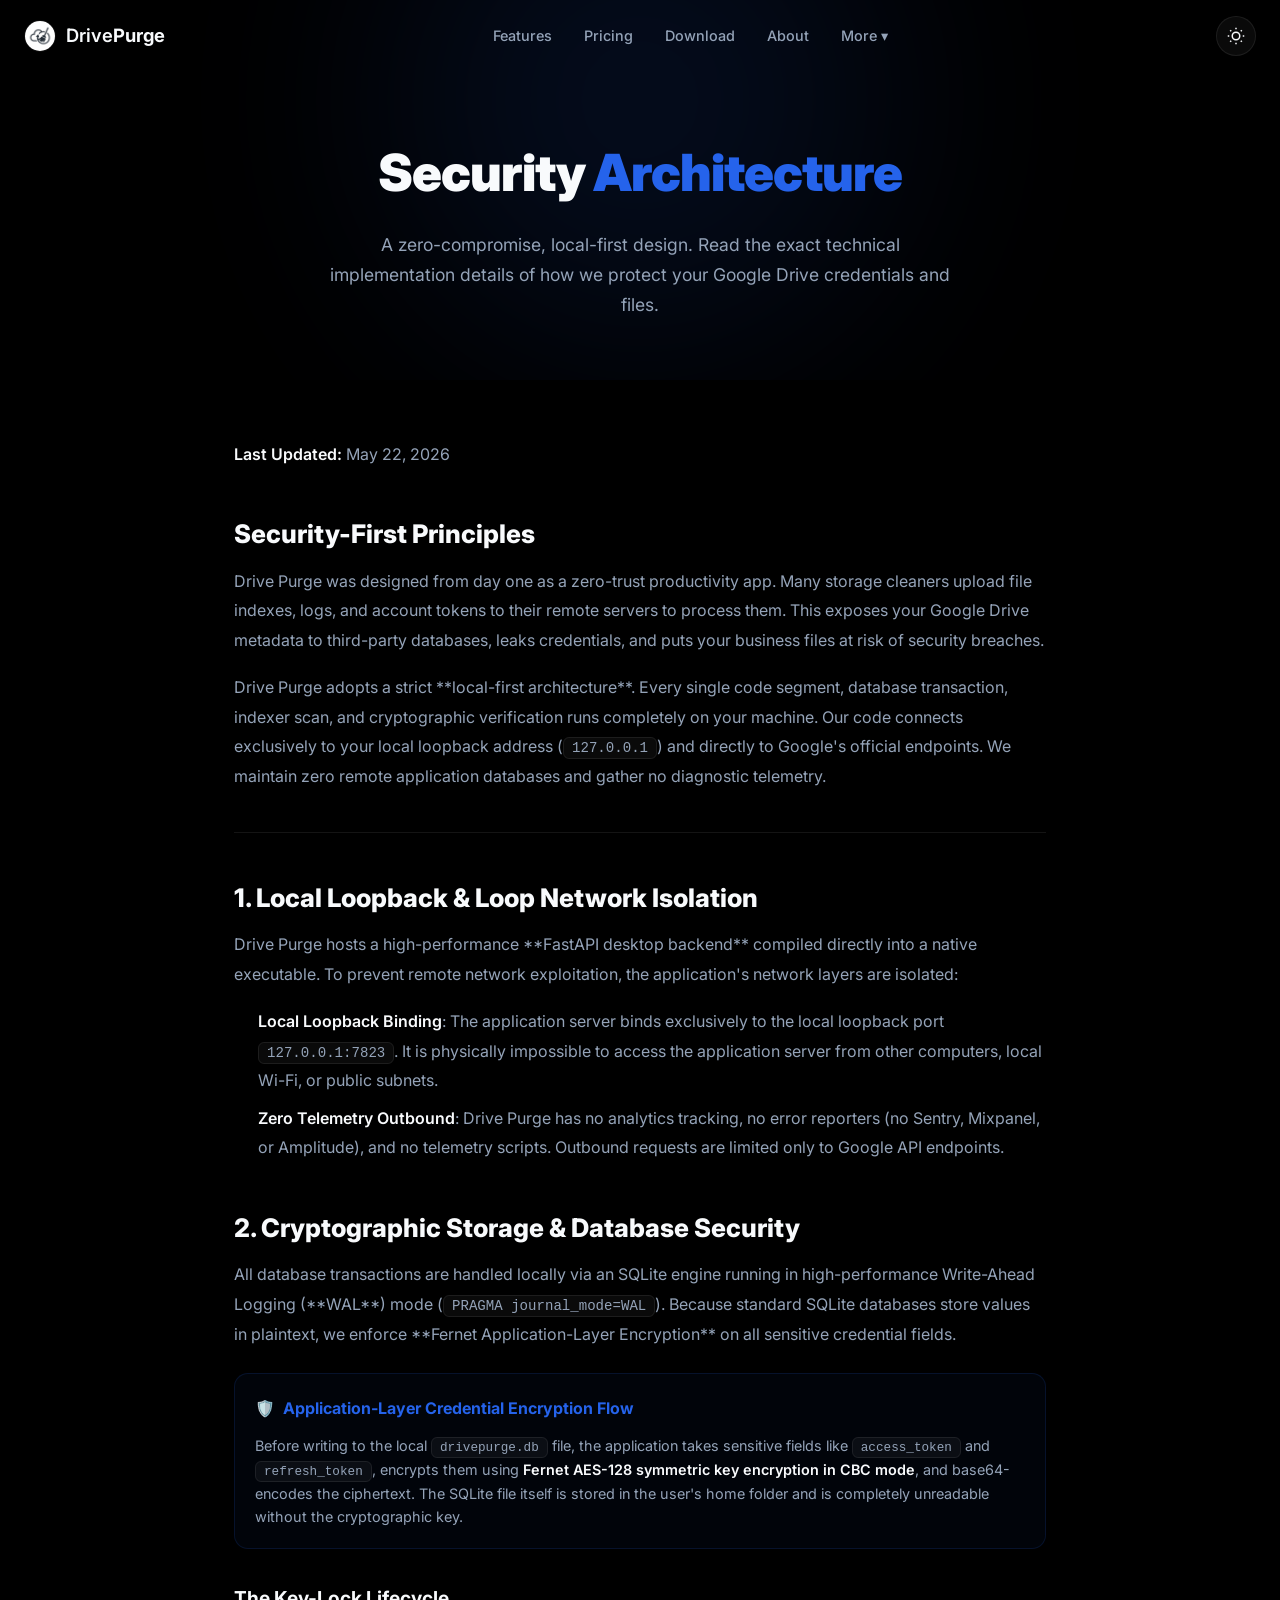
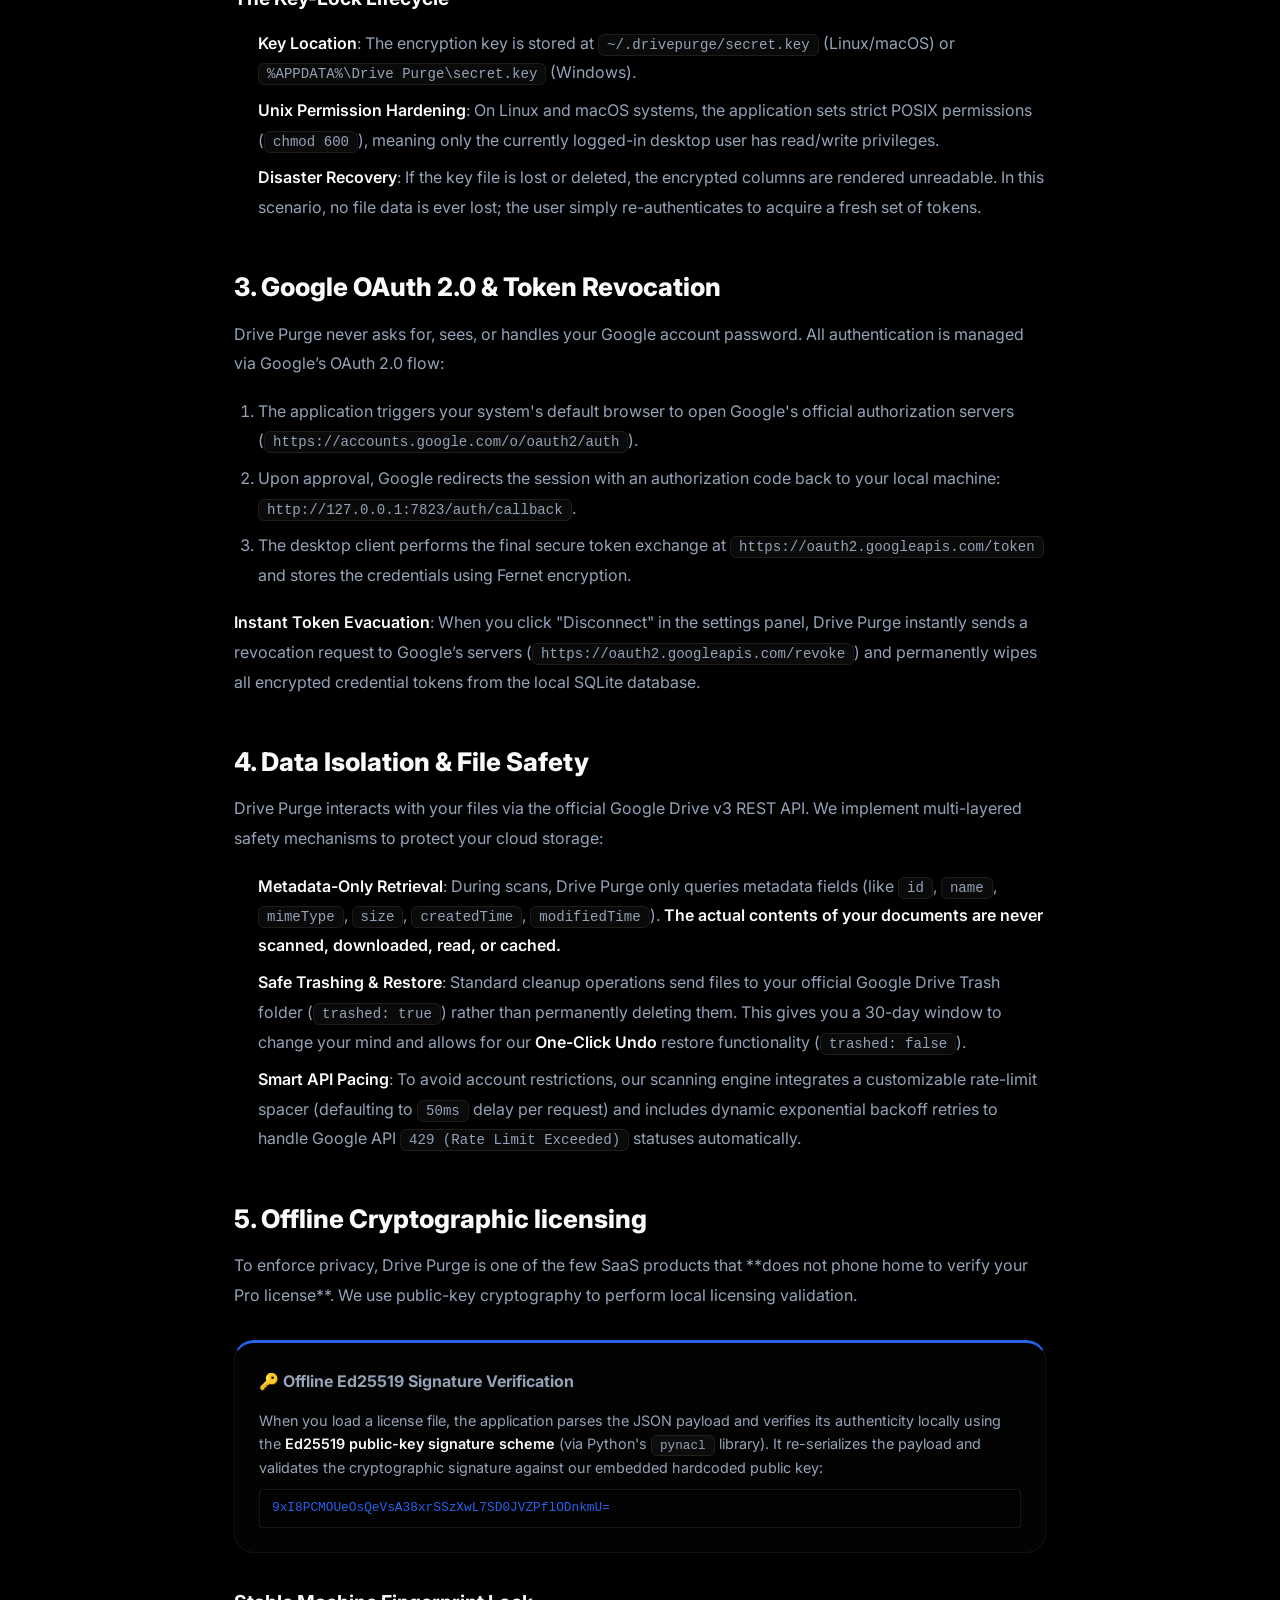
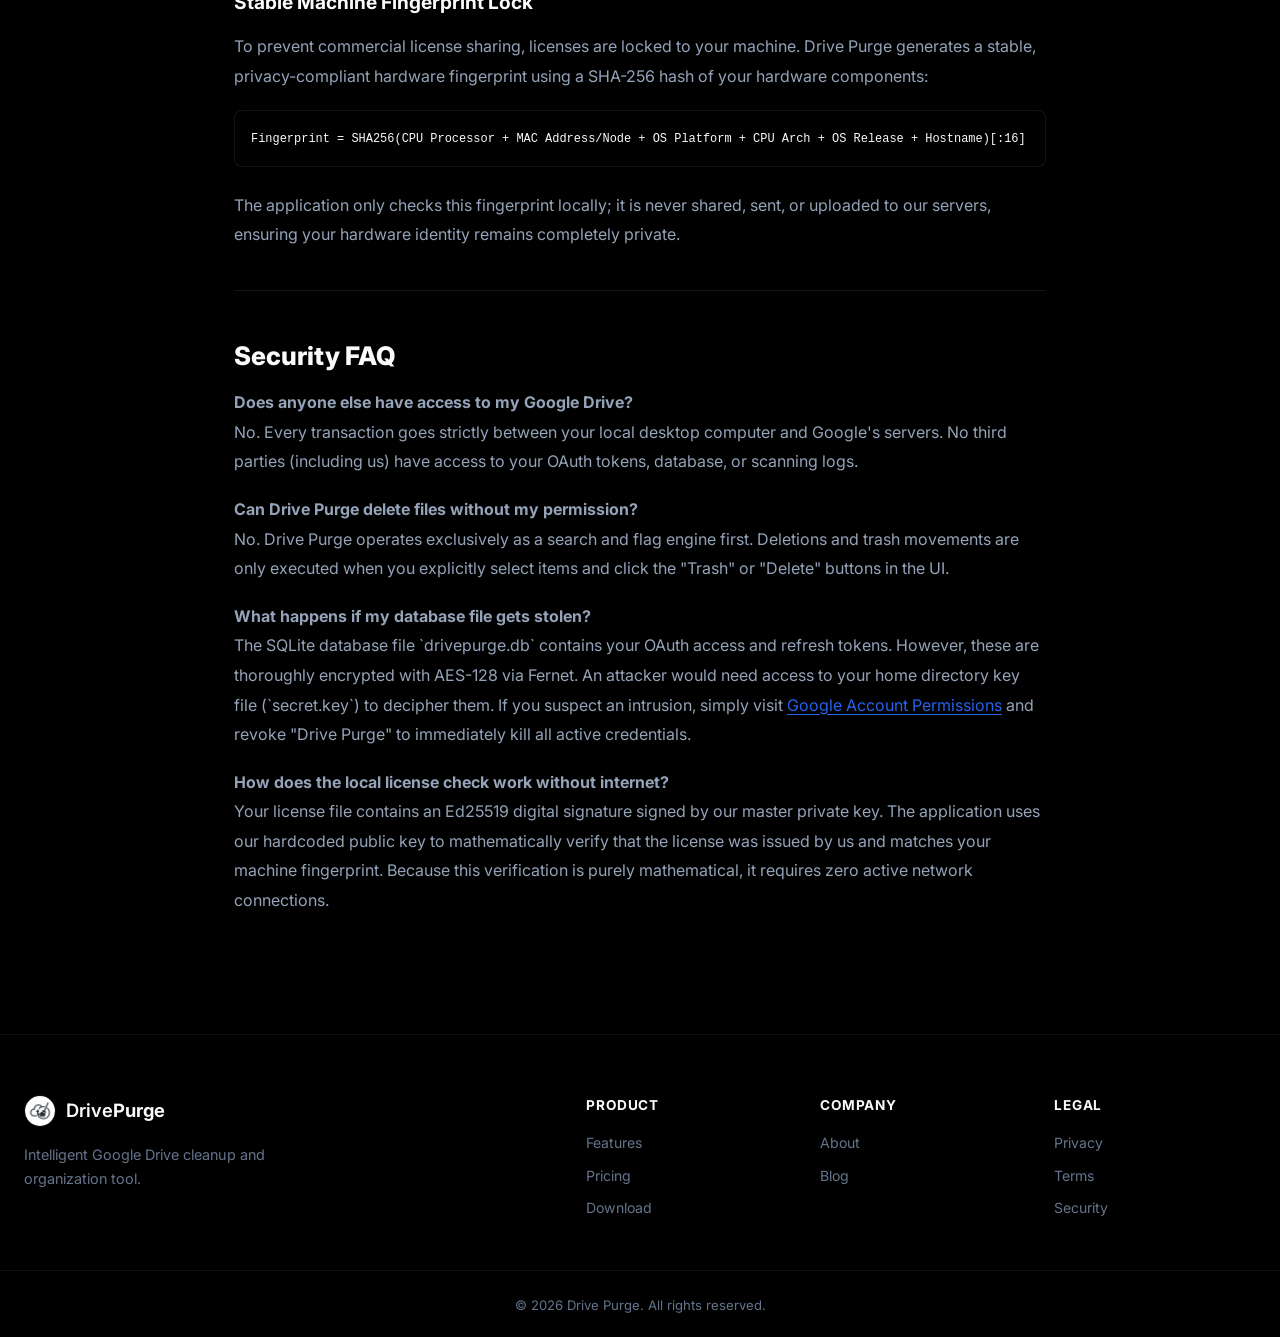
<file: security.html>
<!DOCTYPE html>
<html lang="en" data-theme="dark">
<head>
  <meta charset="UTF-8">
  <meta name="viewport" content="width=device-width, initial-scale=1.0">
  <title>Security Architecture — Drive Purge</title>
  <meta name="description" content="Technical breakdown of Drive Purge's security architecture. Learn about local-first design, Fernet encryption, local SQLite WAL database, and offline Ed25519 cryptographic licensing.">
  <link rel="canonical" href="https://drivepurge.com/security.html">
  <link rel="icon" type="image/svg+xml" href="assets/favicon.svg">
  <script>(function(){var t=localStorage.getItem('dp-theme')||'dark';document.documentElement.setAttribute('data-theme',t)})()</script>
  <link rel="preconnect" href="https://fonts.googleapis.com">
  <link rel="preconnect" href="https://fonts.gstatic.com" crossorigin>
  <link href="https://fonts.googleapis.com/css2?family=Inter:wght@300;400;500;600;700;800;900&display=swap" rel="stylesheet">
  <link rel="stylesheet" href="assets/css/style.css">
</head>
<body>
  <nav class="nav" id="main-nav">
    <div class="nav__inner container">
      <a href="index.html" class="nav__logo">
        <img src="assets/logo.jpeg" alt="Drive Purge" class="nav__logo-icon">
        <span>Drive<strong>Purge</strong></span>
      </a>
      <ul class="nav__links" id="nav-links">
        <li><a href="features.html">Features</a></li>
        <li><a href="index.html#pricing">Pricing</a></li>
        <li><a href="download.html">Download</a></li>
        <li><a href="about.html">About</a></li>
        <li class="nav__dropdown"><a href="#" class="nav__dropdown-trigger" aria-expanded="false" aria-haspopup="true">More ▾</a><ul class="nav__dropdown-menu"><li><a href="security.html" style="color:var(--text-primary)">Security</a></li><li><a href="privacy.html">Privacy</a></li></ul></li>
      </ul>
      <div class="nav__actions">
        <button class="theme-toggle" id="theme-toggle" aria-label="Toggle theme"><svg class="icon-sun" viewBox="0 0 24 24" fill="none" stroke="currentColor" stroke-width="2"><circle cx="12" cy="12" r="5"/><line x1="12" y1="1" x2="12" y2="3"/><line x1="12" y1="21" x2="12" y2="23"/><line x1="4.22" y1="4.22" x2="5.64" y2="5.64"/><line x1="18.36" y1="18.36" x2="19.78" y2="19.78"/><line x1="1" y1="12" x2="3" y2="12"/><line x1="21" y1="12" x2="23" y2="12"/><line x1="4.22" y1="19.78" x2="5.64" y2="18.36"/><line x1="18.36" y1="5.64" x2="19.78" y2="4.22"/></svg><svg class="icon-moon" viewBox="0 0 24 24" fill="none" stroke="currentColor" stroke-width="2"><path d="M21 12.79A9 9 0 1111.21 3a7 7 0 009.79 9.79z"/></svg></button>
        <button class="nav__burger" id="nav-burger" aria-label="Menu"><span></span><span></span><span></span></button>
      </div>
    </div>
  </nav>

  <section class="page-hero">
    <div class="page-hero__glow"></div>
    <div class="container">
      <h1>Security <span class="accent-text">Architecture</span></h1>
      <p>A zero-compromise, local-first design. Read the exact technical implementation details of how we protect your Google Drive credentials and files.</p>
    </div>
  </section>

  <section class="page-content">
    <div class="container">
      <div class="prose">

        <p><strong>Last Updated:</strong> May 22, 2026</p>

        <h2>Security-First Principles</h2>
        <p>Drive Purge was designed from day one as a zero-trust productivity app. Many storage cleaners upload file indexes, logs, and account tokens to their remote servers to process them. This exposes your Google Drive metadata to third-party databases, leaks credentials, and puts your business files at risk of security breaches. </p>
        <p>Drive Purge adopts a strict **local-first architecture**. Every single code segment, database transaction, indexer scan, and cryptographic verification runs completely on your machine. Our code connects exclusively to your local loopback address (<code>127.0.0.1</code>) and directly to Google's official endpoints. We maintain zero remote application databases and gather no diagnostic telemetry.</p>

        <hr style="margin: 40px 0; border: none; border-top: 1px solid var(--border-card);">

        <h2>1. Local Loopback & Loop Network Isolation</h2>
        <p>Drive Purge hosts a high-performance **FastAPI desktop backend** compiled directly into a native executable. To prevent remote network exploitation, the application's network layers are isolated:</p>
        <ul>
          <li><strong>Local Loopback Binding</strong>: The application server binds exclusively to the local loopback port <code>127.0.0.1:7823</code>. It is physically impossible to access the application server from other computers, local Wi-Fi, or public subnets.</li>
          <li><strong>Zero Telemetry Outbound</strong>: Drive Purge has no analytics tracking, no error reporters (no Sentry, Mixpanel, or Amplitude), and no telemetry scripts. Outbound requests are limited only to Google API endpoints.</li>
        </ul>

        <h2>2. Cryptographic Storage & Database Security</h2>
        <p>All database transactions are handled locally via an SQLite engine running in high-performance Write-Ahead Logging (**WAL**) mode (<code>PRAGMA journal_mode=WAL</code>). Because standard SQLite databases store values in plaintext, we enforce **Fernet Application-Layer Encryption** on all sensitive credential fields.</p>
        
        <div style="background: rgba(37, 99, 235, 0.04); border: 1px solid rgba(37, 99, 235, 0.15); padding: 20px; border-radius: var(--radius-md); margin: 24px 0;">
          <h4 style="color: var(--accent); margin-bottom: 10px; display: flex; align-items: center; gap: 8px;">
            <span>🛡️</span> Application-Layer Credential Encryption Flow
          </h4>
          <p style="font-size: 0.9rem; margin: 0; line-height: 1.6;">
            Before writing to the local <code>drivepurge.db</code> file, the application takes sensitive fields like <code>access_token</code> and <code>refresh_token</code>, encrypts them using <strong>Fernet AES-128 symmetric key encryption in CBC mode</strong>, and base64-encodes the ciphertext. The SQLite file itself is stored in the user's home folder and is completely unreadable without the cryptographic key.
          </p>
        </div>

        <h3>The Key-Lock Lifecycle</h3>
        <ul>
          <li><strong>Key Location</strong>: The encryption key is stored at <code>~/.drivepurge/secret.key</code> (Linux/macOS) or <code>%APPDATA%\Drive Purge\secret.key</code> (Windows).</li>
          <li><strong>Unix Permission Hardening</strong>: On Linux and macOS systems, the application sets strict POSIX permissions (<code>chmod 600</code>), meaning only the currently logged-in desktop user has read/write privileges.</li>
          <li><strong>Disaster Recovery</strong>: If the key file is lost or deleted, the encrypted columns are rendered unreadable. In this scenario, no file data is ever lost; the user simply re-authenticates to acquire a fresh set of tokens.</li>
        </ul>

        <h2>3. Google OAuth 2.0 & Token Revocation</h2>
        <p>Drive Purge never asks for, sees, or handles your Google account password. All authentication is managed via Google’s OAuth 2.0 flow:</p>
        <ol>
          <li>The application triggers your system's default browser to open Google's official authorization servers (<code>https://accounts.google.com/o/oauth2/auth</code>).</li>
          <li>Upon approval, Google redirects the session with an authorization code back to your local machine: <code>http://127.0.0.1:7823/auth/callback</code>.</li>
          <li>The desktop client performs the final secure token exchange at <code>https://oauth2.googleapis.com/token</code> and stores the credentials using Fernet encryption.</li>
        </ol>
        <p><strong>Instant Token Evacuation</strong>: When you click "Disconnect" in the settings panel, Drive Purge instantly sends a revocation request to Google’s servers (<code>https://oauth2.googleapis.com/revoke</code>) and permanently wipes all encrypted credential tokens from the local SQLite database.</p>

        <h2>4. Data Isolation & File Safety</h2>
        <p>Drive Purge interacts with your files via the official Google Drive v3 REST API. We implement multi-layered safety mechanisms to protect your cloud storage:</p>
        <ul>
          <li><strong>Metadata-Only Retrieval</strong>: During scans, Drive Purge only queries metadata fields (like <code>id</code>, <code>name</code>, <code>mimeType</code>, <code>size</code>, <code>createdTime</code>, <code>modifiedTime</code>). <strong>The actual contents of your documents are never scanned, downloaded, read, or cached.</strong></li>
          <li><strong>Safe Trashing & Restore</strong>: Standard cleanup operations send files to your official Google Drive Trash folder (<code>trashed: true</code>) rather than permanently deleting them. This gives you a 30-day window to change your mind and allows for our <strong>One-Click Undo</strong> restore functionality (<code>trashed: false</code>).</li>
          <li><strong>Smart API Pacing</strong>: To avoid account restrictions, our scanning engine integrates a customizable rate-limit spacer (defaulting to <code>50ms</code> delay per request) and includes dynamic exponential backoff retries to handle Google API <code>429 (Rate Limit Exceeded)</code> statuses automatically.</li>
        </ul>

        <h2>5. Offline Cryptographic licensing</h2>
        <p>To enforce privacy, Drive Purge is one of the few SaaS products that **does not phone home to verify your Pro license**. We use public-key cryptography to perform local licensing validation.</p>
        
        <div class="glass-card" style="padding: 24px; margin: 30px auto; border-top: 3px solid var(--accent); background: rgba(255, 255, 255, 0.01);">
          <h4 style="margin-bottom: 12px; display: flex; align-items: center; gap: 8px;">🔑 Offline Ed25519 Signature Verification</h4>
          <p style="font-size: 0.9rem; color: var(--text-secondary); line-height: 1.6; margin: 0;">
            When you load a license file, the application parses the JSON payload and verifies its authenticity locally using the <strong>Ed25519 public-key signature scheme</strong> (via Python's <code>pynacl</code> library). It re-serializes the payload and validates the cryptographic signature against our embedded hardcoded public key:
            <code style="display: block; background: rgba(0, 0, 0, 0.2); padding: 8px 12px; border-radius: 4px; margin-top: 10px; font-family: monospace; font-size: 0.8rem; border: 1px solid var(--border-card); overflow-x: auto; color: var(--accent);">9xI8PCMOUeOsQeVsA38xrSSzXwL7SD0JVZPflODnkmU=</code>
          </p>
        </div>

        <h3>Stable Machine Fingerprint Lock</h3>
        <p>To prevent commercial license sharing, licenses are locked to your machine. Drive Purge generates a stable, privacy-compliant hardware fingerprint using a SHA-256 hash of your hardware components:</p>
        <pre style="background: rgba(0, 0, 0, 0.2); padding: 16px; border-radius: var(--radius-sm); border: 1px solid var(--border-card); overflow-x: auto; font-size: 0.85rem;"><code style="color: var(--text-primary); font-family: monospace;">Fingerprint = SHA256(CPU Processor + MAC Address/Node + OS Platform + CPU Arch + OS Release + Hostname)[:16]</code></pre>
        <p>The application only checks this fingerprint locally; it is never shared, sent, or uploaded to our servers, ensuring your hardware identity remains completely private.</p>

        <hr style="margin: 40px 0; border: none; border-top: 1px solid var(--border-card);">

        <h2>Security FAQ</h2>
        
        <h4>Does anyone else have access to my Google Drive?</h4>
        <p>No. Every transaction goes strictly between your local desktop computer and Google's servers. No third parties (including us) have access to your OAuth tokens, database, or scanning logs.</p>

        <h4>Can Drive Purge delete files without my permission?</h4>
        <p>No. Drive Purge operates exclusively as a search and flag engine first. Deletions and trash movements are only executed when you explicitly select items and click the "Trash" or "Delete" buttons in the UI.</p>

        <h4>What happens if my database file gets stolen?</h4>
        <p>The SQLite database file `drivepurge.db` contains your OAuth access and refresh tokens. However, these are thoroughly encrypted with AES-128 via Fernet. An attacker would need access to your home directory key file (`secret.key`) to decipher them. If you suspect an intrusion, simply visit <a href="https://myaccount.google.com/permissions" target="_blank" rel="noopener">Google Account Permissions</a> and revoke "Drive Purge" to immediately kill all active credentials.</p>

        <h4>How does the local license check work without internet?</h4>
        <p>Your license file contains an Ed25519 digital signature signed by our master private key. The application uses our hardcoded public key to mathematically verify that the license was issued by us and matches your machine fingerprint. Because this verification is purely mathematical, it requires zero active network connections.</p>

      </div>
    </div>
  </section>

  <footer class="footer">
    <div class="container footer__inner">
      <div class="footer__brand">
        <a href="index.html" class="nav__logo">
          <img src="assets/logo.jpeg" alt="Drive Purge" class="nav__logo-icon">
          <span>Drive<strong>Purge</strong></span>
        </a>
        <p>Intelligent Google Drive cleanup and organization tool.</p>
      </div>
      <div class="footer__links">
        <div class="footer__col"><h4>Product</h4><a href="features.html">Features</a><a href="pricing.html">Pricing</a><a href="download.html">Download</a></div>
        <div class="footer__col"><h4>Company</h4><a href="about.html">About</a><a href="blog.html">Blog</a></div>
        <div class="footer__col"><h4>Legal</h4><a href="privacy.html">Privacy</a><a href="terms.html">Terms</a><a href="security.html">Security</a></div>
      </div>
    </div>
    <div class="container footer__bottom"><p>&copy; 2026 Drive Purge. All rights reserved.</p></div>
  </footer>
  <script src="assets/js/script.js" defer></script>
</body>
</html>
</file>
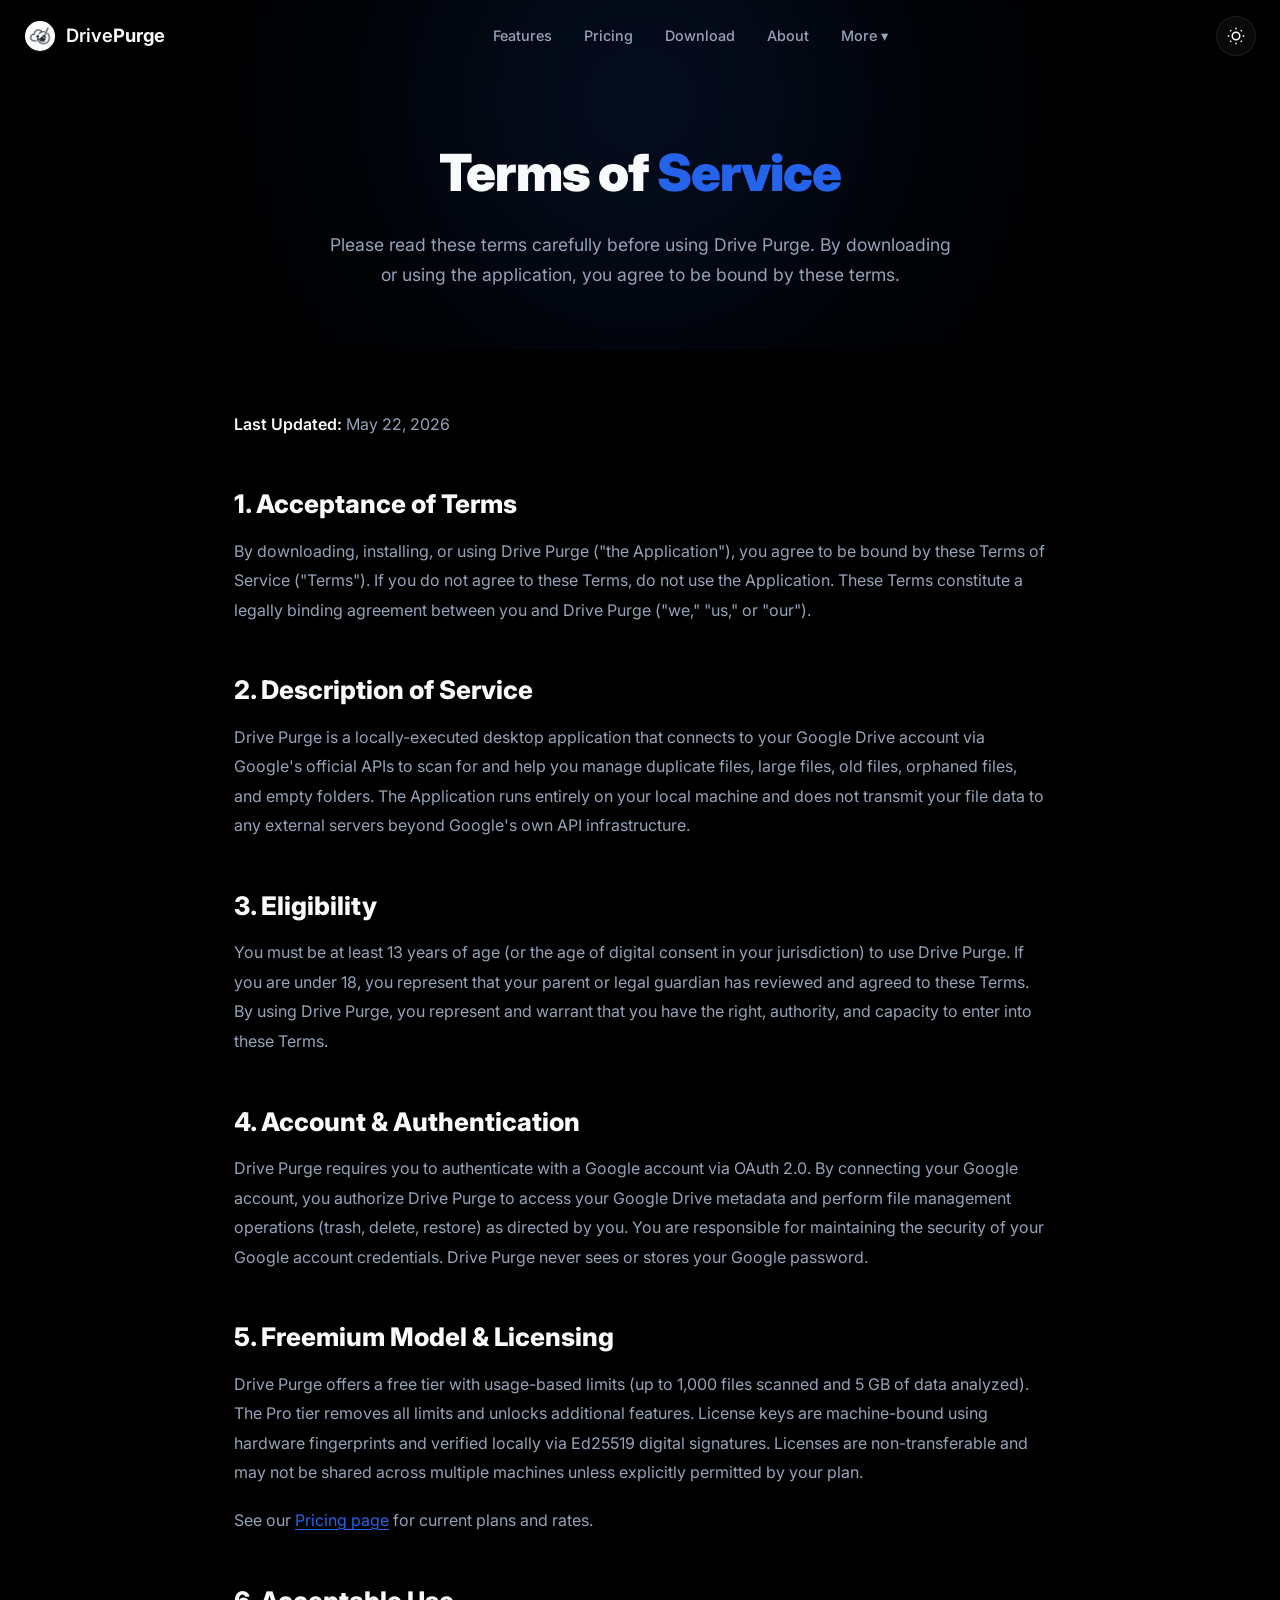
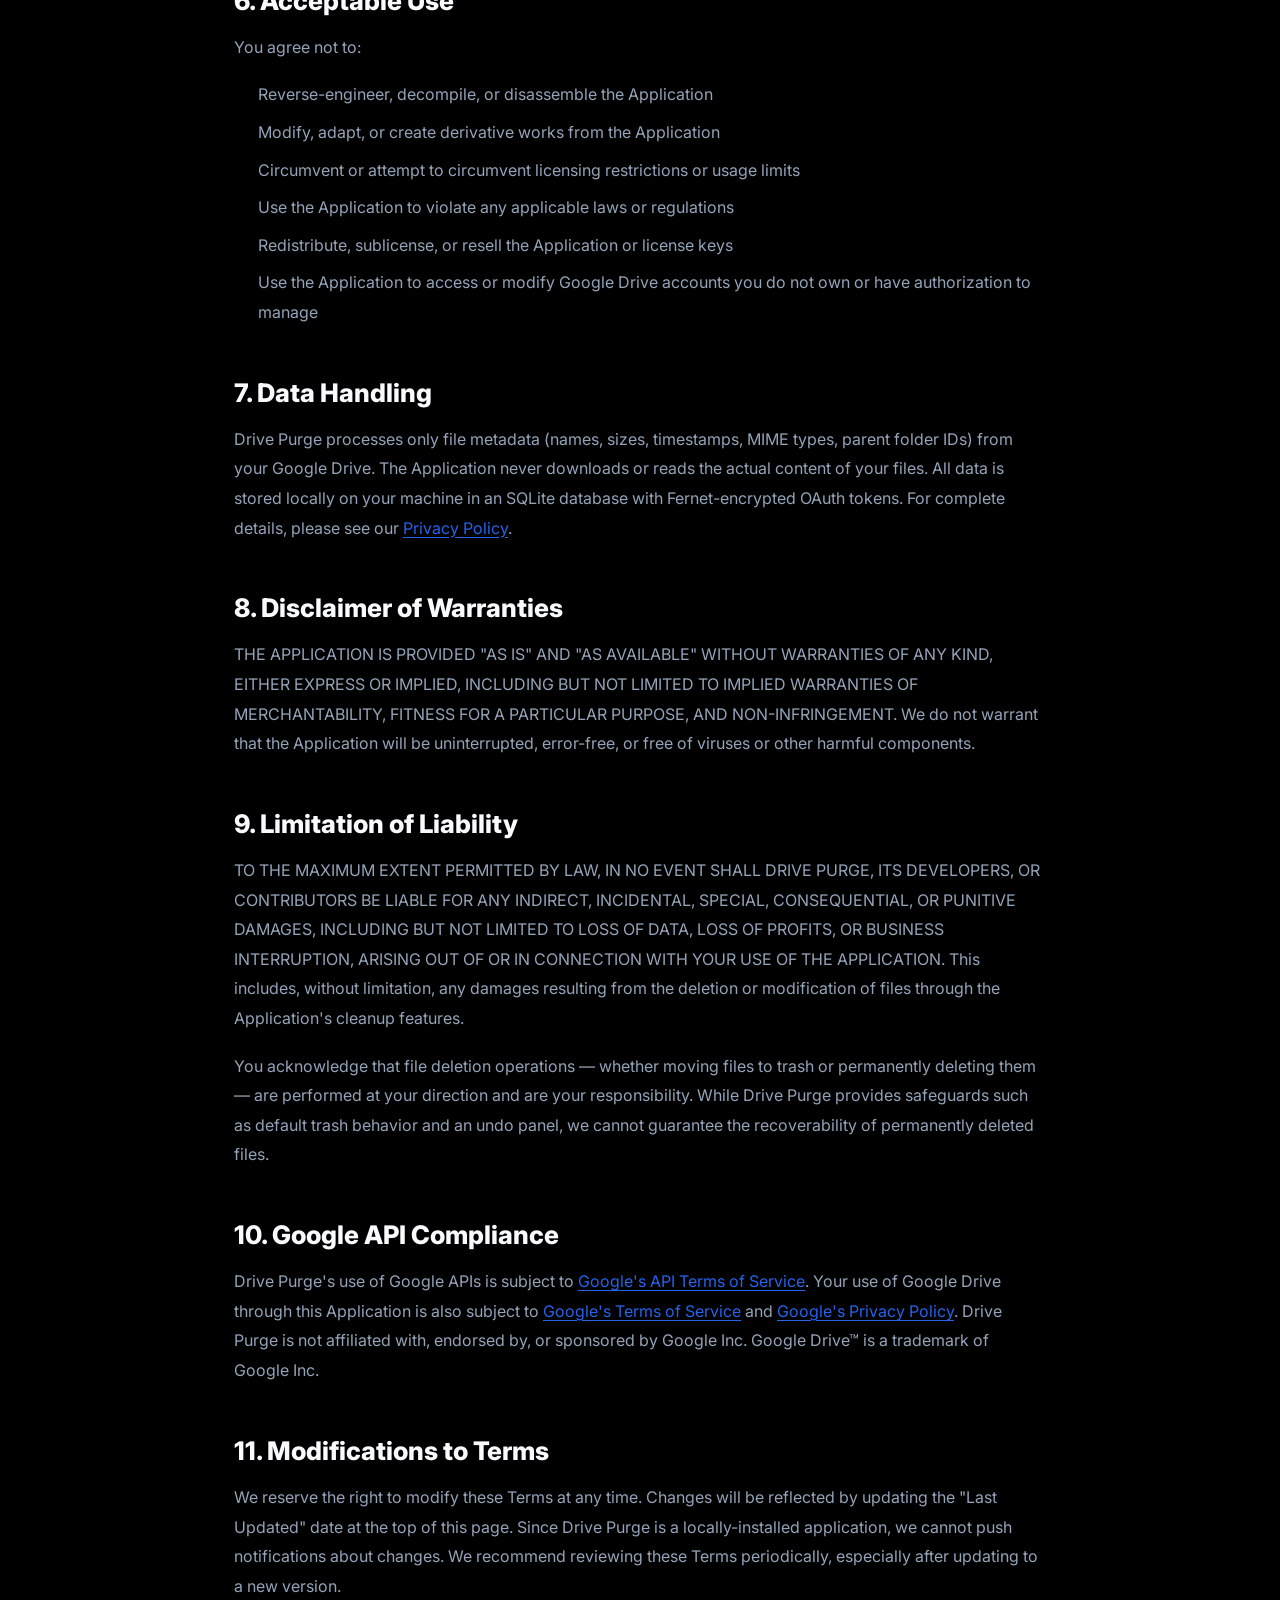
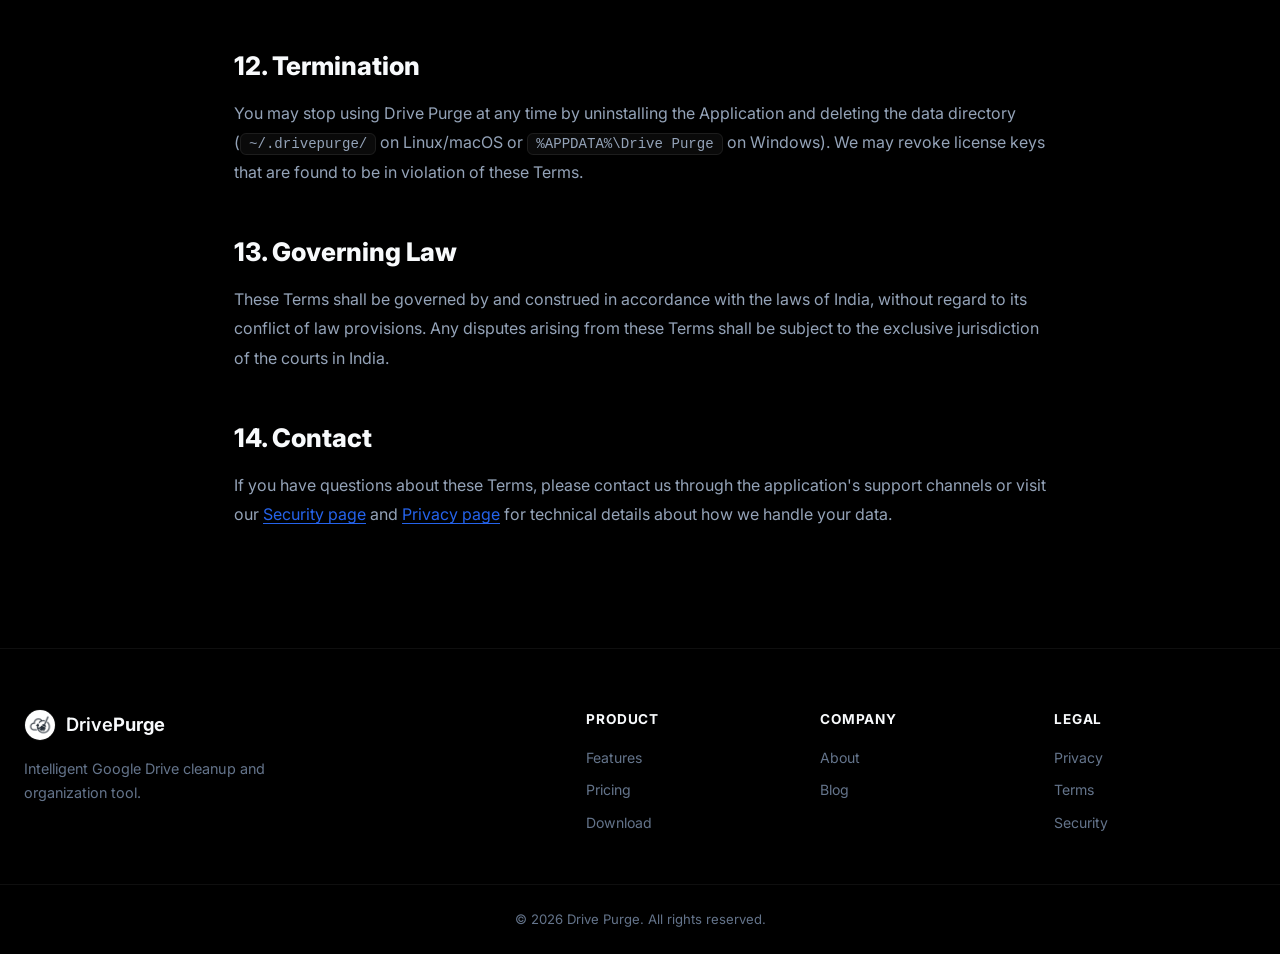
<file: terms.html>
<!DOCTYPE html>
<html lang="en" data-theme="dark">
<head>
  <meta charset="UTF-8">
  <meta name="viewport" content="width=device-width, initial-scale=1.0">
  <title>Terms of Service — Drive Purge</title>
  <meta name="description" content="Drive Purge terms of service. Usage terms, licensing, liability limitations, and user responsibilities for the Drive Purge desktop application.">
  <link rel="canonical" href="https://drivepurge.com/terms.html">
  <link rel="icon" type="image/svg+xml" href="assets/favicon.svg">
  <script>(function(){var t=localStorage.getItem('dp-theme')||'dark';document.documentElement.setAttribute('data-theme',t)})()</script>
  <link rel="preconnect" href="https://fonts.googleapis.com">
  <link rel="preconnect" href="https://fonts.gstatic.com" crossorigin>
  <link href="https://fonts.googleapis.com/css2?family=Inter:wght@300;400;500;600;700;800;900&display=swap" rel="stylesheet">
  <link rel="stylesheet" href="assets/css/style.css">
</head>
<body>
  <nav class="nav" id="main-nav">
    <div class="nav__inner container">
      <a href="index.html" class="nav__logo">
        <img src="assets/logo.jpeg" alt="Drive Purge" class="nav__logo-icon">
        <span>Drive<strong>Purge</strong></span>
      </a>
      <ul class="nav__links" id="nav-links">
        <li><a href="index.html#features">Features</a></li>
        <li><a href="pricing.html">Pricing</a></li>
        <li><a href="download.html">Download</a></li>
        <li><a href="about.html">About</a></li>
        <li class="nav__dropdown"><a href="#" class="nav__dropdown-trigger" aria-expanded="false" aria-haspopup="true">More ▾</a><ul class="nav__dropdown-menu"><li><a href="security.html">Security</a></li><li><a href="privacy.html">Privacy</a></li></ul></li>
      </ul>
      <div class="nav__actions">
        <button class="theme-toggle" id="theme-toggle" aria-label="Toggle theme"><svg class="icon-sun" viewBox="0 0 24 24" fill="none" stroke="currentColor" stroke-width="2"><circle cx="12" cy="12" r="5"/><line x1="12" y1="1" x2="12" y2="3"/><line x1="12" y1="21" x2="12" y2="23"/><line x1="4.22" y1="4.22" x2="5.64" y2="5.64"/><line x1="18.36" y1="18.36" x2="19.78" y2="19.78"/><line x1="1" y1="12" x2="3" y2="12"/><line x1="21" y1="12" x2="23" y2="12"/><line x1="4.22" y1="19.78" x2="5.64" y2="18.36"/><line x1="18.36" y1="5.64" x2="19.78" y2="4.22"/></svg><svg class="icon-moon" viewBox="0 0 24 24" fill="none" stroke="currentColor" stroke-width="2"><path d="M21 12.79A9 9 0 1111.21 3a7 7 0 009.79 9.79z"/></svg></button>
        <button class="nav__burger" id="nav-burger" aria-label="Menu"><span></span><span></span><span></span></button>
      </div>
    </div>
  </nav>

  <section class="page-hero">
    <div class="page-hero__glow"></div>
    <div class="container">
      <h1>Terms of <span class="accent-text">Service</span></h1>
      <p>Please read these terms carefully before using Drive Purge. By downloading or using the application, you agree to be bound by these terms.</p>
    </div>
  </section>

  <section class="page-content">
    <div class="container">
      <div class="prose">

        <p><strong>Last Updated:</strong> May 22, 2026</p>

        <h2>1. Acceptance of Terms</h2>
        <p>By downloading, installing, or using Drive Purge ("the Application"), you agree to be bound by these Terms of Service ("Terms"). If you do not agree to these Terms, do not use the Application. These Terms constitute a legally binding agreement between you and Drive Purge ("we," "us," or "our").</p>

        <h2>2. Description of Service</h2>
        <p>Drive Purge is a locally-executed desktop application that connects to your Google Drive account via Google's official APIs to scan for and help you manage duplicate files, large files, old files, orphaned files, and empty folders. The Application runs entirely on your local machine and does not transmit your file data to any external servers beyond Google's own API infrastructure.</p>

        <h2>3. Eligibility</h2>
        <p>You must be at least 13 years of age (or the age of digital consent in your jurisdiction) to use Drive Purge. If you are under 18, you represent that your parent or legal guardian has reviewed and agreed to these Terms. By using Drive Purge, you represent and warrant that you have the right, authority, and capacity to enter into these Terms.</p>

        <h2>4. Account & Authentication</h2>
        <p>Drive Purge requires you to authenticate with a Google account via OAuth 2.0. By connecting your Google account, you authorize Drive Purge to access your Google Drive metadata and perform file management operations (trash, delete, restore) as directed by you. You are responsible for maintaining the security of your Google account credentials. Drive Purge never sees or stores your Google password.</p>

        <h2>5. Freemium Model & Licensing</h2>
        <p>Drive Purge offers a free tier with usage-based limits (up to 1,000 files scanned and 5 GB of data analyzed). The Pro tier removes all limits and unlocks additional features. License keys are machine-bound using hardware fingerprints and verified locally via Ed25519 digital signatures. Licenses are non-transferable and may not be shared across multiple machines unless explicitly permitted by your plan.</p>
        <p>See our <a href="pricing.html">Pricing page</a> for current plans and rates.</p>

        <h2>6. Acceptable Use</h2>
        <p>You agree not to:</p>
        <ul>
          <li>Reverse-engineer, decompile, or disassemble the Application</li>
          <li>Modify, adapt, or create derivative works from the Application</li>
          <li>Circumvent or attempt to circumvent licensing restrictions or usage limits</li>
          <li>Use the Application to violate any applicable laws or regulations</li>
          <li>Redistribute, sublicense, or resell the Application or license keys</li>
          <li>Use the Application to access or modify Google Drive accounts you do not own or have authorization to manage</li>
        </ul>

        <h2>7. Data Handling</h2>
        <p>Drive Purge processes only file metadata (names, sizes, timestamps, MIME types, parent folder IDs) from your Google Drive. The Application never downloads or reads the actual content of your files. All data is stored locally on your machine in an SQLite database with Fernet-encrypted OAuth tokens. For complete details, please see our <a href="privacy.html">Privacy Policy</a>.</p>

        <h2>8. Disclaimer of Warranties</h2>
        <p>THE APPLICATION IS PROVIDED "AS IS" AND "AS AVAILABLE" WITHOUT WARRANTIES OF ANY KIND, EITHER EXPRESS OR IMPLIED, INCLUDING BUT NOT LIMITED TO IMPLIED WARRANTIES OF MERCHANTABILITY, FITNESS FOR A PARTICULAR PURPOSE, AND NON-INFRINGEMENT. We do not warrant that the Application will be uninterrupted, error-free, or free of viruses or other harmful components.</p>

        <h2>9. Limitation of Liability</h2>
        <p>TO THE MAXIMUM EXTENT PERMITTED BY LAW, IN NO EVENT SHALL DRIVE PURGE, ITS DEVELOPERS, OR CONTRIBUTORS BE LIABLE FOR ANY INDIRECT, INCIDENTAL, SPECIAL, CONSEQUENTIAL, OR PUNITIVE DAMAGES, INCLUDING BUT NOT LIMITED TO LOSS OF DATA, LOSS OF PROFITS, OR BUSINESS INTERRUPTION, ARISING OUT OF OR IN CONNECTION WITH YOUR USE OF THE APPLICATION. This includes, without limitation, any damages resulting from the deletion or modification of files through the Application's cleanup features.</p>
        <p>You acknowledge that file deletion operations — whether moving files to trash or permanently deleting them — are performed at your direction and are your responsibility. While Drive Purge provides safeguards such as default trash behavior and an undo panel, we cannot guarantee the recoverability of permanently deleted files.</p>

        <h2>10. Google API Compliance</h2>
        <p>Drive Purge's use of Google APIs is subject to <a href="https://developers.google.com/terms" target="_blank" rel="noopener">Google's API Terms of Service</a>. Your use of Google Drive through this Application is also subject to <a href="https://policies.google.com/terms" target="_blank" rel="noopener">Google's Terms of Service</a> and <a href="https://policies.google.com/privacy" target="_blank" rel="noopener">Google's Privacy Policy</a>. Drive Purge is not affiliated with, endorsed by, or sponsored by Google Inc. Google Drive™ is a trademark of Google Inc.</p>

        <h2>11. Modifications to Terms</h2>
        <p>We reserve the right to modify these Terms at any time. Changes will be reflected by updating the "Last Updated" date at the top of this page. Since Drive Purge is a locally-installed application, we cannot push notifications about changes. We recommend reviewing these Terms periodically, especially after updating to a new version.</p>

        <h2>12. Termination</h2>
        <p>You may stop using Drive Purge at any time by uninstalling the Application and deleting the data directory (<code>~/.drivepurge/</code> on Linux/macOS or <code>%APPDATA%\Drive Purge</code> on Windows). We may revoke license keys that are found to be in violation of these Terms.</p>

        <h2>13. Governing Law</h2>
        <p>These Terms shall be governed by and construed in accordance with the laws of India, without regard to its conflict of law provisions. Any disputes arising from these Terms shall be subject to the exclusive jurisdiction of the courts in India.</p>

        <h2>14. Contact</h2>
        <p>If you have questions about these Terms, please contact us through the application's support channels or visit our <a href="security.html">Security page</a> and <a href="privacy.html">Privacy page</a> for technical details about how we handle your data.</p>

      </div>
    </div>
  </section>

  <footer class="footer">
    <div class="container footer__inner">
      <div class="footer__brand">
        <a href="index.html" class="nav__logo">
          <img src="assets/logo.jpeg" alt="Drive Purge" class="nav__logo-icon">
          <span>Drive<strong>Purge</strong></span>
        </a>
        <p>Intelligent Google Drive cleanup and organization tool.</p>
      </div>
      <div class="footer__links">
        <div class="footer__col"><h4>Product</h4><a href="index.html#features">Features</a><a href="pricing.html">Pricing</a><a href="download.html">Download</a></div>
        <div class="footer__col"><h4>Company</h4><a href="about.html">About</a><a href="blog.html">Blog</a></div>
        <div class="footer__col"><h4>Legal</h4><a href="privacy.html">Privacy</a><a href="terms.html">Terms</a><a href="security.html">Security</a></div>
      </div>
    </div>
    <div class="container footer__bottom"><p>&copy; 2026 Drive Purge. All rights reserved.</p></div>
  </footer>
  <script src="assets/js/script.js" defer></script>
</body>
</html>
</file>
<file: assets/css/style.css>
/* ===== DESIGN TOKENS — TRUST BLUE ===== */
:root {
  /* Dark theme (default) */
  --bg-primary: #000000;
  --bg-secondary: #070c13;
  --bg-card: rgba(255,255,255,0.04);
  --bg-card-hover: rgba(255,255,255,0.07);
  --border-card: rgba(255,255,255,0.08);
  --border-card-hover: rgba(255,255,255,0.15);
  --text-primary: #f8fafc;
  --text-secondary: #94a3b8;
  --text-muted: #64748b;

  --accent: #2563eb;
  --gradient-start: #2563eb;
  --gradient-end: #3b82f6;
  --gradient-accent: linear-gradient(135deg, var(--gradient-start), var(--gradient-end));

  --clr-blue: #2563eb;
  --clr-purple: #64748b;
  --clr-teal: #0ea5e9;
  --clr-orange: #f59e0b;
  --clr-pink: #ef4444;
  --clr-green: #22c55e;

  --glass-bg: rgba(255,255,255,0.03);
  --glass-border: rgba(255,255,255,0.06);
  --glass-blur: 20px;

  --shadow-sm: 0 1px 3px rgba(0,0,0,0.4);
  --shadow-md: 0 4px 20px rgba(0,0,0,0.5);
  --shadow-lg: 0 8px 40px rgba(0,0,0,0.6);
  --shadow-glow: 0 0 40px rgba(37, 99, 235, 0.08);

  --radius-sm: 8px;
  --radius-md: 14px;
  --radius-lg: 20px;
  --radius-xl: 28px;

  --nav-height: 72px;
  --transition: 0.25s cubic-bezier(0.4,0,0.2,1);
}

[data-theme="light"] {
  --bg-primary: #ffffff;
  --bg-secondary: #f1f5f9;
  --bg-card: rgba(255,255,255,0.7);
  --bg-card-hover: rgba(255,255,255,0.9);
  --border-card: rgba(0,0,0,0.06);
  --border-card-hover: rgba(0,0,0,0.10);
  --text-primary: #0f172a;
  --text-secondary: #475569;
  --text-muted: #94a3b8;

  --glass-bg: rgba(255,255,255,0.55);
  --glass-border: rgba(0,0,0,0.06);

  --shadow-sm: 0 1px 3px rgba(0,0,0,0.06);
  --shadow-md: 0 4px 20px rgba(0,0,0,0.08);
  --shadow-lg: 0 8px 40px rgba(0,0,0,0.1);
  --shadow-glow: 0 0 40px rgba(37, 99, 235, 0.08);
}

/* ===== RESET ===== */
*,*::before,*::after{box-sizing:border-box;margin:0;padding:0}
html{scroll-behavior:smooth;font-size:16px;-webkit-font-smoothing:antialiased}
body{font-family:'Inter',system-ui,-apple-system,sans-serif;background:var(--bg-primary);color:var(--text-primary);line-height:1.6;overflow-x:hidden;transition:background var(--transition),color var(--transition)}
a{color:inherit;text-decoration:none}
ul{list-style:none}
img{max-width:100%;display:block}
button{border:none;background:none;cursor:pointer;font:inherit;color:inherit}

/* ===== UTILITIES ===== */
.container{width:100%;max-width:1320px;margin:0 auto;padding:0 24px}
.gradient-text{background:var(--gradient-accent);-webkit-background-clip:text;-webkit-text-fill-color:transparent;background-clip:text}
.accent-text{color:var(--accent)}
.hero__title span{color:var(--accent)}
.glass-card{background:var(--glass-bg);backdrop-filter:blur(var(--glass-blur));-webkit-backdrop-filter:blur(var(--glass-blur));border:1px solid var(--glass-border);border-radius:var(--radius-lg);transition:background var(--transition),border-color var(--transition),box-shadow var(--transition),transform var(--transition)}
.glass-card:hover{background:var(--bg-card-hover);border-color:var(--border-card-hover);box-shadow:var(--shadow-md)}

/* ===== FOCUS STYLES ===== */
:focus-visible{outline:2px solid var(--accent);outline-offset:3px;border-radius:var(--radius-sm)}
a:focus-visible,button:focus-visible{outline:2px solid var(--accent);outline-offset:3px}

.section-header{text-align:center;max-width:640px;margin:0 auto 56px}
.section-tag{display:inline-block;padding:6px 16px;border-radius:50px;background:var(--bg-card);border:1px solid var(--border-card);font-size:0.8rem;font-weight:600;letter-spacing:0.08em;text-transform:uppercase;color:var(--text-secondary);margin-bottom:16px}
.section-title{font-size:clamp(1.8rem,4vw,2.8rem);font-weight:800;line-height:1.2;margin-bottom:16px}
.section-subtitle{font-size:1.05rem;color:var(--text-secondary);line-height:1.7}

/* ===== BUTTONS ===== */
.btn{display:inline-flex;align-items:center;justify-content:center;gap:8px;font-weight:600;border-radius:var(--radius-md);transition:all var(--transition);cursor:pointer;white-space:nowrap;border:2px solid transparent}
.btn--sm{padding:8px 20px;font-size:0.85rem}
.btn--lg{padding:14px 32px;font-size:1rem}
.btn--full{width:100%}
.btn--primary{background:var(--gradient-accent);color:#fff;border-color:transparent;box-shadow:0 4px 20px rgba(37,99,235,0.3)}
.btn--primary:hover{transform:translateY(-2px);box-shadow:0 6px 28px rgba(37,99,235,0.45)}
.btn--ghost{border-color:var(--border-card-hover);color:var(--text-primary);background:var(--bg-card)}
.btn--ghost:hover{border-color:var(--gradient-start);background:var(--bg-card-hover);transform:translateY(-2px)}

/* ===== NAVIGATION ===== */
.nav{position:fixed;top:0;left:0;width:100%;height:var(--nav-height);z-index:1000;transition:background var(--transition),box-shadow var(--transition)}
.nav.scrolled{background:var(--glass-bg);backdrop-filter:blur(16px);-webkit-backdrop-filter:blur(16px);box-shadow:0 1px 0 var(--glass-border)}
.nav__inner{display:flex;align-items:center;justify-content:space-between;height:var(--nav-height)}
.nav__logo{display:flex;align-items:center;gap:10px;font-size:1.15rem;font-weight:600}
.nav__logo-icon{width:32px;height:32px;border-radius:50%;object-fit:cover;border:1px solid var(--glass-border)}
.nav__links{display:flex;gap:32px}
.nav__links a{font-size:0.9rem;color:var(--text-secondary);font-weight:500;transition:color var(--transition)}
.nav__links a:hover{color:var(--text-primary)}
.nav__actions{display:flex;align-items:center;gap:16px}

.theme-toggle{width:40px;height:40px;border-radius:50%;display:flex;align-items:center;justify-content:center;background:var(--bg-card);border:1px solid var(--border-card);transition:all var(--transition)}
.theme-toggle:hover{border-color:var(--border-card-hover);background:var(--bg-card-hover)}
.theme-toggle svg{width:18px;height:18px}
[data-theme="dark"] .icon-sun{display:block}
[data-theme="dark"] .icon-moon{display:none}
[data-theme="light"] .icon-sun{display:none}
[data-theme="light"] .icon-moon{display:block}

.nav__burger{display:none;flex-direction:column;gap:5px;width:28px}
.nav__burger span{display:block;height:2px;background:var(--text-primary);border-radius:2px;transition:all var(--transition)}

/* Nav Dropdown */
.nav__dropdown{position:relative}
.nav__dropdown-trigger{cursor:pointer}
.nav__dropdown-menu{display:none;position:absolute;top:100%;left:50%;transform:translateX(-50%);min-width:180px;padding:8px 0;background:var(--bg-secondary);border:1px solid var(--glass-border);border-radius:var(--radius-md);box-shadow:var(--shadow-lg);z-index:999;backdrop-filter:blur(16px)}
.nav__dropdown:focus-within .nav__dropdown-menu{display:block}
.nav__dropdown.active .nav__dropdown-menu{display:block}
.nav__dropdown-menu li{padding:0}
.nav__dropdown-menu a{display:block;padding:10px 20px;font-size:0.85rem;color:var(--text-secondary);transition:all var(--transition)}
.nav__dropdown-menu a:hover{background:var(--bg-card-hover);color:var(--text-primary)}

/* ===== INNER PAGE LAYOUT ===== */
.page-hero{padding:calc(var(--nav-height) + 60px) 0 60px;text-align:center;position:relative;overflow:hidden}
.page-hero__glow{position:absolute;width:500px;height:500px;border-radius:50%;filter:blur(120px);opacity:0.12;pointer-events:none;top:-150px;left:50%;transform:translateX(-50%);background:var(--gradient-start)}
.page-hero h1{font-size:clamp(2rem,4.5vw,3.2rem);font-weight:900;margin-bottom:16px;letter-spacing:-0.02em;position:relative;z-index:1}
.page-hero p{font-size:1.1rem;color:var(--text-secondary);max-width:640px;margin:0 auto;line-height:1.7;position:relative;z-index:1}

.page-content{padding:60px 0 100px}
.page-content .container{max-width:860px}

.prose{font-size:1rem;line-height:1.85;color:var(--text-secondary)}
.prose h2{font-size:1.6rem;font-weight:800;color:var(--text-primary);margin:48px 0 16px;line-height:1.3}
.prose h3{font-size:1.2rem;font-weight:700;color:var(--text-primary);margin:32px 0 12px}
.prose p{margin-bottom:18px}
.prose ul,.prose ol{margin:0 0 18px 24px}
.prose li{margin-bottom:8px}
.prose code{font-size:0.88em;padding:2px 8px;border-radius:6px;background:var(--bg-card);border:1px solid var(--border-card);font-family:'Fira Code',monospace}
.prose pre{background:var(--bg-card);border:1px solid var(--border-card);border-radius:var(--radius-md);padding:20px 24px;overflow-x:auto;margin:0 0 24px;font-size:0.88rem;line-height:1.7}
.prose pre code{padding:0;border:none;background:none}
.prose a{color:var(--gradient-start);text-decoration:underline;text-underline-offset:3px}
.prose a:hover{color:var(--gradient-end)}
.prose strong{color:var(--text-primary);font-weight:600}
.prose blockquote{border-left:3px solid var(--gradient-start);padding:16px 24px;margin:0 0 24px;background:var(--bg-card);border-radius:0 var(--radius-md) var(--radius-md) 0}

.info-grid{display:grid;grid-template-columns:repeat(auto-fit,minmax(260px,1fr));gap:24px;margin:32px 0}
.info-card{padding:28px 24px;border-radius:var(--radius-lg);background:var(--glass-bg);border:1px solid var(--glass-border);backdrop-filter:blur(var(--glass-blur))}
.info-card h3{font-size:1.1rem;font-weight:700;margin-bottom:8px;color:var(--text-primary)}
.info-card p{font-size:0.9rem;color:var(--text-secondary);line-height:1.7;margin:0}

.dl-grid{display:grid;grid-template-columns:repeat(auto-fit,minmax(300px,1fr));gap:24px;margin:40px 0}
.dl-card{padding:36px 28px;border-radius:var(--radius-lg);background:var(--glass-bg);border:1px solid var(--glass-border);backdrop-filter:blur(var(--glass-blur));text-align:center;transition:transform var(--transition),box-shadow var(--transition)}
.dl-card:hover{transform:translateY(-4px);box-shadow:var(--shadow-lg)}
.dl-card__icon{font-size:2.8rem;margin-bottom:16px}
.dl-card h3{font-size:1.2rem;font-weight:700;margin-bottom:8px}
.dl-card p{font-size:0.9rem;color:var(--text-secondary);margin-bottom:20px;line-height:1.6}
.dl-card .btn{margin-top:auto}

/* ===== HERO ===== */
.hero{position:relative;min-height:100vh;display:flex;align-items:center;padding:calc(var(--nav-height) + 40px) 0 80px;overflow:hidden}
.hero__bg-glow{position:absolute;width:600px;height:600px;border-radius:50%;filter:blur(120px);opacity:0.15;pointer-events:none}
.hero__bg-glow:first-of-type{top:-200px;left:-100px;background:var(--gradient-start)}
.hero__bg-glow--2{bottom:-200px;right:-100px;background:var(--gradient-end)}
.hero__inner{display:grid;grid-template-columns:1fr 1.5fr;gap:48px;align-items:center;position:relative;z-index:1}
.hero__badge{display:inline-block;padding:8px 18px;border-radius:50px;background:var(--bg-card);border:1px solid var(--border-card);font-size:0.85rem;font-weight:500;margin-bottom:24px;color:var(--text-secondary)}
.hero__title{font-size:clamp(2.2rem,5vw,3.6rem);font-weight:900;line-height:1.1;margin-bottom:20px;letter-spacing:-0.02em}
.hero__subtitle{font-size:1.1rem;color:var(--text-secondary);line-height:1.8;margin-bottom:32px;max-width:520px}
.hero__cta{display:flex;gap:16px;flex-wrap:wrap;margin-bottom:40px}
.hero__trust{display:flex;align-items:center;gap:14px}
.hero__trust-avatars{display:flex}
.avatar{width:36px;height:36px;border-radius:50%;background:hsl(var(--hue),60%,50%);display:flex;align-items:center;justify-content:center;font-size:0.7rem;font-weight:700;color:#fff;border:2px solid var(--bg-primary);margin-left:-8px}
.avatar:first-child{margin-left:0}
.hero__trust-text{font-size:0.85rem;color:var(--text-secondary)}

/* Hero Mockup */
.hero__visual{perspective:1200px;width:100%}
.hero__mockup{padding:0;overflow:hidden;box-shadow:var(--shadow-lg),var(--shadow-glow);border-radius:var(--radius-xl)}
.mockup__header{display:flex;align-items:center;gap:8px;padding:14px 20px;border-bottom:1px solid var(--glass-border)}
.mockup__dot{width:12px;height:12px;border-radius:50%}
.mockup__dot--r{background:#ef4444}
.mockup__dot--y{background:#f59e0b}
.mockup__dot--g{background:#22c55e}
.mockup__title{margin-left:8px;font-size:0.8rem;color:var(--text-muted);font-weight:500}
.mockup__body{padding:24px}
.mockup__stat-row{display:grid;grid-template-columns:repeat(3,1fr);gap:16px;margin-bottom:24px}
.mockup__stat{text-align:center;padding:16px 12px;background:var(--bg-card);border-radius:var(--radius-md);border:1px solid var(--border-card)}
.mockup__stat-num{display:block;font-size:1.5rem;font-weight:800;margin-bottom:4px}
.mockup__stat-label{font-size:0.7rem;color:var(--text-muted);text-transform:uppercase;letter-spacing:0.06em}
.mockup__bar-group{display:flex;flex-direction:column;gap:14px}
.mockup__bar-item{display:flex;align-items:center;gap:14px}
.mockup__bar-label{font-size:0.75rem;color:var(--text-secondary);min-width:80px}
.mockup__bar{flex:1;height:8px;border-radius:8px;background:var(--bg-card);overflow:hidden}
.mockup__bar-fill{height:100%;width:var(--w);border-radius:8px;background:var(--gradient-accent);animation:barGrow 1.5s ease-out forwards}
@keyframes barGrow{from{width:0}to{width:var(--w)}}

/* ===== STATS BANNER ===== */
.stats{padding:60px 0;border-top:1px solid var(--glass-border);border-bottom:1px solid var(--glass-border)}
.stats__inner{display:grid;grid-template-columns:repeat(4,1fr);gap:24px;text-align:center}
.stat-item__num{font-size:clamp(1.6rem,3vw,2.4rem);font-weight:800;color:var(--text-primary)}
.stat-item__plus{font-size:clamp(1rem,2vw,1.4rem);font-weight:700;background:var(--gradient-accent);-webkit-background-clip:text;-webkit-text-fill-color:transparent;background-clip:text}
.stat-item__label{display:block;font-size:0.85rem;color:var(--text-muted);margin-top:4px}

/* ===== FEATURES ===== */
.features{padding:100px 0}
.features__grid{display:grid;grid-template-columns:repeat(3,1fr);gap:24px}
.feature-card{padding:36px 28px;transition:transform var(--transition),box-shadow var(--transition)}
.feature-card:hover{transform:translateY(-4px);box-shadow:var(--shadow-lg)}
.feature-card__icon{width:48px;height:48px;border-radius:var(--radius-sm);background:rgba(37,99,235,0.15);background:color-mix(in srgb,var(--accent) 15%,transparent);display:flex;align-items:center;justify-content:center;margin-bottom:20px}
.feature-card__icon svg{width:24px;height:24px;stroke:var(--accent)}
.feature-card h3{font-size:1.15rem;font-weight:700;margin-bottom:10px}
.feature-card p{font-size:0.92rem;color:var(--text-secondary);line-height:1.7}

/* ===== THEME SHOWCASE ===== */
.themes{padding:100px 0;background:var(--bg-secondary)}
.themes__grid{display:grid;grid-template-columns:repeat(2,1fr);gap:24px}
.theme-card{padding:0;overflow:hidden;transition:transform var(--transition),box-shadow var(--transition)}
.theme-card:hover{transform:translateY(-6px);box-shadow:var(--shadow-lg)}
.theme-card img{width:100%;height:auto;display:block;border-bottom:1px solid var(--glass-border)}
.theme-card h3{padding:16px 20px;font-size:1rem;font-weight:600;text-align:center;color:var(--text-primary)}

/* ===== HOW IT WORKS ===== */
.how{padding:100px 0;background:var(--bg-secondary)}
.how__steps{display:flex;align-items:center;justify-content:center;gap:0}
.how__step{padding:36px 32px;text-align:center;max-width:300px;flex-shrink:0}
.how__step:hover{transform:translateY(-4px)}
.how__step-num{font-size:2.5rem;font-weight:900;background:var(--gradient-accent);-webkit-background-clip:text;-webkit-text-fill-color:transparent;background-clip:text;margin-bottom:16px}
.how__step h3{font-size:1.2rem;font-weight:700;margin-bottom:10px}
.how__step p{font-size:0.9rem;color:var(--text-secondary);line-height:1.7}
.how__connector{width:60px;flex-shrink:0;color:var(--text-muted);opacity:0.4}

/* ===== PRICING ===== */
.pricing{padding:100px 0}
.pricing__grid{display:grid;grid-template-columns:repeat(3,1fr);gap:24px;align-items:start}
.pricing-card{padding:36px 32px;position:relative}
.pricing-card--featured{border-color:var(--gradient-start);box-shadow:var(--shadow-glow);transform:scale(1.04)}
.pricing-card--featured:hover{transform:scale(1.06)}
.pricing-card__badge{position:absolute;top:-12px;left:50%;transform:translateX(-50%);padding:6px 18px;border-radius:50px;background:var(--gradient-accent);color:#fff;font-size:0.75rem;font-weight:700;text-transform:uppercase;letter-spacing:0.06em;white-space:nowrap}
.pricing-card__header{margin-bottom:28px}
.pricing-card__header h3{font-size:1.1rem;font-weight:600;color:var(--text-secondary);margin-bottom:8px}
.pricing-card__price{font-size:3rem;font-weight:900;line-height:1}
.pricing-card__currency{font-size:1.4rem;font-weight:700;vertical-align:top;margin-right:2px}
.pricing-card__period{font-size:0.9rem;font-weight:400;color:var(--text-muted)}
.pricing-card__features{margin-bottom:28px;display:flex;flex-direction:column;gap:12px}
.pricing-card__features li{font-size:0.9rem;color:var(--text-secondary);padding-left:24px;position:relative}
.pricing-card__features li::before{content:"✓";position:absolute;left:0;color:var(--clr-green);font-weight:700}

/* ===== TESTIMONIALS ===== */
.testimonials{padding:100px 0;background:var(--bg-secondary)}
.testimonials__grid{display:grid;grid-template-columns:repeat(3,1fr);gap:24px}
.testimonial-card{padding:32px 28px}
.testimonial-card__stars{color:#fbbf24;font-size:1rem;margin-bottom:16px;letter-spacing:2px}
.testimonial-card p{font-size:0.95rem;color:var(--text-secondary);line-height:1.7;margin-bottom:24px;font-style:italic}
.testimonial-card__author{display:flex;align-items:center;gap:12px}
.testimonial-card__author strong{display:block;font-size:0.9rem}
.testimonial-card__author span{font-size:0.78rem;color:var(--text-muted)}

/* ===== FAQ ===== */
.faq{padding:100px 0}
.faq__list{max-width:720px;margin:0 auto;display:flex;flex-direction:column;gap:12px}
.faq__item{padding:0;overflow:hidden}
.faq__item summary{padding:20px 28px;font-weight:600;font-size:1rem;cursor:pointer;display:flex;align-items:center;justify-content:space-between;list-style:none}
.faq__item summary::-webkit-details-marker{display:none}
.faq__item summary::after{content:"+";font-size:1.4rem;color:var(--text-muted);transition:transform var(--transition)}
.faq__item[open] summary::after{transform:rotate(45deg)}
.faq__item p{padding:0 28px 20px;font-size:0.92rem;color:var(--text-secondary);line-height:1.7}

/* ===== CTA ===== */
.cta{padding:100px 0}
.cta__inner{position:relative;text-align:center;padding:72px 40px;border-radius:var(--radius-xl);background:var(--glass-bg);border:1px solid var(--glass-border);backdrop-filter:blur(var(--glass-blur));overflow:hidden}
.cta__glow{position:absolute;width:400px;height:400px;border-radius:50%;background:var(--gradient-start);filter:blur(100px);opacity:0.1;top:50%;left:50%;transform:translate(-50%,-50%);pointer-events:none}
.cta__title{font-size:clamp(1.8rem,4vw,2.6rem);font-weight:800;margin-bottom:16px;position:relative;z-index:1}
.cta__subtitle{font-size:1.05rem;color:var(--text-secondary);margin-bottom:32px;position:relative;z-index:1}
.cta__actions{display:flex;gap:16px;justify-content:center;flex-wrap:wrap;position:relative;z-index:1}

/* ===== FOOTER ===== */
.footer{padding:60px 0 0;border-top:1px solid var(--glass-border)}
.footer__inner{display:grid;grid-template-columns:1.5fr 2fr;gap:60px;padding-bottom:40px}
.footer__brand p{font-size:0.9rem;color:var(--text-muted);margin-top:16px;max-width:320px;line-height:1.7}
.footer__links{display:grid;grid-template-columns:repeat(3,1fr);gap:32px}
.footer__col h4{font-size:0.85rem;font-weight:700;text-transform:uppercase;letter-spacing:0.06em;margin-bottom:16px;color:var(--text-primary)}
.footer__col a{display:block;font-size:0.88rem;color:var(--text-muted);margin-bottom:10px;transition:color var(--transition)}
.footer__col a:hover{color:var(--text-primary)}
.footer__bottom{padding:24px 0;border-top:1px solid var(--glass-border);text-align:center}
.footer__bottom p{font-size:0.82rem;color:var(--text-muted)}

/* ===== SCROLL REVEAL ===== */
.reveal{opacity:0;transform:translateY(30px);transition:opacity 0.7s ease,transform 0.7s ease}
.reveal.visible{opacity:1;transform:translateY(0)}

/* ===== STATS INFO BUTTON ===== */
.stat-item{position:relative}
.stat-info-btn{display:inline-flex;align-items:center;justify-content:center;width:18px;height:18px;border-radius:50%;background:var(--bg-card);border:1px solid var(--border-card);font-size:0.65rem;color:var(--text-muted);cursor:pointer;position:absolute;top:4px;right:4px;transition:all var(--transition);line-height:1}
.stat-info-btn:hover{background:var(--bg-card-hover);color:var(--text-primary);border-color:var(--border-card-hover)}
.stat-info-tooltip{display:none;position:absolute;bottom:calc(100% + 8px);left:50%;transform:translateX(-50%);background:var(--bg-secondary);border:1px solid var(--glass-border);border-radius:var(--radius-sm);padding:8px 14px;font-size:0.75rem;color:var(--text-secondary);white-space:nowrap;z-index:10;box-shadow:var(--shadow-md)}
.stat-info-btn:hover + .stat-info-tooltip,.stat-info-tooltip:hover{display:block}

/* ===== TESTIMONIAL DISCLAIMER ===== */
.testimonials__disclaimer{text-align:center;margin-top:24px;font-size:0.8rem;color:var(--text-muted);font-style:italic}

/* ===== COMING SOON ===== */
.btn--coming-soon{opacity:0.6;cursor:not-allowed;position:relative}
.btn--coming-soon:hover{transform:none;box-shadow:none}
.btn--coming-soon::after{content:'Coming Soon';position:absolute;inset:0;display:flex;align-items:center;justify-content:center;background:var(--gradient-accent);border-radius:inherit;opacity:0;transition:opacity var(--transition);font-size:0.85rem;font-weight:600}
.btn--coming-soon:hover::after{opacity:1}

/* ===== 404 PAGE ===== */
.error-page{min-height:100vh;display:flex;align-items:center;justify-content:center;text-align:center;padding:40px 24px}
.error-page__code{font-size:clamp(6rem,15vw,12rem);font-weight:900;background:var(--gradient-accent);-webkit-background-clip:text;-webkit-text-fill-color:transparent;background-clip:text;line-height:1;margin-bottom:16px}
.error-page__title{font-size:clamp(1.4rem,3vw,2rem);font-weight:700;margin-bottom:12px}
.error-page__text{font-size:1rem;color:var(--text-secondary);margin-bottom:32px;max-width:480px}

/* ===== BLOG ===== */
.blog-grid{display:grid;grid-template-columns:repeat(auto-fill,minmax(320px,1fr));gap:28px;margin-top:48px}
.blog-card{overflow:hidden;transition:transform var(--transition),box-shadow var(--transition)}
.blog-card:hover{transform:translateY(-4px);box-shadow:var(--shadow-lg)}
.blog-card__img{width:100%;height:200px;object-fit:cover;border-bottom:1px solid var(--glass-border)}
.blog-card__img--placeholder{height:200px;background:var(--bg-card);display:flex;align-items:center;justify-content:center;font-size:3rem;border-bottom:1px solid var(--glass-border)}
.blog-card__body{padding:24px}
.blog-card__tag{display:inline-block;padding:4px 10px;border-radius:50px;background:var(--bg-card);border:1px solid var(--border-card);font-size:0.7rem;font-weight:600;text-transform:uppercase;letter-spacing:0.06em;color:var(--accent);margin-bottom:12px}
.blog-card__title{font-size:1.1rem;font-weight:700;margin-bottom:8px;line-height:1.3}
.blog-card__excerpt{font-size:0.88rem;color:var(--text-secondary);line-height:1.6;margin-bottom:16px}
.blog-card__meta{font-size:0.78rem;color:var(--text-muted)}
.blog-post__header{max-width:720px;margin:0 auto 40px;text-align:center}
.blog-post__meta{font-size:0.85rem;color:var(--text-muted);margin-top:12px}

/* ===== PRICING PAGE ===== */
.pricing-page .pricing__grid{max-width:1060px;margin:0 auto}

/* ===== RESPONSIVE ===== */
@media(max-width:1024px){
  .nav__links{display:none;position:absolute;top:var(--nav-height);left:0;right:0;flex-direction:column;gap:0;background:var(--bg-secondary);border-bottom:1px solid var(--glass-border);padding:16px 24px}
  .nav__links.open{display:flex}
  .nav__links a{padding:12px 0;border-bottom:1px solid var(--glass-border)}
  .nav__dropdown-menu{display:none !important;position:static;transform:none;left:0;box-shadow:none;border:none;border-left:2px solid var(--border-card);background:transparent;padding:8px 0 8px 20px;margin:8px 0 8px 12px;min-width:auto;backdrop-filter:none;border-radius:0}
  .nav__dropdown.active .nav__dropdown-menu{display:block !important}
  .nav__dropdown-menu a{padding:10px 0;border-bottom:none;font-size:0.9rem}
  .nav__burger{display:flex}
  .nav__actions .btn{display:none}
  .hero__inner{grid-template-columns:1fr;text-align:center}
  .hero__subtitle{margin-left:auto;margin-right:auto}
  .hero__cta{justify-content:center}
  .hero__trust{justify-content:center}
  .hero__visual{max-width:720px;margin:0 auto}
  .features__grid{grid-template-columns:repeat(2,1fr)}
  .testimonials__grid{grid-template-columns:repeat(2,1fr)}
  .how__steps{flex-wrap:wrap;gap:16px}
  .how__connector{display:none}
  .themes__grid{grid-template-columns:repeat(2,1fr)}
}

@media(max-width:768px){
  .features__grid{grid-template-columns:1fr}
  .pricing__grid{grid-template-columns:1fr;max-width:400px;margin:0 auto}
  .pricing-card--featured{transform:scale(1)}
  .pricing-card--featured:hover{transform:scale(1)}
  .stats__inner{grid-template-columns:repeat(2,1fr)}
  .testimonials__grid{grid-template-columns:1fr}
  .footer__inner{grid-template-columns:1fr;gap:40px}
  .hero__title{font-size:clamp(1.8rem,6vw,2.6rem)}
  .themes__grid{grid-template-columns:1fr}
}

@media(max-width:480px){
  .container{padding:0 16px}
  .mockup__stat-row{grid-template-columns:1fr}
  .stats__inner{grid-template-columns:1fr}
  .how__step{max-width:100%}
}

/* ===== INTERACTIVE MEDIA INDICATORS & LIGHTBOX ===== */
.video-container,
.theme-card__media {
  position: relative;
  overflow: hidden;
  cursor: pointer;
  border-radius: var(--radius-lg) var(--radius-lg) 0 0;
}

.video-container {
  border-radius: 0 0 var(--radius-xl) var(--radius-xl);
}

.media-overlay {
  position: absolute;
  inset: 0;
  background: rgba(7, 12, 19, 0.45);
  backdrop-filter: blur(8px);
  -webkit-backdrop-filter: blur(8px);
  opacity: 0;
  display: flex;
  align-items: center;
  justify-content: center;
  transition: opacity 0.35s cubic-bezier(0.4, 0, 0.2, 1);
  z-index: 2;
}

.video-container:hover .media-overlay,
.theme-card__media:hover .media-overlay {
  opacity: 1;
}

.media-overlay__icon {
  width: 56px;
  height: 56px;
  border-radius: 50%;
  background: var(--gradient-accent);
  color: #fff;
  display: flex;
  align-items: center;
  justify-content: center;
  box-shadow: 0 8px 24px rgba(37, 99, 235, 0.4);
  transform: scale(0.7);
  transition: transform 0.35s cubic-bezier(0.34, 1.56, 0.64, 1);
}

.media-overlay__icon svg {
  width: 22px;
  height: 22px;
}

.media-overlay__icon--play svg {
  margin-left: 3px;
}

.video-container:hover .media-overlay__icon,
.theme-card__media:hover .media-overlay__icon {
  transform: scale(1);
}

/* Lightbox Styling */
.dp-lightbox {
  position: fixed;
  inset: 0;
  z-index: 2000;
  display: flex;
  align-items: center;
  justify-content: center;
  opacity: 0;
  pointer-events: none;
  transition: opacity 0.3s ease;
}

.dp-lightbox.dp-lightbox--active {
  opacity: 1;
  pointer-events: auto;
}

.dp-lightbox__backdrop {
  position: absolute;
  inset: 0;
  background: rgba(0, 0, 0, 0.85);
  backdrop-filter: blur(20px);
  -webkit-backdrop-filter: blur(20px);
}

.dp-lightbox__container {
  position: relative;
  width: 90%;
  max-width: 1100px;
  display: flex;
  flex-direction: column;
  align-items: center;
  justify-content: center;
  z-index: 2002;
}

.dp-lightbox__content {
  width: 100%;
  display: flex;
  align-items: center;
  justify-content: center;
}

.dp-lightbox__content img,
.dp-lightbox__content video {
  max-width: 100%;
  max-height: 75vh;
  border-radius: var(--radius-md);
  box-shadow: var(--shadow-lg), 0 0 50px rgba(37, 99, 235, 0.15);
  border: 1px solid var(--border-card-hover);
  background: #000;
  object-fit: contain;
}

.dp-lightbox__content img {
  cursor: grab;
  transform: scale(var(--zoom, 1)) translate(var(--pan-x, 0px), var(--pan-y, 0px));
  transition: transform 0.25s cubic-bezier(0.25, 0.46, 0.45, 0.94);
  animation: dp-lightbox-zoom 0.35s cubic-bezier(0.34, 1.56, 0.64, 1);
}

.dp-lightbox__content img.dragging {
  transition: none !important;
  cursor: grabbing;
}

.dp-lightbox__content video {
  animation: dp-lightbox-zoom 0.35s cubic-bezier(0.34, 1.56, 0.64, 1) forwards;
}

@keyframes dp-lightbox-zoom {
  from {
    transform: scale(0.92);
    opacity: 0;
  }
  to {
    transform: scale(1);
    opacity: 1;
  }
}

.dp-lightbox__controls {
  position: fixed;
  top: 24px;
  right: 24px;
  display: flex;
  gap: 12px;
  z-index: 2005;
}

.dp-lightbox__close,
.dp-lightbox__zoom-in,
.dp-lightbox__zoom-out {
  width: 48px;
  height: 48px;
  border-radius: 50%;
  background: rgba(255, 255, 255, 0.08);
  border: 1px solid rgba(255, 255, 255, 0.12);
  color: #fff;
  display: flex;
  align-items: center;
  justify-content: center;
  cursor: pointer;
  transition: all var(--transition);
}

.dp-lightbox__close:hover,
.dp-lightbox__zoom-in:hover,
.dp-lightbox__zoom-out:hover {
  background: rgba(255, 255, 255, 0.15);
  border-color: rgba(255, 255, 255, 0.25);
  transform: scale(1.08);
}

.dp-lightbox__close:hover {
  transform: rotate(90deg);
}

.dp-lightbox__close svg,
.dp-lightbox__zoom-in svg,
.dp-lightbox__zoom-out svg {
  width: 20px;
  height: 20px;
}

.dp-lightbox__nav {
  position: absolute;
  top: 50%;
  transform: translateY(-50%);
  width: 56px;
  height: 56px;
  border-radius: 50%;
  background: rgba(255, 255, 255, 0.08);
  border: 1px solid rgba(255, 255, 255, 0.12);
  color: #fff;
  display: flex;
  align-items: center;
  justify-content: center;
  cursor: pointer;
  transition: all var(--transition);
  z-index: 2004;
}

.dp-lightbox__nav:hover {
  background: rgba(255, 255, 255, 0.15);
  border-color: rgba(255, 255, 255, 0.25);
  transform: translateY(-50%) scale(1.08);
}

.dp-lightbox__nav--prev {
  left: -72px;
}

.dp-lightbox__nav--next {
  right: -72px;
}

.dp-lightbox__nav svg {
  width: 24px;
  height: 24px;
}

.dp-lightbox__caption {
  margin-top: 20px;
  color: var(--text-primary);
  font-size: 1.05rem;
  font-weight: 600;
  letter-spacing: -0.01em;
  text-align: center;
  text-shadow: 0 2px 4px rgba(0, 0, 0, 0.5);
  animation: dp-lightbox-fade 0.3s ease forwards;
}

@keyframes dp-lightbox-fade {
  from { opacity: 0; }
  to { opacity: 1; }
}

/* Scroll Lock */
body.lightbox-open {
  overflow: hidden;
}

/* Light Theme Lightbox adjustments */
[data-theme="light"] .dp-lightbox__backdrop {
  background: rgba(241, 245, 249, 0.9);
}

[data-theme="light"] .dp-lightbox__close,
[data-theme="light"] .dp-lightbox__zoom-in,
[data-theme="light"] .dp-lightbox__zoom-out,
[data-theme="light"] .dp-lightbox__nav {
  background: rgba(15, 23, 42, 0.08);
  border: 1px solid rgba(15, 23, 42, 0.12);
  color: var(--text-primary);
}

[data-theme="light"] .dp-lightbox__close:hover,
[data-theme="light"] .dp-lightbox__zoom-in:hover,
[data-theme="light"] .dp-lightbox__zoom-out:hover,
[data-theme="light"] .dp-lightbox__nav:hover {
  background: rgba(15, 23, 42, 0.15);
  border-color: rgba(15, 23, 42, 0.25);
}

/* Responsive constraints */
@media (max-width: 1200px) {
  .dp-lightbox__nav {
    position: fixed;
    top: auto;
    bottom: 24px;
    transform: none;
  }
  .dp-lightbox__nav:hover {
    transform: scale(1.08);
  }
  .dp-lightbox__nav--prev {
    left: calc(50% - 68px);
  }
  .dp-lightbox__nav--next {
    right: calc(50% - 68px);
  }
  .dp-lightbox__caption {
    margin-bottom: 72px; /* Avoid overlapping nav on mobile */
  }
}

/* ===== PREMIUM DOWNLOAD BUTTONS ===== */
.btn-dl {
  display: inline-flex;
  align-items: center;
  justify-content: center;
  gap: 12px;
  width: 100%;
  padding: 15px 24px;
  font-weight: 700;
  font-size: 0.95rem;
  letter-spacing: -0.01em;
  border-radius: var(--radius-md);
  border: 1px solid rgba(255, 255, 255, 0.08);
  background: rgba(255, 255, 255, 0.03);
  color: var(--text-primary);
  box-shadow: 0 4px 20px rgba(0, 0, 0, 0.2);
  transition: all 0.3s cubic-bezier(0.4, 0, 0.2, 1);
  position: relative;
  overflow: hidden;
  cursor: pointer;
  margin-top: auto;
}

.btn-dl::before {
  content: '';
  position: absolute;
  inset: 0;
  background: var(--btn-gradient, var(--gradient-accent));
  opacity: 0;
  transition: opacity 0.3s ease;
  z-index: 1;
  border-radius: inherit;
}

.btn-dl:hover::before {
  opacity: 1;
}

.btn-dl__content {
  display: flex;
  align-items: center;
  justify-content: center;
  gap: 10px;
  position: relative;
  z-index: 2;
  width: 100%;
}

.btn-dl svg {
  width: 18px;
  height: 18px;
  fill: currentColor;
  transition: transform 0.3s ease;
}

.btn-dl:hover svg {
  transform: translateY(-1px) scale(1.05);
}

.btn-dl__platform-tag {
  font-size: 0.65rem;
  font-weight: 800;
  text-transform: uppercase;
  letter-spacing: 0.05em;
  background: rgba(255, 255, 255, 0.08);
  padding: 3px 8px;
  border-radius: 4px;
  margin-left: auto;
  border: 1px solid rgba(255, 255, 255, 0.05);
  color: var(--text-primary);
  transition: background var(--transition), border-color var(--transition);
}

.btn-dl:hover .btn-dl__platform-tag {
  background: rgba(255, 255, 255, 0.2);
  border-color: rgba(255, 255, 255, 0.15);
}

.btn-dl--macos:hover .btn-dl__platform-tag {
  background: rgba(0, 0, 0, 0.08);
  border-color: rgba(0, 0, 0, 0.06);
  color: #0f172a;
}
[data-theme="light"] .btn-dl--macos:hover .btn-dl__platform-tag {
  color: #fff;
  background: rgba(255, 255, 255, 0.15);
  border-color: rgba(255, 255, 255, 0.1);
}

/* Linux Custom Download Accent */
.btn-dl--linux {
  --btn-gradient: linear-gradient(135deg, #f59e0b, #d97706);
  border-color: rgba(245, 158, 11, 0.15);
  box-shadow: 0 4px 20px rgba(245, 158, 11, 0.04);
}
.btn-dl--linux:hover {
  border-color: #f59e0b;
  box-shadow: 0 8px 30px rgba(245, 158, 11, 0.22);
}

/* macOS Custom Download Accent */
.btn-dl--macos {
  --btn-gradient: linear-gradient(135deg, #f8fafc, #94a3b8);
  border-color: rgba(255, 255, 255, 0.12);
  box-shadow: 0 4px 20px rgba(255, 255, 255, 0.02);
}
.btn-dl--macos:hover {
  color: #0f172a;
  border-color: #ffffff;
  box-shadow: 0 8px 30px rgba(255, 255, 255, 0.22);
}
[data-theme="light"] .btn-dl--macos {
  border-color: rgba(15, 23, 42, 0.08);
  background: rgba(15, 23, 42, 0.02);
}
[data-theme="light"] .btn-dl--macos:hover {
  color: #ffffff;
  --btn-gradient: linear-gradient(135deg, #1e293b, #0f172a);
}

/* Windows Custom Download Accent */
.btn-dl--windows {
  --btn-gradient: linear-gradient(135deg, #0ea5e9, #0284c7);
  border-color: rgba(14, 165, 233, 0.15);
  box-shadow: 0 4px 20px rgba(14, 165, 233, 0.04);
}
.btn-dl--windows:hover {
  border-color: #0ea5e9;
  box-shadow: 0 8px 30px rgba(14, 165, 233, 0.22);
}

/* Hover overlay support for coming soon details */
.btn-dl.btn--coming-soon::after {
  content: 'Coming Soon';
  position: absolute;
  inset: 0;
  display: flex;
  align-items: center;
  justify-content: center;
  background: var(--btn-gradient, var(--gradient-accent));
  opacity: 0;
  transition: opacity 0.3s ease;
  font-size: 0.9rem;
  font-weight: 700;
  z-index: 3;
  color: #fff;
}
.btn-dl--macos.btn--coming-soon::after {
  color: #0f172a;
}
[data-theme="light"] .btn-dl--macos.btn--coming-soon::after {
  color: #fff;
}

.btn-dl.btn--coming-soon:hover::after {
  opacity: 1;
}
</file>
